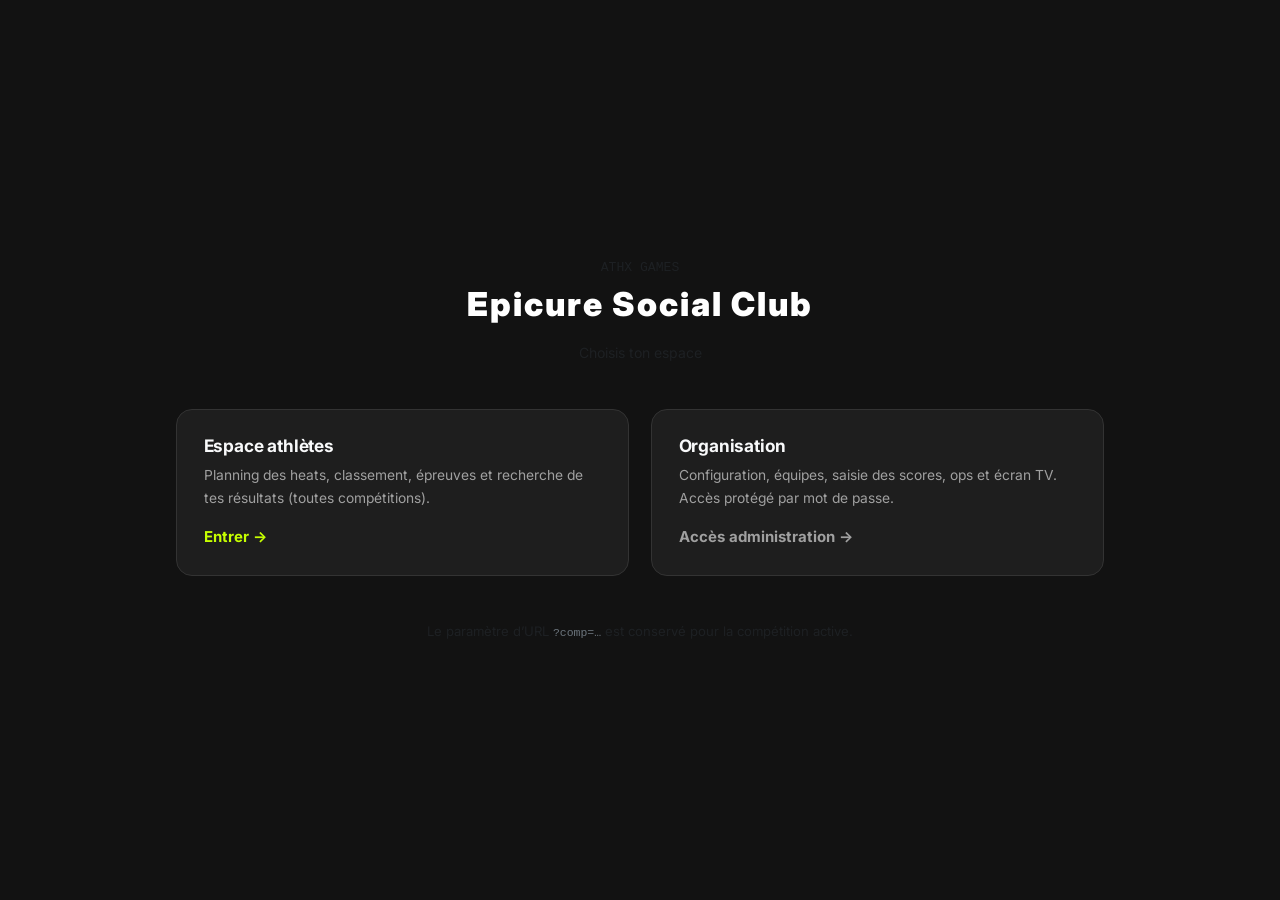
<file: index.html>
﻿<!doctype html>
<html lang="fr">
  <head>
    <meta charset="UTF-8" />
    <meta name="viewport" content="width=device-width, initial-scale=1.0" />
    <title>ATHX · Epicure</title>
    <link href="https://cdn.jsdelivr.net/npm/bootstrap@5.3.3/dist/css/bootstrap.min.css" rel="stylesheet" crossorigin="anonymous" />
    <link rel="stylesheet" href="./assets/css/styles.css" />
    <link rel="stylesheet" href="./assets/css/admin-bootstrap.css" />
    <style>
      .gate-hero { min-height: 100vh; display: flex; flex-direction: column; justify-content: center; }
      .gate-title { font-size: clamp(1.5rem, 4vw, 2.2rem); font-weight: 900; letter-spacing: 0.06em; }
      .gate-card { border-radius: 16px; border: 1px solid var(--border); background: var(--card); padding: 1.75rem; height: 100%; transition: border-color 0.2s, box-shadow 0.2s; }
      .gate-card:hover { border-color: var(--accent-border); box-shadow: 0 8px 32px rgba(0,0,0,.35); }
      .gate-card h2 { font-size: 1.15rem; margin-bottom: 0.5rem; }
      .gate-card p { font-size: 0.92rem; color: var(--muted); margin-bottom: 1rem; }
      .gate-link { display: inline-block; font-weight: 700; text-decoration: none; }
    </style>
  </head>
  <body>
    <div class="container gate-hero py-5">
      <div class="text-center mb-4 mb-md-5">
        <div class="font-monospace text-muted small text-uppercase letter-spacing-2 mb-2">ATHX Games</div>
        <h1 class="gate-title">Epicure Social Club</h1>
        <p class="text-muted mt-2 mb-0">Choisis ton espace</p>
      </div>
      <div class="row g-4 justify-content-center">
        <div class="col-12 col-md-6 col-lg-5">
          <div class="gate-card">
            <h2 class="text-light">Espace athlètes</h2>
            <p>Planning des heats, classement, épreuves et recherche de tes résultats (toutes compétitions).</p>
            <a class="gate-link" style="color: var(--accent)" href="./portail.html">Entrer →</a>
          </div>
        </div>
        <div class="col-12 col-md-6 col-lg-5">
          <div class="gate-card">
            <h2 class="text-light">Organisation</h2>
            <p>Configuration, équipes, saisie des scores, ops et écran TV. Accès protégé par mot de passe.</p>
            <a class="gate-link" style="color: var(--muted)" href="./admin.html">Accès administration →</a>
          </div>
        </div>
      </div>
      <p class="text-center small text-muted mt-5 mb-0">
        Le paramètre d’URL <code class="text-secondary">?comp=…</code> est conservé pour la compétition active.
      </p>
    </div>
    <script src="https://cdn.jsdelivr.net/npm/bootstrap@5.3.3/dist/js/bootstrap.bundle.min.js" crossorigin="anonymous"></script>
    <script src="./assets/js/data.js"></script>
    <script>
      (function preserveComp() {
        const ref = typeof AthxStore.getCompetitionRefFromUrl === "function" ? AthxStore.getCompetitionRefFromUrl() : null;
        if (!ref) return;
        document.querySelectorAll('a[href$="portail.html"], a[href$="admin.html"]').forEach((a) => {
          try {
            const u = new URL(a.getAttribute("href"), window.location.href);
            u.searchParams.set("comp", ref);
            a.setAttribute("href", u.pathname + u.search);
          } catch (_) {}
        });
      })();
    </script>
  </body>
</html>
</file>
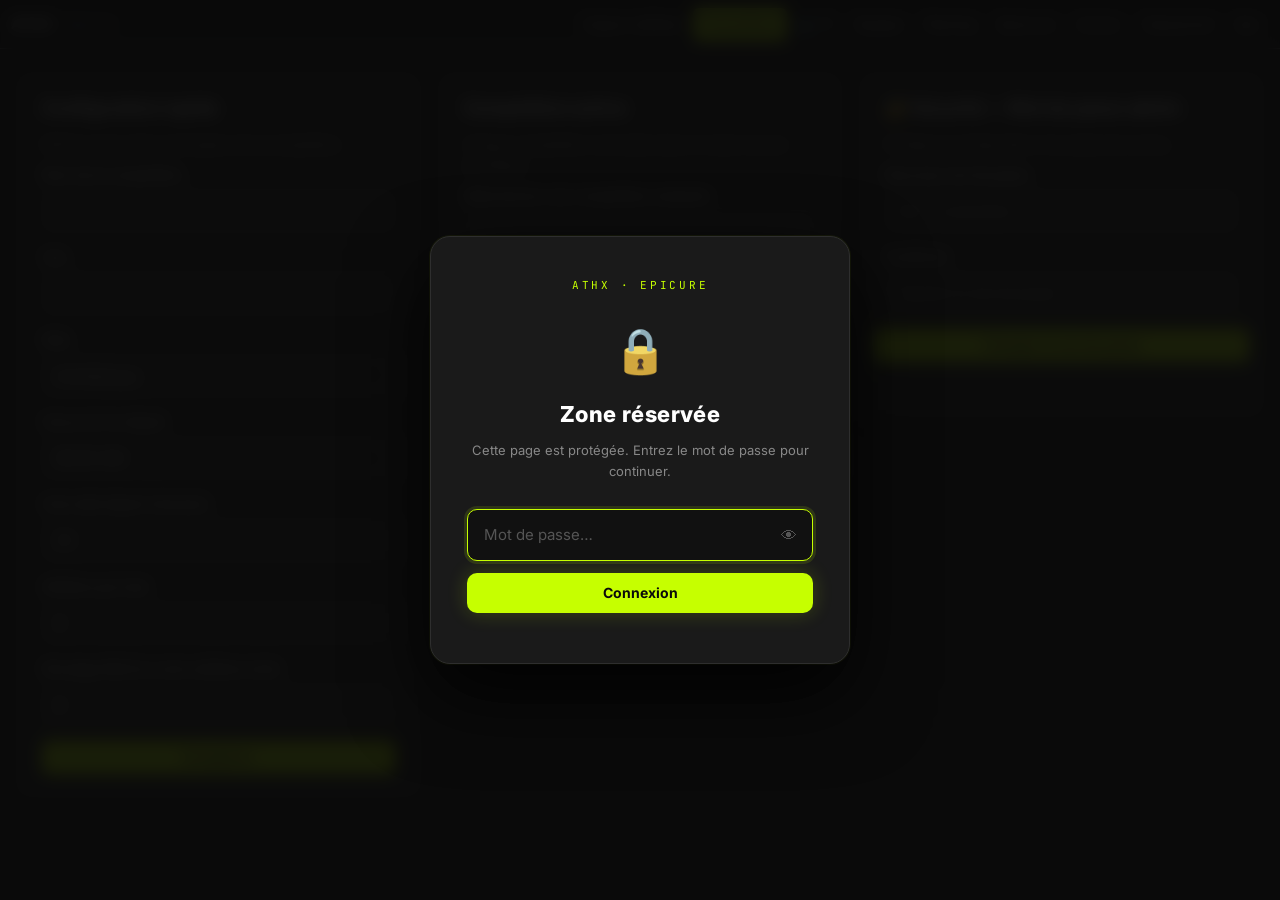
<file: admin.html>
<!doctype html>
<html lang="fr">
  <head>
    <meta charset="UTF-8" />
    <meta name="viewport" content="width=device-width, initial-scale=1.0" />
    <title>ATHX Epicure — Administration</title>
    <link href="https://cdn.jsdelivr.net/npm/bootstrap@5.3.3/dist/css/bootstrap.min.css" rel="stylesheet" crossorigin="anonymous" />
    <link rel="stylesheet" href="./assets/css/styles.css" />
    <link rel="stylesheet" href="./assets/css/admin-bootstrap.css" />
    <link rel="stylesheet" href="./assets/css/auth.css" />
  </head>
  <body>
    <nav class="navbar navbar-expand-md navbar-dark border-bottom border-secondary admin-navbar">
      <div class="container-fluid">
        <a class="navbar-brand" href="./index.html" title="Accueil public"><span class="fw-bold">ATHX</span> <span class="text-secondary" style="font-size:0.88rem">· Epicure</span></a>
        <button class="navbar-toggler" type="button" data-bs-toggle="collapse" data-bs-target="#adminNav" aria-controls="adminNav" aria-expanded="false" aria-label="Menu">
          <span class="navbar-toggler-icon"></span>
        </button>
        <div class="collapse navbar-collapse" id="adminNav">
          <ul class="navbar-nav ms-md-auto flex-wrap py-2 py-md-0">
            <li class="nav-item"><a class="nav-link" href="./portail.html">Espace athlètes</a></li>
            <li class="nav-item"><a class="nav-link active" href="./admin.html">Paramètres</a></li>
            <li class="nav-item"><a class="nav-link" href="./tv.html" target="_blank" rel="noopener noreferrer">📺 TV</a></li>
            <li class="nav-item"><a class="nav-link" href="./equipes.html">Équipes</a></li>
            <li class="nav-item"><a class="nav-link" href="./planning.html">Planning</a></li>
            <li class="nav-item"><a class="nav-link" href="./epreuves.html">Épreuves</a></li>
            <li class="nav-item"><a class="nav-link" href="./scores.html">Scores</a></li>
            <li class="nav-item"><a class="nav-link" href="./classement.html">Classement</a></li>
            <li class="nav-item"><a class="nav-link" href="./ops.html">Ops</a></li>
          </ul>
        </div>
      </div>
    </nav>

    <main class="container-fluid px-2 px-sm-3 py-3 py-md-4">
      <div class="row g-3">
        <div class="col-12 col-lg-4">
      <section class="card">
        <h2>Configuration rapide</h2>
        <p class="muted">
          Définis ici les infos principales de la compétition.
        </p>
        <form id="config-form">
          <label>Nom de la compétition <input id="name" required /></label>
          <label>Lieu <input id="location" /></label>
          <label>Date <input id="date" type="date" /></label>
          <label>Heure du 1er départ <input id="start-time" type="time" value="08:00" /></label>
          <label>Intervalle départ (minutes) <input id="interval" type="number" min="1" value="20" /></label>
          <label>Athlètes par heat <input id="athletes-per-heat" type="number" min="1" value="2" /></label>
          <label>Décalage MetCon entre athlètes (min)
            <input id="metcon-stagger" type="number" min="0" step="1" value="2" title="Délai en minutes entre chaque athlète d'un même heat pour le MetCon X (équipement partagé)" />
          </label>
          <button class="primary" type="submit">Enregistrer</button>
        </form>
      </section>
        </div>

        <div class="col-12 col-lg-4">
      <section class="card">
        <h2>Compétition active</h2>
        <p class="muted">Chaque compétition est isolée dans le cloud via son identifiant.</p>
        <div class="row">
          <label>
            Sélectionner une compétition existante
            <select id="competition-select"></select>
          </label>
          <button id="competition-refresh" type="button">Rafraîchir la liste</button>
          <button id="competition-open-selected" type="button" class="primary">Ouvrir la sélection</button>
        </div>
        <form id="competition-form">
          <label>ID compétition (slug) <input id="competition-ref" placeholder="ex: epicure-2026" /></label>
          <div class="row">
            <button class="primary" type="submit">Créer / ouvrir cette compétition</button>
          </div>
        </form>
        <p id="competition-current" class="muted"></p>
        <p id="competition-list-status" class="muted"></p>
      </section>
        </div>

        <div class="col-12 col-lg-4">
      <section class="card">
        <h2>🔐 Sécurité — Mot de passe admin</h2>
        <p class="muted">Protège la configuration et la saisie de scores.</p>
        <form id="password-form">
          <label>Nouveau mot de passe
            <input type="password" id="new-password" placeholder="Min. 4 caractères" autocomplete="new-password" />
          </label>
          <label>Confirmer
            <input type="password" id="confirm-password" placeholder="Répéter le mot de passe" autocomplete="new-password" />
          </label>
          <div class="row">
            <button class="primary" type="submit">Changer le mot de passe</button>
          </div>
          <p id="password-status" class="muted" style="min-height:18px"></p>
        </form>
      </section>
        </div>
      </div>
    </main>

    <script src="https://cdn.jsdelivr.net/npm/bootstrap@5.3.3/dist/js/bootstrap.bundle.min.js" crossorigin="anonymous"></script>
    <script src="./assets/js/auth.js"></script>
    <script src="./assets/js/data.js"></script>
    <script>
      const form = document.querySelector("#config-form");
      const nameInput = document.querySelector("#name");
      const locationInput = document.querySelector("#location");
      const dateInput = document.querySelector("#date");
      const startTimeInput = document.querySelector("#start-time");
      const intervalInput = document.querySelector("#interval");
      const perHeatInput = document.querySelector("#athletes-per-heat");
      const metconStaggerInput = document.querySelector("#metcon-stagger");
      const competitionForm = document.querySelector("#competition-form");
      const competitionRefInput = document.querySelector("#competition-ref");
      const competitionCurrent = document.querySelector("#competition-current");
      const competitionSelect = document.querySelector("#competition-select");
      const competitionRefreshBtn = document.querySelector("#competition-refresh");
      const competitionOpenSelectedBtn = document.querySelector("#competition-open-selected");
      const competitionListStatus = document.querySelector("#competition-list-status");

      function refresh() {
        const state = AthxStore.loadState();
        nameInput.value = state.config.competitionName || "";
        locationInput.value = state.config.location || "";
        dateInput.value = state.config.date || "";
        startTimeInput.value = state.config.startTime || "08:00";
        intervalInput.value = Number(state.config.heatIntervalMinutes || 20);
        perHeatInput.value = Number(state.config.athletesPerHeat || 2);
        metconStaggerInput.value = Number(state.config.metconStaggerMinutes ?? 2);
        const activeRef = AthxStore.getRemoteConfig().projectRef;
        competitionRefInput.value = activeRef;
        competitionCurrent.textContent = `Compétition active : ${activeRef}`;
      }

      function goToCompetition(ref) {
        const safe = AthxStore.sanitizeCompetitionRef(ref);
        const target = AthxStore.buildCompetitionUrl(safe, false);
        window.location.href = target;
      }

      async function refreshCompetitionList() {
        try {
          competitionListStatus.textContent = "Chargement des compétitions...";
          const items = await AthxStore.listCompetitions();
          const active = AthxStore.getRemoteConfig().projectRef;
          const allIds = Array.from(new Set([active, ...items.map((x) => x.id).filter(Boolean)]));
          competitionSelect.innerHTML = allIds
            .map((id) => {
              const row = items.find((x) => x.id === id);
              const dt = row?.updatedAt ? ` (maj ${new Date(row.updatedAt).toLocaleString()})` : "";
              const selected = id === active ? "selected" : "";
              return `<option value="${id}" ${selected}>${id}${dt}</option>`;
            })
            .join("");
          competitionListStatus.textContent = `${allIds.length} compétition(s) disponible(s).`;
        } catch (err) {
          competitionListStatus.textContent = `Erreur liste compétitions: ${err.message || err}`;
        }
      }

      form.addEventListener("submit", async (e) => {
        e.preventDefault();
        const state = AthxStore.loadState();
        state.config.competitionName = nameInput.value.trim();
        state.config.location = locationInput.value.trim();
        state.config.date = dateInput.value;
        state.config.startTime = startTimeInput.value || "08:00";
        state.config.heatIntervalMinutes = Number(intervalInput.value || 20);
        state.config.athletesPerHeat = Number(perHeatInput.value || 2);
        state.config.metconStaggerMinutes = Number(metconStaggerInput.value ?? 2);
        AthxStore.saveState(state);
        try {
          await AthxStore.pushRemote(state);
        } catch (err) {
          console.error("Erreur de sauvegarde cloud immédiate", err);
          alert(`Configuration enregistrée localement en mémoire, mais échec cloud: ${err.message || err}`);
        }
        refresh();
      });

      competitionForm.addEventListener("submit", (e) => {
        e.preventDefault();
        goToCompetition(competitionRefInput.value);
      });

      competitionRefreshBtn.addEventListener("click", () => {
        refreshCompetitionList();
      });

      competitionOpenSelectedBtn.addEventListener("click", () => {
        if (!competitionSelect.value) return;
        goToCompetition(competitionSelect.value);
      });

      async function bootstrapCloud() {
        try {
          await AthxStore.whenCloudReady();
        } catch (_) {}
        refresh();
        refreshCompetitionList();
      }

      document.querySelector("#password-form")?.addEventListener("submit", async (e) => {
        e.preventDefault();
        const np  = document.querySelector("#new-password").value;
        const cp  = document.querySelector("#confirm-password").value;
        const st  = document.querySelector("#password-status");
        if (np !== cp) { st.style.color = "var(--danger)"; st.textContent = "Les mots de passe ne correspondent pas."; return; }
        try {
          await AthxAuth.changePassword(np);
          st.style.color = "var(--ok)";
          st.textContent = "✓ Mot de passe mis à jour.";
          document.querySelector("#new-password").value = "";
          document.querySelector("#confirm-password").value = "";
          setTimeout(() => { st.textContent = ""; }, 4000);
        } catch (err) {
          st.style.color = "var(--danger)";
          st.textContent = err.message;
        }
      });

      AthxAuth.requireAuth({ onSuccess: () => {
        bootstrapCloud();
        injectLogoutBtn();
      }});
    </script>
  </body>
</html>
</file>
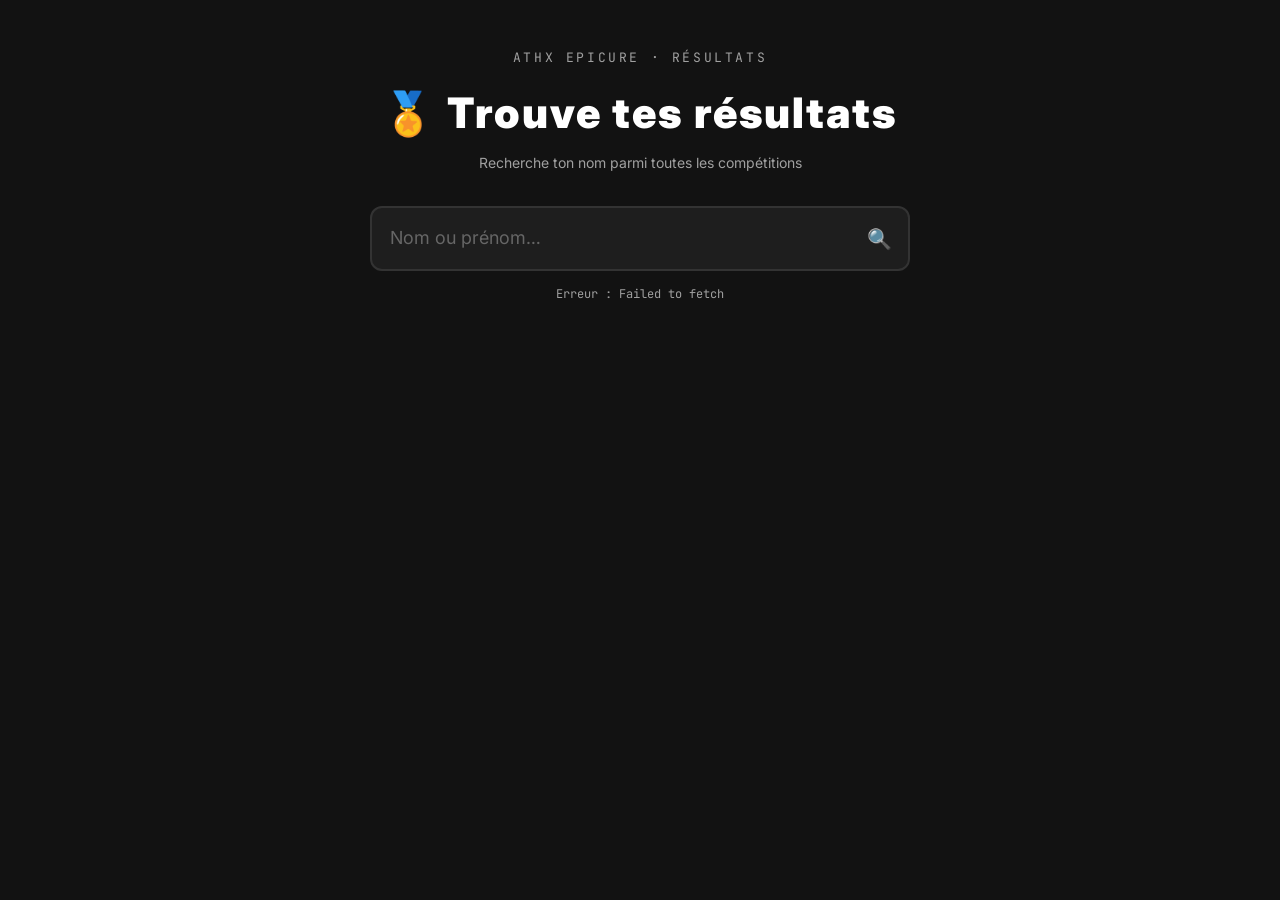
<file: athlete.html>
<!doctype html>
<html lang="fr">
  <head>
    <meta charset="UTF-8" />
    <meta name="viewport" content="width=device-width, initial-scale=1.0" />
    <title>ATHX Epicure — Résultats Athlète</title>
    <link href="https://cdn.jsdelivr.net/npm/bootstrap@5.3.3/dist/css/bootstrap.min.css" rel="stylesheet" crossorigin="anonymous" />
    <link rel="stylesheet" href="./assets/css/styles.css" />
    <link rel="stylesheet" href="./assets/css/admin-bootstrap.css" />
    <style>
      /* ── Page layout ───────────────────────────────────────────── */
      body { min-height: 100vh; }

      #hero {
        text-align: center;
        padding: 48px 24px 32px;
      }
      .hero-logo {
        font-size: 13px; font-family: var(--mono);
        letter-spacing: .2em; color: var(--muted);
        text-transform: uppercase; margin-bottom: 10px;
      }
      .hero-title {
        font-size: clamp(24px, 5vw, 42px);
        font-weight: 900; letter-spacing: .05em;
        color: var(--text); margin-bottom: 6px;
      }
      .hero-sub { font-size: 14px; color: var(--muted); margin-bottom: 32px; }

      /* ── Search box ─────────────────────────────────────────────── */
      #search-wrap {
        position: relative;
        max-width: 540px;
        margin: 0 auto 14px;
      }
      #search-input {
        width: 100%;
        padding: 16px 52px 16px 18px;
        font-size: 18px;
        background: var(--surface);
        border: 2px solid var(--border);
        border-radius: 12px;
        color: var(--text);
        transition: border-color .2s, box-shadow .2s;
      }
      #search-input:focus {
        outline: none;
        border-color: var(--accent);
        box-shadow: 0 0 0 4px rgba(198,255,0,.12);
      }
      #search-icon {
        position: absolute; right: 18px; top: 50%;
        transform: translateY(-50%);
        font-size: 20px; color: var(--muted); pointer-events: none;
      }

      /* Autocomplete dropdown */
      #autocomplete {
        position: absolute; left: 0; right: 0; top: 100%;
        margin-top: 4px;
        background: var(--surface); border: 1px solid var(--border);
        border-radius: 10px; z-index: 100;
        max-height: 280px; overflow-y: auto;
        box-shadow: 0 8px 32px rgba(0,0,0,.4);
        display: none;
      }
      #autocomplete.open { display: block; }
      .ac-item {
        padding: 10px 16px;
        cursor: pointer;
        display: flex; align-items: center; gap: 10px;
        font-size: 14px;
        transition: background .1s;
        border-bottom: 1px solid var(--border);
      }
      .ac-item:last-child { border-bottom: none; }
      .ac-item:hover, .ac-item.focused { background: rgba(255,255,255,.05); }
      .ac-name { font-weight: 700; color: var(--text); flex: 1; }
      .ac-meta { font-size: 11px; font-family: var(--mono); color: var(--muted); }
      .ac-comp { font-size: 11px; color: var(--accent); font-family: var(--mono); }
      .ac-empty { padding: 14px 16px; color: var(--muted); font-size: 13px; text-align: center; }

      #search-status { font-size: 12px; font-family: var(--mono); color: var(--muted); text-align: center; }

      /* ── Results area ───────────────────────────────────────────── */
      #results { max-width: 860px; margin: 0 auto; padding: 0 16px 60px; }

      /* ── Athlete card ───────────────────────────────────────────── */
      .ath-card {
        background: var(--card); border: 1px solid var(--border);
        border-radius: 16px; overflow: hidden;
        margin-bottom: 28px;
        animation: fadeUp .3s ease;
      }
      /* fadeIn → utilise @keyframes fadeUp de styles.css */

      .ath-card-head {
        padding: 20px 24px;
        background: rgba(255,255,255,.03);
        border-bottom: 1px solid var(--border);
        display: flex; align-items: center; gap: 16px; flex-wrap: wrap;
      }
      .ath-avatar {
        width: 52px; height: 52px; border-radius: 50%;
        background: var(--accent); color: #0A0A0A;
        font-weight: 900; font-size: 20px;
        display: flex; align-items: center; justify-content: center;
        flex-shrink: 0; letter-spacing: .04em;
      }
      .ath-name-block { flex: 1; }
      .ath-last  { font-size: 24px; font-weight: 900; color: var(--text); letter-spacing: .05em; line-height: 1; }
      .ath-first { font-size: 15px; color: var(--text); margin-top: 2px; font-weight: 600; }
      .ath-badges { display: flex; gap: 8px; flex-wrap: wrap; align-items: center; }
      /* badges → utilise .cat-badge .cat-* depuis styles.css */
      .badge {
        font-family: var(--mono); font-size: 11px;
        padding: 3px 9px; border-radius: 20px; border: 1px solid transparent;
      }
      .badge-Lite  { background: rgba(96,165,250,.15);  color: #60A5FA;  border-color: rgba(96,165,250,.3); }
      .badge-ATHX  { background: rgba(198,255,0,.12);   color: var(--accent); border-color: rgba(198,255,0,.3); }
      .badge-Pro   { background: rgba(248,113,113,.15); color: #F87171;  border-color: rgba(248,113,113,.3); }
      .badge-Femme { background: rgba(244,114,182,.1);  color: #F472B6;  border-color: rgba(244,114,182,.3); }
      .badge-Homme { background: rgba(96,165,250,.1);   color: #60A5FA;  border-color: rgba(96,165,250,.3); }
      .badge-comp  { background: rgba(198,255,0,.08);   color: var(--accent); border-color: rgba(198,255,0,.25); }

      /* ── Competition block ──────────────────────────────────────── */
      .comp-block { padding: 20px 24px; }
      .comp-head {
        display: flex; align-items: center; gap: 12px;
        margin-bottom: 18px; flex-wrap: wrap;
      }
      .comp-name { font-size: 15px; font-weight: 700; color: var(--text); flex: 1; }
      .comp-date { font-size: 12px; font-family: var(--mono); color: var(--muted); }

      /* ── Rank podium ────────────────────────────────────────────── */
      .rank-podium {
        display: flex; align-items: center; gap: 14px;
        padding: 14px 18px;
        background: rgba(255,255,255,.03);
        border: 1px solid var(--border);
        border-radius: 10px;
        margin-bottom: 18px;
      }
      .rank-medal { font-size: 32px; line-height: 1; }
      .rank-info { flex: 1; }
      .rank-label { font-size: 11px; font-family: var(--mono); color: var(--muted); text-transform: uppercase; letter-spacing: .08em; }
      .rank-num { font-size: 38px; font-weight: 900; line-height: 1; }
      .rank-num.r1 { color: #FFD700; }
      .rank-num.r2 { color: #C0C0C0; }
      .rank-num.r3 { color: #CD7F32; }
      .rank-num.rN { color: var(--accent); }
      .rank-total { font-size: 12px; font-family: var(--mono); color: var(--muted); margin-top: 2px; }
      .rank-heat  { font-family: var(--mono); font-size: 13px; color: var(--accent); font-weight: 700; }

      /* ── Zone scores ────────────────────────────────────────────── */
      .zone-scores { display: flex; flex-direction: column; gap: 10px; }
      .zone-row {
        display: flex; align-items: center; gap: 12px;
        padding: 12px 16px;
        background: rgba(255,255,255,.02);
        border: 1px solid var(--border);
        border-radius: 8px;
        transition: border-color .2s;
      }
      .zone-row:hover { border-color: rgba(255,255,255,.1); }
      .zone-icon { font-size: 20px; width: 28px; text-align: center; flex-shrink: 0; }
      .zone-name { font-size: 13px; font-weight: 600; color: var(--text); flex: 1; min-width: 120px; }
      .zone-score-val {
        font-family: var(--mono); font-size: 15px; font-weight: 700;
        color: var(--text); min-width: 100px; text-align: right;
      }
      .zone-score-val.dnf { color: #F87171; }
      .zone-rank {
        font-family: var(--mono); font-size: 12px; font-weight: 700;
        min-width: 48px; text-align: center;
        padding: 3px 8px; border-radius: 20px;
        border: 1px solid rgba(255,255,255,.08);
        color: var(--muted);
      }
      .zone-rank.best  { background: rgba(198,255,0,.12); border-color: rgba(198,255,0,.3); color: var(--accent); }
      .zone-rank.r1    { background: rgba(255,215,0,.12); border-color: rgba(255,215,0,.4);  color: #FFD700; }
      .zone-rank.r2    { background: rgba(192,192,192,.1); border-color: rgba(192,192,192,.3); color: #C0C0C0; }
      .zone-rank.r3    { background: rgba(205,127,50,.1); border-color: rgba(205,127,50,.3); color: #CD7F32; }
      .zone-no-score   { font-size: 12px; color: var(--muted); font-style: italic; }

      /* Sub-values (Strength) */
      .zone-subvals {
        font-size: 11px; font-family: var(--mono); color: var(--muted);
        display: flex; gap: 8px; flex-wrap: wrap;
      }

      /* ── Progress bar (completions) ─────────────────────────────── */
      .completion-bar {
        display: flex; align-items: center; gap: 8px;
        margin-top: 14px; font-size: 12px;
        font-family: var(--mono); color: var(--muted);
      }
      .completion-dots { display: flex; gap: 5px; }
      .completion-dot  {
        width: 10px; height: 10px; border-radius: 50%;
        background: rgba(255,255,255,.12);
      }
      .completion-dot.done { background: var(--accent); }

      /* ── No result / Loader → utilise .empty-state, .spinner de styles.css ── */
      .empty-state { padding: 60px 24px; font-size: 14px; }
      .empty-icon  { font-size: 48px; margin-bottom: 12px; }

      .loader {
        text-align: center; padding: 40px;
        font-family: var(--mono); font-size: 13px; color: var(--muted);
      }
      .loader .spinner { width: 24px; height: 24px; border-width: 3px; margin-right: 10px; }
    </style>
  </head>
  <body>
    <div id="hero">
      <div class="hero-logo">ATHX Epicure · Résultats</div>
      <div class="hero-title">🏅 Trouve tes résultats</div>
      <div class="hero-sub">Recherche ton nom parmi toutes les compétitions</div>

      <div id="search-wrap">
        <input type="text" id="search-input" placeholder="Nom ou prénom…" autocomplete="off" spellcheck="false" />
        <span id="search-icon">🔍</span>
        <div id="autocomplete"></div>
      </div>
      <div id="search-status">Chargement des données…</div>
    </div>

    <div id="results"></div>

    <script src="./assets/js/data.js"></script>
    <script>
    // ══════════════════════════════════════════════════════════
    //  CONSTANTES
    // ══════════════════════════════════════════════════════════
    const SUPABASE_URL  = "https://exxbcrbafrzkhcvwkffg.supabase.co";
    const SUPABASE_KEY  = "sb_publishable_TiwXEH-JopQejQ0I04r9MQ_ieo5y9Ko";
    const TIMECAP_OFF   = 100000;

    const ZONE_META = {
      ev_warmup:    { icon:"🏃", color:"#9CA3AF" },
      ev_strength:  { icon:"🏋️", color:"#F5C030" },
      ev_refuel:    { icon:"🥤", color:"#34D399" },
      ev_endurance: { icon:"🚴", color:"#4ADE80" },
      ev_recovery:  { icon:"🧊", color:"#818CF8" },
      ev_metcon:    { icon:"⏱️", color:"#00BFFF" },
    };

    const MEDALS = ["🥇","🥇","🥈","🥉"];

    // ══════════════════════════════════════════════════════════
    //  FETCH TOUTES LES COMPÉTITIONS
    // ══════════════════════════════════════════════════════════
    let allCompStates = []; // [{ id, state, updatedAt }]
    let athleteIndex  = []; // [{ key, lastName, firstName, category, gender, compId, compName, compDate, teamId }]

    async function supaFetch(path) {
      const res = await fetch(`${SUPABASE_URL}/rest/v1/${path}`, {
        headers: { apikey: SUPABASE_KEY, Authorization: `Bearer ${SUPABASE_KEY}` }
      });
      if (!res.ok) throw new Error(`Supabase ${res.status}: ${await res.text()}`);
      return res.json();
    }

    async function loadAllCompetitions() {
      // 1. Lister toutes les compétitions
      const comps = await supaFetch("competition_states?select=id,updated_at&order=updated_at.desc&limit=200");
      if (!comps.length) return;

      // 2. Charger tous les états en parallèle
      const results = await Promise.allSettled(
        comps.map(c =>
          supaFetch(`competition_states?id=eq.${encodeURIComponent(c.id)}&select=state,updated_at&limit=1`)
            .then(rows => ({ id: c.id, state: rows[0]?.state||null, updatedAt: rows[0]?.updated_at||null }))
        )
      );

      allCompStates = results
        .filter(r => r.status === "fulfilled" && r.value.state)
        .map(r => r.value);

      // 3. Construire l'index des athlètes
      athleteIndex = [];
      allCompStates.forEach(({ id: compId, state, updatedAt }) => {
        const compName = state.config?.competitionName || compId;
        const compDate = state.config?.date || "";
        (state.teams || []).forEach(team => {
          const last  = (team.lastName  || "").toUpperCase();
          const first = team.firstName  || "";
          const key   = `${last} ${first}`.trim();
          if (!key) return;
          athleteIndex.push({
            key, last, first,
            category: team.category || "—",
            gender:   team.gender   || "",
            compId, compName, compDate, updatedAt,
            teamId: team.id,
          });
        });
      });

      const total = athleteIndex.length;
      const compsCount = allCompStates.length;
      document.getElementById("search-status").textContent =
        `${total} athlète${total>1?"s":""} dans ${compsCount} compétition${compsCount>1?"s":""}`;
    }

    // ══════════════════════════════════════════════════════════
    //  SEARCH & AUTOCOMPLETE
    // ══════════════════════════════════════════════════════════
    const searchInput  = document.getElementById("search-input");
    const acBox        = document.getElementById("autocomplete");
    let acFocusIdx     = -1;

    function normalize(s) { return s.toLowerCase().normalize("NFD").replace(/\p{Diacritic}/gu,""); }

    function searchAthletes(query) {
      if (!query || query.length < 2) return [];
      const q = normalize(query);
      // Dédupe par nom unique (last|first) — un seul résultat par athlète
      const seen = new Set();
      return athleteIndex.filter(a => {
        const nameKey = `${normalize(a.last)}|${normalize(a.first)}`;
        if (seen.has(nameKey)) return false;
        const match = normalize(a.key).includes(q);
        if (match) seen.add(nameKey);
        return match;
      }).slice(0, 20);
    }

    function renderAC(items) {
      acFocusIdx = -1;
      if (!items.length) {
        acBox.innerHTML = `<div class="ac-empty">Aucun athlète trouvé</div>`;
        acBox.classList.add("open");
        return;
      }
      acBox.innerHTML = items.map((a, i) => `
        <div class="ac-item" data-idx="${i}" tabindex="-1">
          <div>
            <div class="ac-name">${a.last} ${a.first}</div>
            <div class="ac-meta">${a.category} · ${a.gender}</div>
          </div>
        </div>`).join("");
      acBox.classList.add("open");

      acBox.querySelectorAll(".ac-item").forEach((el, i) => {
        el.addEventListener("mousedown", (e) => { e.preventDefault(); pickAthlete(items[i]); });
      });
    }

    function pickAthlete(entry) {
      searchInput.value = `${entry.last} ${entry.first}`;
      acBox.classList.remove("open");
      showAthleteResults(entry.last, entry.first);
    }

    searchInput.addEventListener("input", () => {
      const q = searchInput.value.trim();
      if (q.length < 2) { acBox.classList.remove("open"); return; }
      renderAC(searchAthletes(q));
    });

    searchInput.addEventListener("keydown", (e) => {
      const items = acBox.querySelectorAll(".ac-item");
      if (e.key === "ArrowDown") {
        e.preventDefault();
        acFocusIdx = Math.min(acFocusIdx+1, items.length-1);
        items.forEach((el,i)=>el.classList.toggle("focused",i===acFocusIdx));
      } else if (e.key === "ArrowUp") {
        e.preventDefault();
        acFocusIdx = Math.max(acFocusIdx-1, 0);
        items.forEach((el,i)=>el.classList.toggle("focused",i===acFocusIdx));
      } else if (e.key === "Enter") {
        e.preventDefault();
        if (acFocusIdx >= 0 && items[acFocusIdx]) {
          items[acFocusIdx].dispatchEvent(new MouseEvent("mousedown",{bubbles:true}));
        } else {
          const q = searchInput.value.trim();
          if (q.length >= 2) showAthleteResults(q);
        }
      } else if (e.key === "Escape") {
        acBox.classList.remove("open");
      }
    });

    document.addEventListener("click", (e) => {
      if (!e.target.closest("#search-wrap")) acBox.classList.remove("open");
    });

    // ══════════════════════════════════════════════════════════
    //  AFFICHAGE DES RÉSULTATS
    // ══════════════════════════════════════════════════════════
    function fmtDate(d) {
      if (!d) return "";
      try { return new Date(d).toLocaleDateString("fr-FR",{day:"numeric",month:"long",year:"numeric"}); }
      catch { return d; }
    }

    function fmtScore(sc, ev) {
      if (!sc) return null;
      if (sc.dnf) return { text:"DNF", isDNF:true };
      if (ev.id === "ev_strength") {
        const sv = sc.subValues || {};
        const sub = [
          sv.press    != null ? `P:${sv.press}kg`    : null,
          sv.squat    != null ? `S:${sv.squat}kg`    : null,
          sv.deadlift != null ? `D:${sv.deadlift}kg` : null,
        ].filter(Boolean);
        const total = sv.press||0 + sv.squat||0 + sv.deadlift||0;
        return { text: sc.performance || `${total} kg`, sub: sub.join(" / "), isDNF:false };
      }
      if (ev.id === "ev_metcon" && sc.timeCapped) {
        return { text:`TC +${sc.reps||0} reps`, isDNF:false, isTC:true };
      }
      return { text: sc.performance || String(sc.rawValue || "—"), isDNF:false };
    }

    function rankClass(r) {
      if (r===1) return "r1";
      if (r===2) return "r2";
      if (r===3) return "r3";
      return "best";
    }

    function showAthleteResults(lastOrFull, firstArg) {
      const resultsEl = document.getElementById("results");
      resultsEl.innerHTML = "";

      // Trouver toutes les entrées correspondant à cet athlète
      let matches;
      if (firstArg !== undefined) {
        const normLast  = normalize(lastOrFull);
        const normFirst = normalize(firstArg);
        matches = athleteIndex.filter(a =>
          normalize(a.last)===normLast && normalize(a.first)===normFirst
        );
      } else {
        const q = normalize(lastOrFull);
        matches = athleteIndex.filter(a => normalize(a.key).includes(q));
      }

      // Dédupe par compId+teamId
      const seen = new Set();
      matches = matches.filter(a => {
        const k = `${a.compId}:${a.teamId}`;
        if (seen.has(k)) return false;
        seen.add(k); return true;
      });

      // Grouper par (last, first) pour fusionner plusieurs compétitions
      const byAthlete = {};
      matches.forEach(a => {
        const k = `${a.last}|${a.first}`;
        if (!byAthlete[k]) byAthlete[k] = [];
        byAthlete[k].push(a);
      });

      if (!Object.keys(byAthlete).length) {
        resultsEl.innerHTML = `<div class="empty-state">
          <div class="empty-icon">🔍</div>
          <div class="empty-title">Aucun résultat</div>
          <div>Aucun athlète correspondant n'a été trouvé.</div>
        </div>`;
        return;
      }

      Object.values(byAthlete).forEach(entries => {
        const initials = (entries[0].last[0]||"") + (entries[0].first[0]||"");
        const cardEl = document.createElement("div");
        cardEl.className = "ath-card";

        // ── En-tête de la carte ──
        const head = document.createElement("div");
        head.className = "ath-card-head";
        head.innerHTML = `
          <div class="ath-avatar">${initials.toUpperCase()}</div>
          <div class="ath-name-block">
            <div class="ath-last">${entries[0].last}</div>
            <div class="ath-first">${entries[0].first}</div>
          </div>
          <div class="ath-badges">
            <span class="badge badge-${entries[0].category}">${entries[0].category}</span>
            ${entries[0].gender ? `<span class="badge badge-${entries[0].gender}">${entries[0].gender}</span>` : ""}
          </div>`;
        cardEl.appendChild(head);

        // ── Une section par compétition ──
        entries.sort((a,b)=>(b.compDate||"").localeCompare(a.compDate||"")).forEach(entry => {
          const compState = allCompStates.find(c=>c.id===entry.compId);
          if (!compState) return;
          const state = compState.state;
          const team  = (state.teams||[]).find(t=>t.id===entry.teamId);
          if (!team) return;

          const ranking     = AthxStore.getRanking(state);
          const myRanking   = ranking.find(r=>r.teamId===entry.teamId);
          const scoredEvents= (state.events||[]).filter(e=>e.scored).sort((a,b)=>a.order-b.order);

          // Calcul du rang dans le groupe (catégorie + genre)
          const groupRanking = ranking.filter(r=>
            r.team.category===team.category && r.team.gender===team.gender && r.scoredCount>0
          );
          let groupRank = null;
          if (myRanking && myRanking.scoredCount > 0) {
            groupRank = groupRanking.findIndex(r=>r.teamId===entry.teamId) + 1;
          }

          // Trouver le heat de l'athlète
          const schedule  = AthxStore.buildHeatSchedule(state);
          const heatEntry = schedule.find(h=>h.athletes.some(a=>a.id===entry.teamId));
          const heatNum   = heatEntry ? `H${heatEntry.heat}` : "";

          const section = document.createElement("div");
          section.className = "comp-block";

          // Nombre de zones scorées avec un score réel
          const scoredCount = myRanking?.scoredCount || 0;

          // ── Build HTML ──
          let rankHtml = "";
          if (groupRank !== null) {
            const medal = groupRank <= 3 ? MEDALS[groupRank] : "";
            const rcls  = `rank-num ${rankClass(groupRank)}`;
            rankHtml = `
              <div class="rank-podium">
                <div class="rank-medal">${medal||"🏅"}</div>
                <div class="rank-info">
                  <div class="rank-label">${team.category} · ${team.gender}</div>
                  <div class="${rcls}">${groupRank}${ordinal(groupRank)}</div>
                  <div class="rank-total">${scoredCount} zone${scoredCount>1?"s":""} scorée${scoredCount>1?"s":""} · total rangs : ${myRanking.total}</div>
                </div>
                ${heatNum ? `<div class="rank-heat">${heatNum}</div>` : ""}
              </div>`;
          } else {
            rankHtml = `<div class="rank-podium">
              <div class="rank-medal">⏳</div>
              <div class="rank-info">
                <div class="rank-label">${team.category} · ${team.gender}</div>
                <div class="rank-num rN">—</div>
                <div class="rank-total">Pas encore de score</div>
              </div>
              ${heatNum ? `<div class="rank-heat">${heatNum}</div>` : ""}
            </div>`;
          }

          // Zones
          const zonesHtml = scoredEvents.map(ev => {
            const sc   = (state.scores||[]).find(s=>s.teamId===entry.teamId && s.eventId===ev.id);
            const meta = ZONE_META[ev.id] || { icon:"📋", color:"#888" };
            const evRank = myRanking?.eventRanks?.find(r=>r.eventId===ev.id)?.rank ?? null;

            if (!sc) {
              return `<div class="zone-row">
                <span class="zone-icon">${meta.icon}</span>
                <span class="zone-name">${ev.name.replace(" Zone","")}</span>
                <span class="zone-no-score">Pas de score</span>
              </div>`;
            }

            const fmt    = fmtScore(sc, ev);
            const rCls   = evRank ? rankClass(evRank) : "";
            const rankLbl= evRank ? `#${evRank}` : "—";

            let subLine = "";
            if (ev.id==="ev_strength" && fmt?.sub) {
              subLine = `<div class="zone-subvals">${fmt.sub}</div>`;
            }

            return `<div class="zone-row" style="border-left:3px solid ${meta.color}40">
              <span class="zone-icon">${meta.icon}</span>
              <div style="flex:1">
                <div class="zone-name">${ev.name.replace(" Zone","")}</div>
                ${subLine}
              </div>
              <span class="zone-score-val ${fmt?.isDNF?"dnf":""}">${fmt?.text||"—"}</span>
              <span class="zone-rank ${rCls}">${rankLbl}</span>
            </div>`;
          }).join("");

          // Barre de complétion
          const dots = scoredEvents.map(ev => {
            const sc = (state.scores||[]).find(s=>s.teamId===entry.teamId && s.eventId===ev.id);
            return `<span class="completion-dot ${sc&&!sc.dnf?"done":""}" title="${ev.name.replace(' Zone','')}"></span>`;
          }).join("");

          section.innerHTML = `
            <div class="comp-head">
              <span class="badge badge-comp">${entry.compId}</span>
              <span class="comp-name">${entry.compName}</span>
              ${entry.compDate ? `<span class="comp-date">${fmtDate(entry.compDate)}</span>` : ""}
            </div>
            ${rankHtml}
            <div class="zone-scores">${zonesHtml}</div>
            <div class="completion-bar">
              <span>Progression :</span>
              <span class="completion-dots">${dots}</span>
              <span>${scoredCount} / ${scoredEvents.length} zone${scoredEvents.length>1?"s":""}</span>
            </div>`;

          cardEl.appendChild(section);
        });

        resultsEl.appendChild(cardEl);
      });
    }

    function ordinal(n) {
      if (n===1) return "er";
      return "ème";
    }

    // ══════════════════════════════════════════════════════════
    //  URL PARAM : ?q=DUPONT
    // ══════════════════════════════════════════════════════════
    function checkUrlQuery() {
      const params = new URLSearchParams(window.location.search);
      const q = params.get("q");
      if (q) {
        searchInput.value = decodeURIComponent(q);
        showAthleteResults(q);
      }
    }

    // ══════════════════════════════════════════════════════════
    //  INIT
    // ══════════════════════════════════════════════════════════
    (async () => {
      try {
        await loadAllCompetitions();
        checkUrlQuery();
      } catch (err) {
        document.getElementById("search-status").textContent = `Erreur : ${err.message}`;
      }
    })();
    </script>
    <script src="https://cdn.jsdelivr.net/npm/bootstrap@5.3.3/dist/js/bootstrap.bundle.min.js" crossorigin="anonymous"></script>
  </body>
</html>
</file>
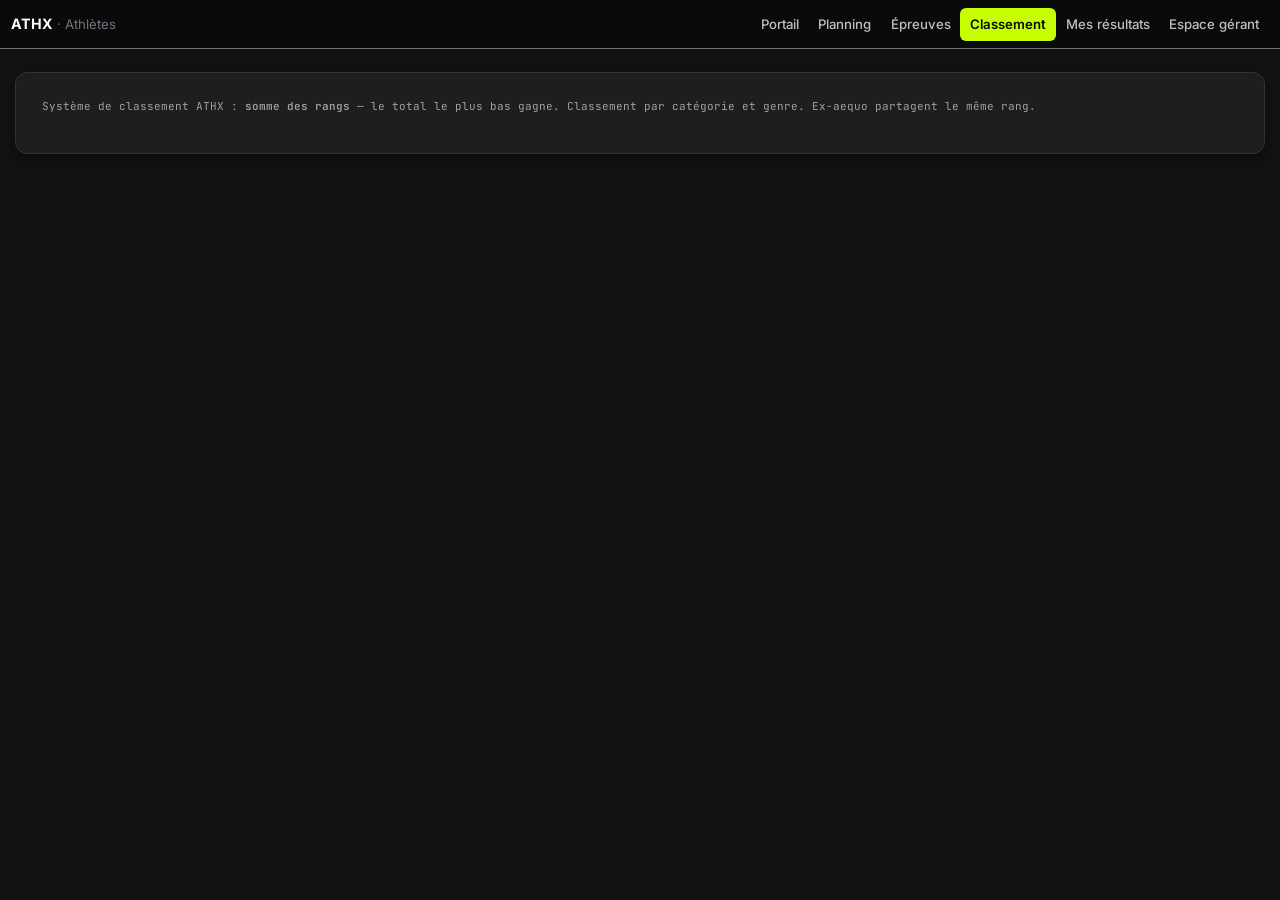
<file: classement.html>
﻿<!doctype html>
<html lang="fr">
  <head>
    <meta charset="UTF-8" />
    <meta name="viewport" content="width=device-width, initial-scale=1.0" />
    <title>ATHX Epicure - Classement</title>
    <link href="https://cdn.jsdelivr.net/npm/bootstrap@5.3.3/dist/css/bootstrap.min.css" rel="stylesheet" crossorigin="anonymous" />
    <link rel="stylesheet" href="./assets/css/styles.css" />
    <link rel="stylesheet" href="./assets/css/admin-bootstrap.css" />
    <style>
      .ranking-table { width: 100%; border-collapse: collapse; }
      .ranking-table th, .ranking-table td { padding: 8px 10px; }
      .ranking-table th { text-align: left; font-size: 12px; font-family: var(--mono); }

      .cat-header td {
        background: rgba(245,192,48,.1);
        color: var(--gold);
        font-family: var(--mono);
        font-size: 11px;
        letter-spacing: .1em;
        text-transform: uppercase;
        padding: 6px 10px;
        border-top: 1px solid rgba(245,192,48,.3);
      }
      .rank-1 td:first-child { color: #f5c030; font-size: 18px; }
      .rank-2 td:first-child { color: #c0c0c0; font-size: 15px; }
      .rank-3 td:first-child { color: #cd7f32; font-size: 14px; }

      .rank-cell {
        font-family: var(--mono);
        font-size: 12px;
        text-align: center;
        color: var(--muted);
      }
      .rank-cell.has-rank { color: var(--foreground); }
      .rank-cell.rank-best { color: var(--gold); font-weight: 700; }

      .total-cell {
        font-family: var(--mono);
        font-weight: 700;
        font-size: 15px;
        color: var(--gold);
      }
      .no-score { color: var(--muted); font-size: 12px; }
      .legend {
        font-size: 11px;
        color: var(--muted);
        font-family: var(--mono);
        margin-bottom: 14px;
        line-height: 1.7;
      }
      .perf-sub {
        font-size: 10px;
        color: var(--muted);
        display: block;
        font-family: var(--mono);
      }
    </style>
  </head>
  <body>
    <nav class="navbar navbar-expand-md navbar-dark border-bottom border-secondary admin-navbar">
      <div class="container-fluid">
        <a class="navbar-brand" href="./index.html"><span class="fw-bold">ATHX</span> <span class="text-secondary" style="font-size:0.88rem">· Athlètes</span></a>
        <button class="navbar-toggler" type="button" data-bs-toggle="collapse" data-bs-target="#athleteNav" aria-controls="athleteNav" aria-expanded="false" aria-label="Menu">
          <span class="navbar-toggler-icon"></span>
        </button>
        <div class="collapse navbar-collapse" id="athleteNav">
          <ul class="navbar-nav ms-md-auto flex-wrap py-2 py-md-0">
            <li class="nav-item"><a class="nav-link" href="./portail.html">Portail</a></li>
            <li class="nav-item"><a class="nav-link" href="./planning.html">Planning</a></li>
            <li class="nav-item"><a class="nav-link" href="./epreuves.html">Épreuves</a></li>
            <li class="nav-item"><a class="nav-link active" href="./classement.html">Classement</a></li>
            <li class="nav-item"><a class="nav-link" href="./athlete.html">Mes résultats</a></li>
            <li class="nav-item"><a class="nav-link text-secondary" href="./admin.html" title="Espace gérant">Espace gérant</a></li>
          </ul>
        </div>
      </div>
    </nav>
    <main class="container-fluid px-2 px-sm-3 py-3 py-md-4">
      <section class="card">
        <div class="legend">
          Système de classement ATHX : <strong style="color:var(--foreground)">somme des rangs</strong> — le total le plus bas gagne.
          Classement par catégorie et genre. Ex-aequo partagent le même rang.
        </div>
        <div id="ranking-root"></div>
      </section>
    </main>
    <script src="./assets/js/data.js"></script>
    <script>
      const root = document.querySelector("#ranking-root");

      function render() {
        const state        = AthxStore.loadState();
        const ranking      = AthxStore.getRanking(state);
        const scoredEvents = state.events.filter((e) => e.scored).sort((a, b) => a.order - b.order);
        root.innerHTML     = "";

        if (!ranking.length) {
          root.innerHTML = `<p class="muted">Aucun athlète enregistré.</p>`;
          return;
        }

        // Regrouper par catégorie/genre
        const groups = {};
        ranking.forEach((r) => {
          const key = `${r.team?.category || "—"}|${r.team?.gender || "—"}`;
          if (!groups[key]) groups[key] = [];
          groups[key].push(r);
        });

        Object.entries(groups).forEach(([key, rows]) => {
          const [cat, genre] = key.split("|");
          const table = document.createElement("table");
          table.className = "ranking-table";

          // En-tête de groupe
          const sepTr = document.createElement("tr");
          sepTr.className = "cat-header";
          sepTr.innerHTML = `<td colspan="${4 + scoredEvents.length}">${cat} — ${genre}</td>`;
          table.appendChild(sepTr);

          // En-tête colonnes
          const thead = document.createElement("thead");
          thead.innerHTML = `<tr>
            <th style="width:36px">#</th>
            <th>Athlète</th>
            <th>Club</th>
            ${scoredEvents.map((e) => `<th style="text-align:center;min-width:80px">${e.name.replace(" Zone","")}</th>`).join("")}
            <th style="text-align:center">Total</th>
          </tr>`;
          table.appendChild(thead);

          const tbody = document.createElement("tbody");

          // Rang relatif au sein du groupe
          let groupRank = 0;
          let prevTotal = null;
          rows.forEach((r, idx) => {
            if (r.scoredCount > 0) {
              if (r.total !== prevTotal) { groupRank = idx + 1; prevTotal = r.total; }
            }

            const tr = document.createElement("tr");
            if (r.scoredCount > 0) {
              if (groupRank === 1) tr.className = "rank-1";
              else if (groupRank === 2) tr.className = "rank-2";
              else if (groupRank === 3) tr.className = "rank-3";
            }

            const rankEmoji = groupRank === 1 ? "🥇" : groupRank === 2 ? "🥈" : groupRank === 3 ? "🥉" : groupRank;
            const name = r.team ? `${r.team.lastName || ""} ${r.team.firstName || ""}`.trim() || r.team.name || "-" : "-";

            const rankCells = scoredEvents.map((ev) => {
              const er = r.eventRanks.find((x) => x.eventId === ev.id);
              // Trouver la performance pour affichage
              const sc = state.scores.find((s) => s.teamId === r.teamId && s.eventId === ev.id);
              const perf = sc?.dnf ? "DNF" : (sc?.performance || "");
              if (!er || er.rank == null) {
                return `<td class="rank-cell">—</td>`;
              }
              // Meilleur rang du groupe pour cet event
              const bestRank = Math.min(...rows.map((rr) => {
                const x = rr.eventRanks.find((e) => e.eventId === ev.id);
                return x?.rank ?? 9999;
              }));
              const isBest = er.rank === bestRank;
              return `<td class="rank-cell ${er.rank ? "has-rank" : ""} ${isBest ? "rank-best" : ""}">
                ${er.rank}${perf ? `<span class="perf-sub">${perf}</span>` : ""}
              </td>`;
            }).join("");

            tr.innerHTML = `
              <td style="font-weight:700">${r.scoredCount > 0 ? rankEmoji : "—"}</td>
              <td>${name}</td>
              <td style="font-size:12px;color:var(--muted)">${r.team?.club || "—"}</td>
              ${rankCells}
              <td class="total-cell" style="text-align:center">${r.scoredCount > 0 ? r.total : '<span class="no-score">–</span>'}</td>
            `;
            tbody.appendChild(tr);
          });

          table.appendChild(tbody);
          const wrap = document.createElement("div");
          wrap.className = "table-responsive";
          wrap.appendChild(table);
          root.appendChild(wrap);
        });
      }

      AthxStore.whenCloudReady()
        .then(() => render())
        .catch((err) => alert(`Cloud indisponible: ${err.message || err}`));
    </script>
    <script src="https://cdn.jsdelivr.net/npm/bootstrap@5.3.3/dist/js/bootstrap.bundle.min.js" crossorigin="anonymous"></script>
  </body>
</html>
</file>
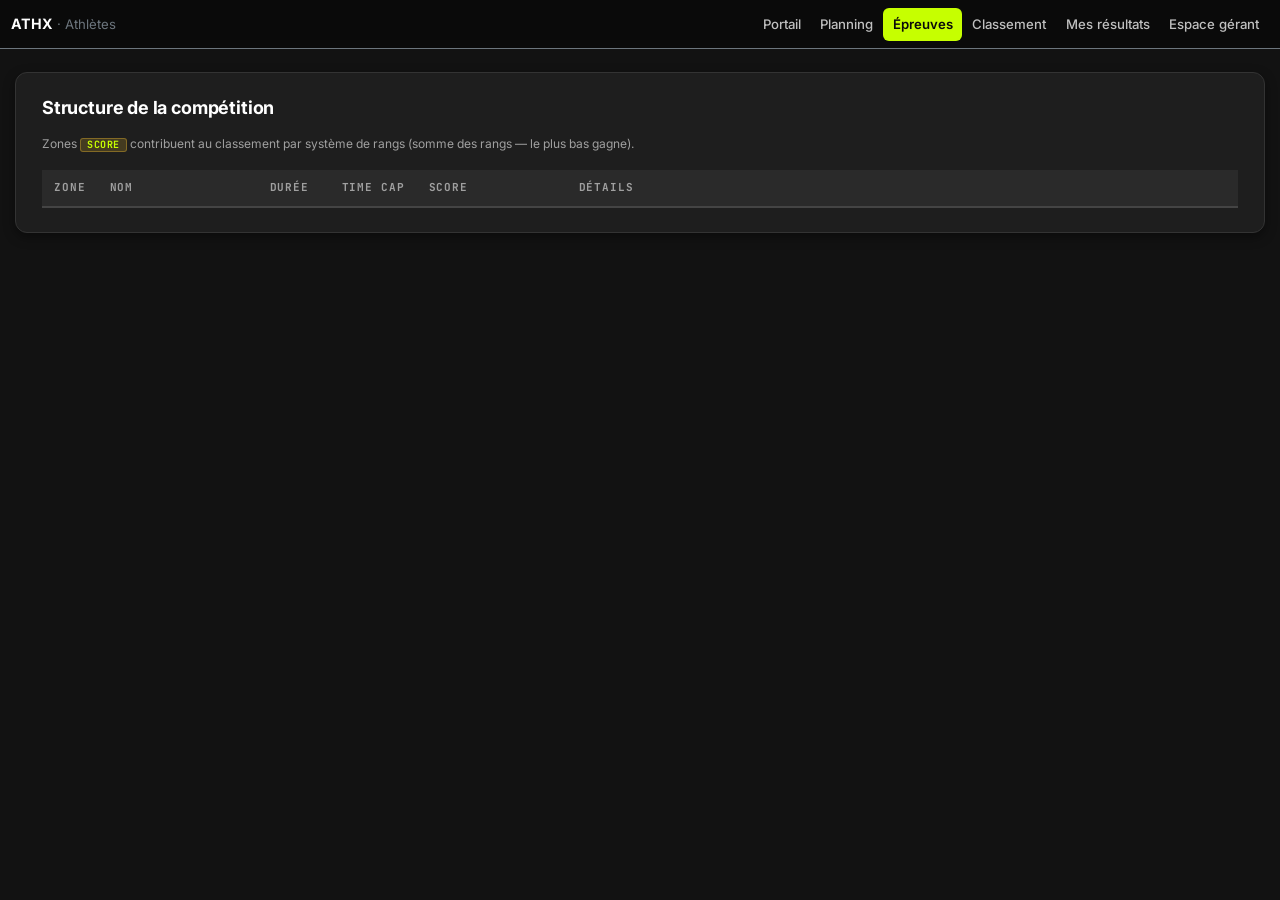
<file: epreuves.html>
﻿<!doctype html>
<html lang="fr">
  <head>
    <meta charset="UTF-8" />
    <meta name="viewport" content="width=device-width, initial-scale=1.0" />
    <title>ATHX Epicure - Épreuves</title>
    <link href="https://cdn.jsdelivr.net/npm/bootstrap@5.3.3/dist/css/bootstrap.min.css" rel="stylesheet" crossorigin="anonymous" />
    <link rel="stylesheet" href="./assets/css/styles.css" />
    <link rel="stylesheet" href="./assets/css/admin-bootstrap.css" />
    <style>
      .zone-scored td:first-child     { border-left: 3px solid var(--gold); }
      .zone-transition td:first-child { border-left: 3px solid rgba(0,0,0,.12); }
      .zone-transition                { opacity: .65; }
      .badge {
        display: inline-block;
        font-size: 10px;
        font-family: var(--mono);
        padding: 1px 6px;
        border-radius: 3px;
        letter-spacing: .05em;
      }
      .badge-scored { background: rgba(245,192,48,.18); color: var(--gold); border: 1px solid rgba(245,192,48,.35); }
      .badge-free   { background: rgba(0,0,0,.06); color: var(--muted); border: 1px solid rgba(0,0,0,.1); }
      .badge-up     { color: #1a7a48; font-size: 11px; }
      .badge-down   { color: #c0392b; font-size: 11px; }
      .notes-cell   { font-size: 11px; color: var(--muted); max-width: 380px; line-height: 1.6; }
      table.zones th,
      table.zones td { padding: 9px 12px; vertical-align: top; }
      .zone-num { font-weight: 700; color: var(--gold); font-size: 17px; }
    </style>
  </head>
  <body>
    <nav class="navbar navbar-expand-md navbar-dark border-bottom border-secondary admin-navbar">
      <div class="container-fluid">
        <a class="navbar-brand" href="./index.html"><span class="fw-bold">ATHX</span> <span class="text-secondary" style="font-size:0.88rem">· Athlètes</span></a>
        <button class="navbar-toggler" type="button" data-bs-toggle="collapse" data-bs-target="#athleteNav" aria-controls="athleteNav" aria-expanded="false" aria-label="Menu">
          <span class="navbar-toggler-icon"></span>
        </button>
        <div class="collapse navbar-collapse" id="athleteNav">
          <ul class="navbar-nav ms-md-auto flex-wrap py-2 py-md-0">
            <li class="nav-item"><a class="nav-link" href="./portail.html">Portail</a></li>
            <li class="nav-item"><a class="nav-link" href="./planning.html">Planning</a></li>
            <li class="nav-item"><a class="nav-link active" href="./epreuves.html">Épreuves</a></li>
            <li class="nav-item"><a class="nav-link" href="./classement.html">Classement</a></li>
            <li class="nav-item"><a class="nav-link" href="./athlete.html">Mes résultats</a></li>
            <li class="nav-item"><a class="nav-link text-secondary" href="./admin.html" title="Espace gérant">Espace gérant</a></li>
          </ul>
        </div>
      </div>
    </nav>
    <main class="container-fluid px-2 px-sm-3 py-3 py-md-4">
      <section class="card">
        <h2>Structure de la compétition</h2>
        <p class="muted" style="font-size:12px;margin-bottom:16px">
          Zones <span class="badge badge-scored">SCORE</span> contribuent au classement par système de rangs (somme des rangs — le plus bas gagne).
        </p>
        <div class="table-responsive">
          <table class="zones w-100">
            <thead>
              <tr>
                <th style="width:50px">Zone</th>
                <th style="width:160px">Nom</th>
                <th style="width:72px">Durée</th>
                <th style="width:72px">Time cap</th>
                <th style="width:150px">Score</th>
                <th>Détails</th>
              </tr>
            </thead>
            <tbody id="event-tbody"></tbody>
          </table>
        </div>
      </section>
    </main>
    <script src="./assets/js/data.js"></script>
    <script>
      const tbody = document.querySelector("#event-tbody");

      function render() {
        const state  = AthxStore.loadState();
        const events = [...state.events].sort((a, b) => a.order - b.order);
        tbody.innerHTML = "";
        events.forEach((ev) => {
          const tr = document.createElement("tr");
          tr.className = `zone-row ${ev.scored ? "zone-scored" : "zone-transition"}`;
          const scoreBadge = ev.scored
            ? `<span class="badge badge-scored">SCORE</span>
               <span style="margin-left:5px">${ev.higherIsBetter
                 ? '<span class="badge-up">▲ max</span>'
                 : '<span class="badge-down">▼ min</span>'}</span>
               <br><span style="font-size:11px;color:var(--muted)">${ev.scoreFormat}</span>`
            : `<span class="badge badge-free">transition</span>`;
          tr.innerHTML = `
            <td class="zone-num">${ev.zone}</td>
            <td style="font-weight:600">${ev.name}</td>
            <td>${ev.durationMinutes ? `${ev.durationMinutes} min` : "—"}</td>
            <td>${ev.timeCapMinutes ? `${ev.timeCapMinutes} min` : "—"}</td>
            <td>${scoreBadge}</td>
            <td class="notes-cell">${ev.notes || "—"}</td>
          `;
          tbody.appendChild(tr);
        });
      }

      AthxStore.whenCloudReady()
        .then(() => render())
        .catch((err) => alert(`Cloud indisponible: ${err.message || err}`));
    </script>
    <script src="https://cdn.jsdelivr.net/npm/bootstrap@5.3.3/dist/js/bootstrap.bundle.min.js" crossorigin="anonymous"></script>
  </body>
</html>
</file>
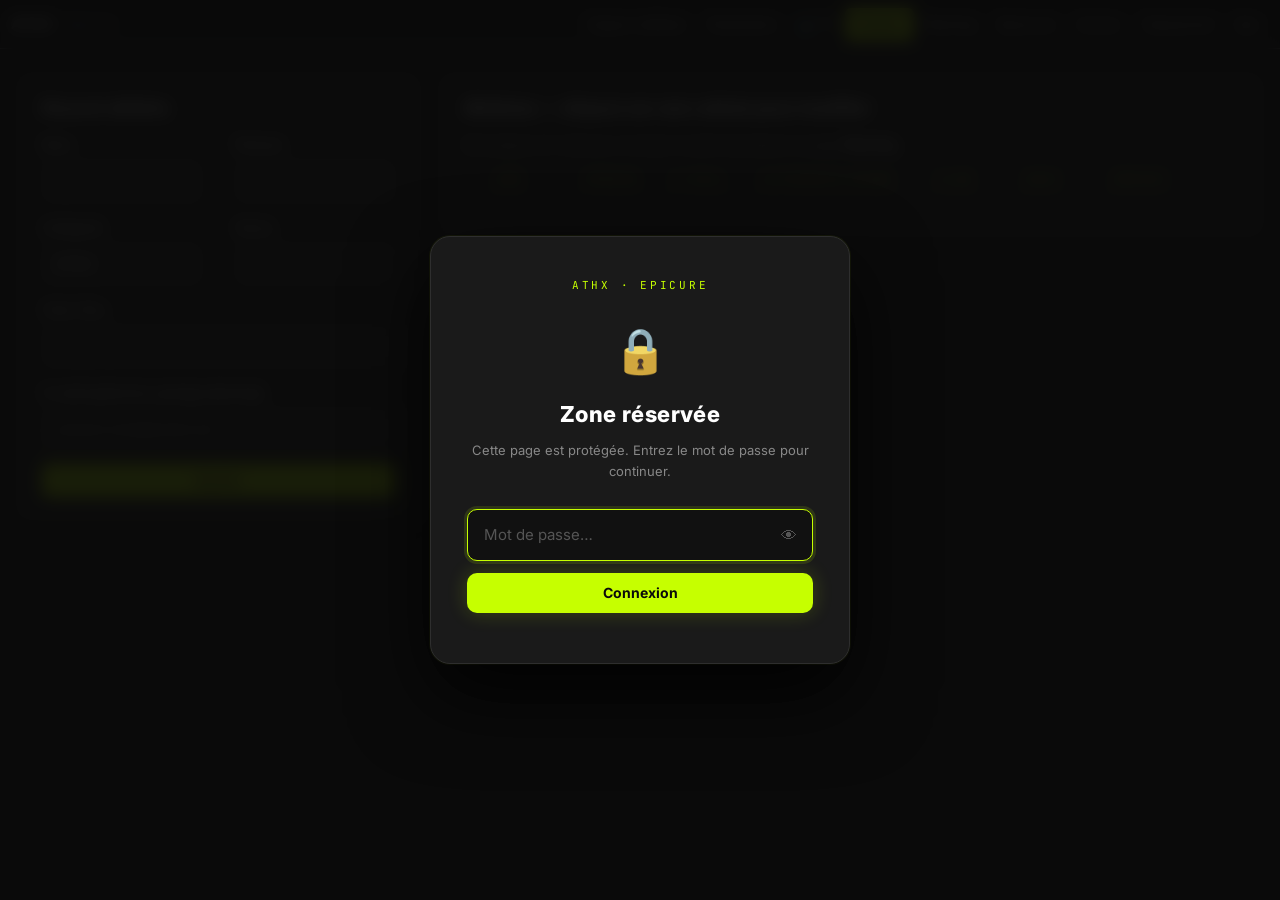
<file: equipes.html>
﻿<!doctype html>
<html lang="fr">
  <head>
    <meta charset="UTF-8" />
    <meta name="viewport" content="width=device-width, initial-scale=1.0" />
    <title>ATHX Epicure - Athlètes</title>
    <link href="https://cdn.jsdelivr.net/npm/bootstrap@5.3.3/dist/css/bootstrap.min.css" rel="stylesheet" crossorigin="anonymous" />
    <link rel="stylesheet" href="./assets/css/styles.css" />
    <link rel="stylesheet" href="./assets/css/admin-bootstrap.css" />
    <link rel="stylesheet" href="./assets/css/auth.css" />
    <style>
      /* Override global label/input styles inside form and sheet */
      form label { display: flex; flex-direction: column; gap: 5px; }
      form input, form select { width: 100%; }
      table.sheet label { display: inline; }
      table.sheet input, table.sheet select { width: auto; }

      .sheet-wrap { overflow-x: auto; }

      table.sheet {
        width: 100%;
        border-collapse: collapse;
        table-layout: fixed;
      }

      table.sheet th {
        background: var(--card);
        border: 1px solid var(--border);
        padding: 6px 8px;
        font-size: 11px;
        text-transform: uppercase;
        letter-spacing: .2em;
        color: var(--accent);
        user-select: none;
        white-space: nowrap;
      }

      table.sheet td {
        border: 1px solid var(--border);
        padding: 0;
        height: 36px;
        cursor: cell;
        position: relative;
        overflow: hidden;
        white-space: nowrap;
      }

      table.sheet td .cell-text {
        display: block;
        padding: 0 8px;
        line-height: 36px;
        overflow: hidden;
        text-overflow: ellipsis;
        white-space: nowrap;
        font-size: 13px;
        color: var(--text);
      }

      table.sheet td.active {
        outline: 2px solid var(--accent);
        outline-offset: -2px;
        background: rgba(184, 137, 30, 0.07);
        z-index: 2;
      }

      table.sheet td.active .cell-text { display: none; }

      td[data-field="lastName"]  .cell-input { text-transform: uppercase; }
      td[data-field="firstName"] .cell-input { text-transform: capitalize; }

      table.sheet td .cell-input {
        display: none;
        position: absolute;
        inset: 0;
        width: 100%;
        height: 100%;
        padding: 0 8px;
        border: none;
        outline: none;
        background: transparent;
        color: var(--text);
        font-family: var(--mono);
        font-size: 13px;
        box-sizing: border-box;
      }

      table.sheet td.active .cell-input { display: block; }

      table.sheet td .cell-select {
        display: none;
        position: absolute;
        inset: 0;
        width: 100%;
        height: 100%;
        padding: 0 6px;
        border: none;
        outline: none;
        background: var(--surface);
        color: var(--text);
        font-family: var(--sans);
        font-size: 13px;
        cursor: pointer;
      }
      table.sheet td .cell-select option {
        background: var(--surface);
        color: var(--text);
      }

      table.sheet td.active .cell-select { display: block; }

      table.sheet td.col-del {
        width: 44px;
        text-align: center;
        cursor: default;
      }

      table.sheet td.col-del button {
        background: none;
        border: none;
        color: var(--danger);
        cursor: pointer;
        font-size: 15px;
        padding: 0 6px;
        line-height: 36px;
        opacity: .5;
        transition: opacity .15s;
        letter-spacing: 0;
        text-transform: none;
      }

      table.sheet td.col-del button:hover { opacity: 1; }

      /* Drag & drop */
      table.sheet td.col-drag {
        width: 24px;
        text-align: center;
        cursor: grab;
        user-select: none;
      }
      table.sheet td.col-drag:active { cursor: grabbing; }
      .drag-handle {
        font-size: 16px;
        color: var(--muted);
        opacity: .4;
        transition: opacity .15s;
        line-height: 36px;
        display: block;
      }
      table.sheet tbody tr:hover .drag-handle { opacity: .9; }

      table.sheet tbody tr.dragging { opacity: .4; }
      table.sheet tbody tr.drag-over td {
        background: rgba(184,137,30,.1);
        border-top: 2px solid var(--accent);
      }

      table.sheet tbody tr:hover td { background: var(--bg); }
      table.sheet tbody tr:hover td.active { background: rgba(184,137,30,.07); }

      .sheet-status {
        font-family: var(--mono);
        font-size: 11px;
        color: var(--muted);
        padding: 6px 2px 0;
        min-height: 18px;
      }
    </style>
  </head>
  <body>
    <nav class="navbar navbar-expand-md navbar-dark border-bottom border-secondary admin-navbar">
      <div class="container-fluid">
        <a class="navbar-brand" href="./index.html" title="Accueil public"><span class="fw-bold">ATHX</span> <span class="text-secondary" style="font-size:0.88rem">· Epicure</span></a>
        <button class="navbar-toggler" type="button" data-bs-toggle="collapse" data-bs-target="#adminNav" aria-controls="adminNav" aria-expanded="false" aria-label="Menu">
          <span class="navbar-toggler-icon"></span>
        </button>
        <div class="collapse navbar-collapse" id="adminNav">
          <ul class="navbar-nav ms-md-auto flex-wrap py-2 py-md-0">
            <li class="nav-item"><a class="nav-link" href="./portail.html">Espace athlètes</a></li>
            <li class="nav-item"><a class="nav-link" href="./admin.html">Paramètres</a></li>
            <li class="nav-item"><a class="nav-link" href="./tv.html" target="_blank" rel="noopener noreferrer">📺 TV</a></li>
            <li class="nav-item"><a class="nav-link active" href="./equipes.html">Équipes</a></li>
            <li class="nav-item"><a class="nav-link" href="./planning.html">Planning</a></li>
            <li class="nav-item"><a class="nav-link" href="./epreuves.html">Épreuves</a></li>
            <li class="nav-item"><a class="nav-link" href="./scores.html">Scores</a></li>
            <li class="nav-item"><a class="nav-link" href="./classement.html">Classement</a></li>
            <li class="nav-item"><a class="nav-link" href="./ops.html">Ops</a></li>
          </ul>
        </div>
      </div>
    </nav>

    <main class="container-fluid px-2 px-sm-3 py-3 py-md-4">
      <div class="row g-3">
        <div class="col-12 col-xl-4">
      <section class="card">
        <h2>Nouvel athlète</h2>
        <form id="team-form">
          <div class="row">
            <label>Nom <input id="last-name" required /></label>
            <label>Prénom <input id="first-name" required /></label>
          </div>
          <div class="row">
            <label>
              Catégorie
              <select id="category">
                <option value="Lite">Lite</option>
                <option value="ATHX" selected>ATHX</option>
                <option value="Pro">Pro</option>
              </select>
            </label>
            <label>
              Genre
              <select id="gender">
                <option value="">--</option>
                <option value="Femme">Femme</option>
                <option value="Homme">Homme</option>
                <option value="Mixte">Mixte</option>
              </select>
            </label>
          </div>
          <div class="row">
            <label>Club / Box <input id="team-club" /></label>
          </div>
          <div class="row">
            <label>E-mail (optionnel, partage planning) <input id="team-email" type="email" inputmode="email" placeholder="prenom.nom@email.com" autocomplete="off" /></label>
          </div>
          <button class="primary" type="submit">Ajouter</button>
        </form>
      </section>
        </div>

        <div class="col-12 col-xl-8">
      <section class="card">
        <h2>Athlètes — cliquez sur une cellule pour modifier</h2>
        <p class="muted small">Renseignez l’e-mail pour envoyer le planning depuis la page <strong>Planning</strong>.</p>
        <div class="sheet-wrap table-responsive">
          <table class="sheet" id="sheet">
            <thead>
              <tr>
                <th style="width:24px"></th>
                <th style="min-width:100px">Nom</th>
                <th style="min-width:90px">Prénom</th>
                <th style="min-width:160px">E-mail</th>
                <th style="min-width:80px">Catégorie</th>
                <th style="min-width:80px">Genre</th>
                <th style="min-width:60px">Club</th>
                <th style="min-width:44px">Heat</th>
                <th style="min-width:64px">Départ</th>
                <th style="width:44px"></th>
              </tr>
            </thead>
            <tbody id="sheet-body"></tbody>
          </table>
        </div>
        <div class="sheet-status" id="sheet-status"></div>
      </section>
        </div>
      </div>
    </main>

    <script src="https://cdn.jsdelivr.net/npm/bootstrap@5.3.3/dist/js/bootstrap.bundle.min.js" crossorigin="anonymous"></script>
        <script src="./assets/js/auth.js"></script>
    <script src="./assets/js/data.js"></script>
    <script>
      const sheetBody  = document.querySelector("#sheet-body");
      const sheetStatus = document.querySelector("#sheet-status");
      const form       = document.querySelector("#team-form");
      const firstName  = document.querySelector("#first-name");
      const lastName   = document.querySelector("#last-name");
      const category   = document.querySelector("#category");
      const gender     = document.querySelector("#gender");
      const teamClub   = document.querySelector("#team-club");
      const teamEmail  = document.querySelector("#team-email");

      const COLS = ["lastName","firstName","email","category","gender","club"];

      function getHeatTimes(state) {
        const schedule = AthxStore.buildHeatSchedule(state);
        const map = {};
        schedule.forEach((h) => h.athletes.forEach((a) => { map[a.id] = h.startTime; }));
        return map;
      }

      function makeCell(team, field) {
        const td = document.createElement("td");
        const text = document.createElement("span");
        text.className = "cell-text";

        if (field === "category") {
          const sel = document.createElement("select");
          sel.className = "cell-select";
          ["Lite","ATHX","Pro"].forEach((v) => {
            const opt = document.createElement("option");
            opt.value = v; opt.textContent = v;
            if (v === (team[field] || "ATHX")) opt.selected = true;
            sel.appendChild(opt);
          });
          text.textContent = team[field] || "ATHX";
          td.appendChild(text);
          td.appendChild(sel);
          td.dataset.field = field;
          td.dataset.id = team.id;
          return td;
        }

        if (field === "gender") {
          const sel = document.createElement("select");
          sel.className = "cell-select";
          ["","Femme","Homme","Mixte"].forEach((v) => {
            const opt = document.createElement("option");
            opt.value = v; opt.textContent = v || "--";
            if (v === (team[field] || "")) opt.selected = true;
            sel.appendChild(opt);
          });
          text.textContent = team[field] || "—";
          td.appendChild(text);
          td.appendChild(sel);
          td.dataset.field = field;
          td.dataset.id = team.id;
          return td;
        }

        const input = document.createElement("input");
        input.className = "cell-input";
        if (field === "email") { input.type = "email"; input.inputMode = "email"; input.autocomplete = "off"; }
        input.value = team[field] != null ? String(team[field]) : "";
        if (field === "sortOrder") {
          input.type = "number"; input.min = "1";
          input.style.width = "38px";
          text.textContent = team[field] != null ? String(team[field]) : "—";
          text.title = "Ordre au sein de la catégorie/genre — modifier pour forcer la position";
        } else {
          text.textContent = team[field] || "—";
        }
        td.appendChild(text);
        td.appendChild(input);
        td.dataset.field = field;
        td.dataset.id = team.id;
        return td;
      }

      let saveTimer = null;

      function commitCell(td) {
        const id    = td.dataset.id;
        const field = td.dataset.field;
        const input = td.querySelector(".cell-input");
        const sel   = td.querySelector(".cell-select");
        const newVal = sel ? sel.value : (input ? input.value.trim() : "");

        const state = AthxStore.loadState();
        const idx   = state.teams.findIndex((t) => t.id === id);
        if (idx < 0) return;

        const prev = String(state.teams[idx][field] ?? "");
        const formatted =
          field === "lastName"   ? newVal.toUpperCase() :
          field === "firstName"  ? newVal.charAt(0).toUpperCase() + newVal.slice(1).toLowerCase() :
          field === "email"      ? newVal.trim().toLowerCase() :
          newVal;
        const next = field === "sortOrder" ? (Number(newVal) || 1) : formatted;
        if (String(prev) === String(next)) return;

        state.teams[idx][field] = next;
        if (field === "lastName" || field === "firstName") {
          state.teams[idx].name = `${state.teams[idx].lastName || ""} ${state.teams[idx].firstName || ""}`.trim();
        }
        AthxStore.saveState(state);
        sheetStatus.textContent = "Sauvegardé.";

        const textEl = td.querySelector(".cell-text");
        if (textEl) textEl.textContent = String(next) || "—";
        if (input) input.value = String(next);

        // Re-rendre si l'ordre change (les lignes se déplacent)
        if (field === "sortOrder" || field === "category" || field === "gender") {
          render();
        }
      }

      function activateCell(td) {
        document.querySelectorAll(".sheet td.active").forEach((el) => {
          if (el !== td) {
            commitCell(el);
            el.classList.remove("active");
          }
        });
        td.classList.add("active");
        const input = td.querySelector(".cell-input");
        const sel   = td.querySelector(".cell-select");
        if (input) { input.focus(); input.select(); }
        else if (sel) sel.focus();
      }

      // ── Drag & drop ─────────────────────────────────────────────────────────
      let dragSrcId  = null;
      let dragGroup  = null; // "category|gender" du draggé

      function groupKey(team) {
        return `${team.category || ""}|${team.gender || ""}`;
      }

      function applyDrop(targetId) {
        if (!dragSrcId || dragSrcId === targetId) return;
        const state = AthxStore.loadState();
        const sorted = [...state.teams].sort(AthxStore.compareAthletes);
        const srcIdx = sorted.findIndex((t) => t.id === dragSrcId);
        const tgtIdx = sorted.findIndex((t) => t.id === targetId);
        if (srcIdx < 0 || tgtIdx < 0) return;
        // Vérifier même groupe
        if (groupKey(sorted[srcIdx]) !== groupKey(sorted[tgtIdx])) return;

        // Déplacer dans le tableau trié
        const [moved] = sorted.splice(srcIdx, 1);
        sorted.splice(tgtIdx, 0, moved);

        // Réattribuer sortOrder pour tous les membres du groupe, dans leur nouvel ordre
        const gk = groupKey(moved);
        let counter = 1;
        sorted.forEach((t) => {
          if (groupKey(t) === gk) {
            const orig = state.teams.find((s) => s.id === t.id);
            if (orig) orig.sortOrder = counter++;
          }
        });

        AthxStore.saveState(state);
        sheetStatus.textContent = "Ordre mis à jour.";
        render();
      }

      function render() {
        const state    = AthxStore.loadState();
        const schedule = AthxStore.buildHeatSchedule(state);
        const heatMap    = {};
        const heatNumMap = {};
        schedule.forEach((h) => h.athletes.forEach((a) => {
          heatMap[a.id]    = h.startTime;
          heatNumMap[a.id] = h.heat;
        }));
        sheetBody.innerHTML = "";

        const sorted = [...state.teams].sort(AthxStore.compareAthletes);

        sorted.forEach((team) => {
          const tr = document.createElement("tr");
          tr.dataset.id    = team.id;
          tr.dataset.group = groupKey(team);
          tr.draggable     = true;

          // ── Poignée drag ────────────────────────────────────────────────────
          const tdHandle = document.createElement("td");
          tdHandle.className   = "col-drag";
          tdHandle.innerHTML   = `<span class="drag-handle" title="Glisser pour réordonner (même catégorie/genre)">⠿</span>`;
          tdHandle.addEventListener("mousedown", () => { tr.draggable = true; });
          tr.appendChild(tdHandle);

          // ── Cellules éditables ───────────────────────────────────────────────
          COLS.forEach((field) => {
            const td = makeCell(team, field);
            td.addEventListener("click", () => activateCell(td));

            const input = td.querySelector(".cell-input");
            const sel   = td.querySelector(".cell-select");

            if (input) {
              input.addEventListener("blur", () => { commitCell(td); td.classList.remove("active"); });
              input.addEventListener("keydown", (e) => {
                if (e.key === "Enter" || e.key === "Tab") {
                  e.preventDefault();
                  commitCell(td);
                  td.classList.remove("active");
                  const allTds = [...tr.querySelectorAll("td[data-field]")];
                  const i = allTds.indexOf(td);
                  if (e.key === "Tab" && allTds[i + 1]) activateCell(allTds[i + 1]);
                }
                if (e.key === "Escape") td.classList.remove("active");
              });
            }
            if (sel) {
              sel.addEventListener("change", () => { commitCell(td); td.classList.remove("active"); render(); });
              sel.addEventListener("blur",   () => { commitCell(td); td.classList.remove("active"); });
            }
            tr.appendChild(td);
          });

          // ── Heat (readonly) ──────────────────────────────────────────────────
          const tdHeat = document.createElement("td");
          tdHeat.innerHTML = `<span class="cell-text" style="color:var(--gold);font-weight:600">H${heatNumMap[team.id] || "?"}</span>`;
          tr.appendChild(tdHeat);

          // ── Heure départ (readonly) ──────────────────────────────────────────
          const tdDep = document.createElement("td");
          tdDep.innerHTML = `<span class="cell-text" style="color:var(--muted)">${heatMap[team.id] || "—"}</span>`;
          tr.appendChild(tdDep);

          // ── Suppression ─────────────────────────────────────────────────────
          const tdDel = document.createElement("td");
          tdDel.className = "col-del";
          const btnDel = document.createElement("button");
          btnDel.textContent = "✕";
          btnDel.title = "Supprimer";
          btnDel.addEventListener("click", (e) => {
            e.stopPropagation();
            if (!confirm(`Supprimer ${team.lastName} ${team.firstName} ?`)) return;
            const st = AthxStore.loadState();
            st.teams  = st.teams.filter((t) => t.id !== team.id);
            st.scores = st.scores.filter((s) => s.teamId !== team.id);
            AthxStore.saveState(st);
            render();
          });
          tdDel.appendChild(btnDel);
          tr.appendChild(tdDel);

          // ── Événements drag ─────────────────────────────────────────────────
          tr.addEventListener("dragstart", (e) => {
            dragSrcId = team.id;
            dragGroup = groupKey(team);
            tr.classList.add("dragging");
            e.dataTransfer.effectAllowed = "move";
          });
          tr.addEventListener("dragend", () => {
            dragSrcId = null;
            dragGroup = null;
            document.querySelectorAll("tr.drag-over").forEach((r) => r.classList.remove("drag-over"));
            tr.classList.remove("dragging");
          });
          tr.addEventListener("dragover", (e) => {
            if (dragGroup && tr.dataset.group === dragGroup) {
              e.preventDefault();
              e.dataTransfer.dropEffect = "move";
              document.querySelectorAll("tr.drag-over").forEach((r) => r.classList.remove("drag-over"));
              tr.classList.add("drag-over");
            }
          });
          tr.addEventListener("dragleave", () => tr.classList.remove("drag-over"));
          tr.addEventListener("drop", (e) => {
            e.preventDefault();
            tr.classList.remove("drag-over");
            applyDrop(team.id);
          });

          sheetBody.appendChild(tr);
        });
      }

      form.addEventListener("submit", (e) => {
        e.preventDefault();
        const state   = AthxStore.loadState();
        const rawLast  = lastName.value.trim();
        const rawFirst = firstName.value.trim();
        const payload = AthxStore.normalizeTeamPayload({
          firstName: rawFirst.charAt(0).toUpperCase() + rawFirst.slice(1).toLowerCase(),
          lastName:  rawLast.toUpperCase(),
          email:     teamEmail.value.trim().toLowerCase(),
          category:  category.value,
          gender:    gender.value,
          club:      teamClub.value.trim(),
        }, state);
        state.teams.push(payload);
        AthxStore.saveState(state);
        form.reset();
        category.value = "ATHX";
        gender.value = "";
        render();
      });

      // Fermer la cellule active si on clique hors du tableau
      document.addEventListener("click", (e) => {
        if (!e.target.closest("table.sheet")) {
          document.querySelectorAll(".sheet td.active").forEach((td) => {
            commitCell(td);
            td.classList.remove("active");
          });
        }
      });

      // ── Auth ──────────────────────────────────────────────────
      AthxAuth.requireAuth({ onSuccess: () => {
        injectLogoutBtn();
        AthxStore.whenCloudReady()
          .then(() => render())
          .catch((err) => alert(`Cloud indisponible: ${err.message || err}`));
      }});
    </script>
  </body>
</html>
</file>
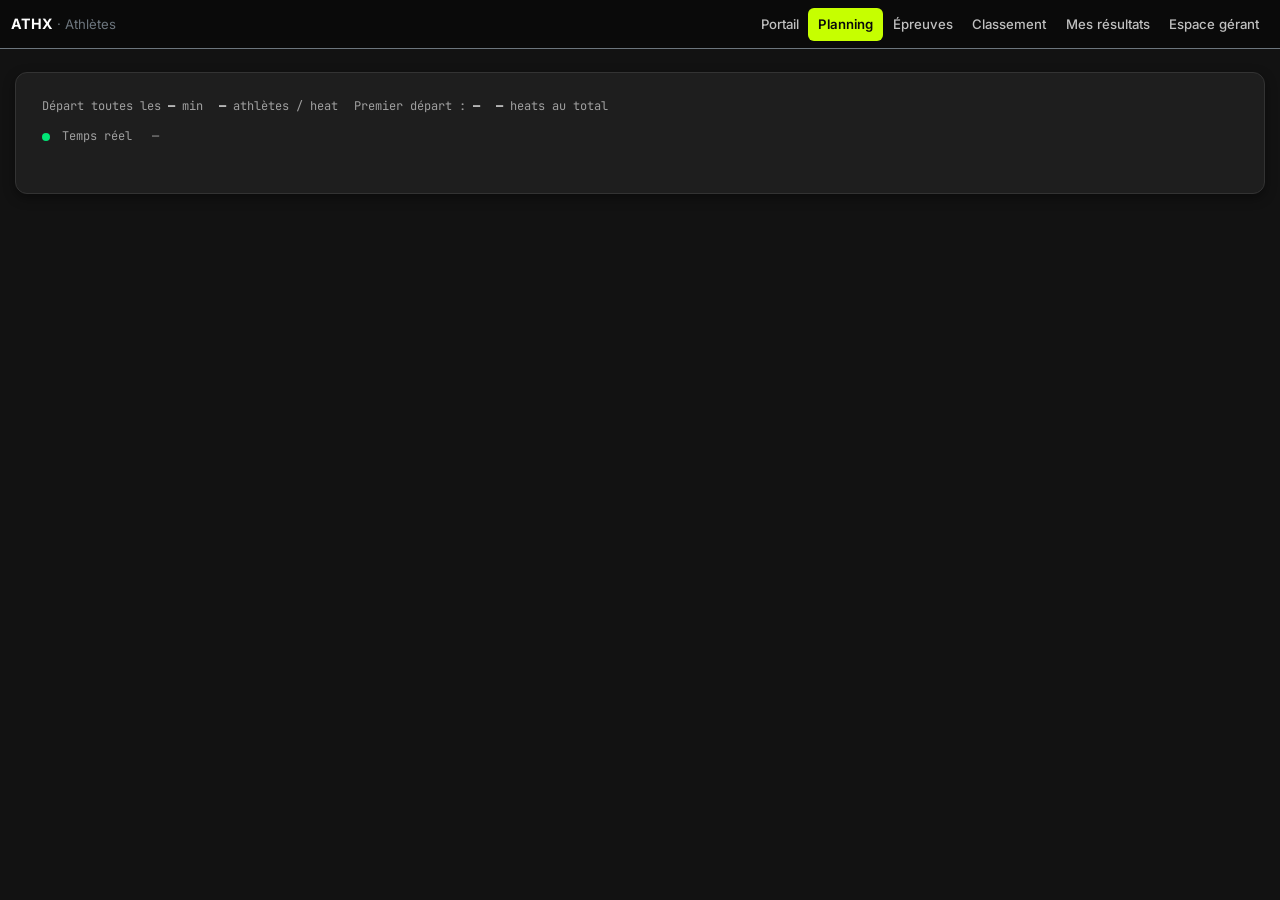
<file: planning.html>
﻿<!doctype html>
<html lang="fr">
  <head>
    <meta charset="UTF-8" />
    <meta name="viewport" content="width=device-width, initial-scale=1.0" />
    <title>ATHX Epicure - Planning Heats</title>
    <link href="https://cdn.jsdelivr.net/npm/bootstrap@5.3.3/dist/css/bootstrap.min.css" rel="stylesheet" crossorigin="anonymous" />
    <link rel="stylesheet" href="./assets/css/styles.css" />
    <link rel="stylesheet" href="./assets/css/admin-bootstrap.css" />
    <style>
      /* ── Résumé (toutes largeurs) ─────────────────────────────── */
      .summary-grid {
        display: flex; flex-direction: column; gap: 8px;
        font-size: 14px; color: var(--muted); font-family: var(--mono);
        margin-bottom: 12px; padding: 12px; border-radius: 10px;
        background: rgba(255,255,255,.03); border: 1px solid var(--border);
      }
      @media (min-width: 576px) {
        .summary-grid { flex-direction: row; flex-wrap: wrap; gap: 16px; font-size: 12px; padding: 0; border: none; background: transparent; }
      }
      .summary-grid span strong { color: var(--text); }

      /* ══ VUE MOBILE — cartes athlètes (lisible doigt / téléphone) ══ */
      #planning-mobile { margin-bottom: 8px; }
      .pm-heat {
        margin-bottom: 20px; border-radius: 14px; overflow: hidden;
        border: 1px solid var(--border); background: var(--card);
        box-shadow: 0 2px 12px rgba(0,0,0,.2);
      }
      .pm-heat .heat-header {
        display: block; width: 100%;
        background: rgba(198,255,0,.1);
        color: var(--gold);
        font-family: var(--mono);
        font-size: 13px; font-weight: 800; letter-spacing: .06em;
        text-transform: uppercase; padding: 12px 14px;
        border: none; border-bottom: 1px solid rgba(198,255,0,.2);
        text-align: left; margin: 0;
      }
      .pm-heat.heat-past   .heat-header { opacity: .5; }
      .pm-heat.heat-active .heat-header { background: rgba(198,255,0,.2); }
      .pm-heat.heat-next   .heat-header { background: rgba(198,255,0,.07); }
      .pm-heat .heat-endnote { display: block; font-size: 11px; font-weight: 600; text-transform: none; color: var(--muted); margin-top: 4px; letter-spacing: 0; }
      .pm-ath {
        padding: 0 0 4px; border-bottom: 1px solid var(--border);
        background: rgba(0,0,0,.15);
      }
      .pm-ath:last-of-type { border-bottom: none; }
      tr.athlete-past, .pm-ath.athlete-past { opacity: .45; }
      tr.athlete-active, .pm-ath.athlete-active { background: rgba(198,255,0,.06); }
      .pm-ath-head { padding: 12px 14px 4px; }
      .pm-ath-name {
        font-size: 18px; font-weight: 800; line-height: 1.2;
        text-transform: uppercase; letter-spacing: .02em; word-wrap: break-word;
        color: #fff;
      }
      .pm-ath-meta { font-size: 13px; color: var(--muted); margin-top: 4px; }
      .pm-ath-meta .cat-badge { font-size: 10px; vertical-align: middle; }
      .pm-zones { padding: 0 8px 12px; }
      .pm-zone {
        display: flex; align-items: center; justify-content: space-between; gap: 10px;
        min-height: 48px; padding: 10px 10px; margin-bottom: 6px; border-radius: 10px;
        background: rgba(255,255,255,.04); border: 1px solid rgba(255,255,255,.08);
        font-size: 15px; flex-wrap: wrap;
      }
      .pm-zone:last-child { margin-bottom: 0; }
      .pm-z-left { display: flex; flex-direction: column; gap: 2px; min-width: 0; flex: 1; }
      .pm-z-num { font-family: var(--mono); font-size: 11px; font-weight: 800; color: var(--gold); }
      .pm-z-tit { font-size: 14px; font-weight: 700; line-height: 1.2; }
      .pm-z-scored .pm-z-tit { color: var(--text); }
      .pm-z-free  .pm-z-num { color: var(--muted); }
      .pm-z-time {
        font-family: var(--mono);
        font-size: 20px;
        font-weight: 800;
        flex-shrink: 0;
        color: var(--text);
      }
      .pm-z-stag { font-size: 10px; font-family: var(--mono); color: var(--faint); width: 100%; text-align: right; margin-top: -4px; }
      .pm-hint-legend {
        font-size: 12px; color: var(--muted); margin: 0 0 12px; padding: 10px; border-radius: 8px;
        background: rgba(255,255,255,.03); line-height: 1.4;
      }
      #live-status {
        font-family: var(--mono); color: var(--muted);
        display: flex; flex-wrap: wrap; align-items: center;
        font-size: 14px; gap: 10px; line-height: 1.4; margin-bottom: 10px;
      }
      @media (min-width: 768px) { #live-status { font-size: 12px; gap: 20px; } }

      .zone-legend { display: flex; flex-wrap: wrap; gap: 8px 10px; font-size: 12px; }
      .zone-legend-item { display: inline-flex; align-items: center; gap: 4px; padding: 4px 8px; border-radius: 8px; background: rgba(0,0,0,.2); }
      @media (max-width: 767px) { .zone-legend { font-size: 13px; } }

      /* Zone cells — mêmes états .z-* sur table td et .pm-zone */
      .pm-zone.pulse-glow { animation: pulse-glow 1.6s ease-in-out infinite; }

      /* ── Table (md+) ───────────────────────────────────────────── */
      .planning-table { width: 100%; border-collapse: collapse; font-size: 13px; }
      .planning-table th, .planning-table td { padding: 7px 10px; white-space: nowrap; }
      .planning-table th { font-size: 11px; font-family: var(--mono); text-align: center; }
      .planning-table td { text-align: center; }
      .planning-table td.athlete-name { text-align: left; font-weight: 600; }
      .planning-table td.athlete-cat  { text-align: left; }

      /* Heat header (table) ─────────────────────────────────────── */
      tr.heat-header td {
        background: rgba(245,192,48,.08);
        color: var(--gold);
        font-family: var(--mono);
        font-size: 12px;
        letter-spacing: .07em;
        padding: 5px 10px;
        border-top: 1px solid rgba(245,192,48,.2);
        text-align: left;
      }
      tr.heat-header.heat-past   td { opacity: .4; }
      tr.heat-header.heat-active td { background: rgba(245,192,48,.18); border-top-color: var(--gold); }
      tr.heat-header.heat-next   td { background: rgba(245,192,48,.05); }

      /* ── Athlete rows (table) ─────────────────────────────────── */
      tr.athlete-past   { opacity: .35; }
      tr.athlete-active { background: rgba(245,192,48,.04); }

      /* ── Zone cells (horaires) — var(--text) : --foreground n’existe pas dans le thème */
      .zone-time {
        font-family: var(--mono);
        font-size: 12px;
        color: var(--text);
        font-weight: 600;
      }

      td.z-past    { color: var(--muted) !important; opacity: .45; }
      td.z-active  {
        color: var(--gold) !important;
        font-weight: 700;
        background: rgba(245,192,48,.12);
        border-radius: 4px;
      }
      td.z-soon    {
        color: #f5a623 !important;
        font-weight: 700;
        background: rgba(245,166,35,.08);
      }
      td.z-future  { color: var(--text) !important; }

      .pm-zone.z-past   { color: var(--muted) !important; opacity: .5; }
      .pm-zone.z-active {
        color: var(--gold) !important; font-weight: 700;
        background: rgba(245,192,48,.12);
        border-color: rgba(245,192,48,.4);
      }
      .pm-zone.z-soon   { color: #f5a623 !important; font-weight: 700; background: rgba(245,166,35,.1); }
      .pm-zone.z-future { color: var(--text) !important; }

      /* Clignotement pour la zone active */
      @keyframes pulse-glow {
        0%, 100% { box-shadow: inset 0 0 0 1px rgba(245,192,48,.5); }
        50%       { box-shadow: inset 0 0 0 2px rgba(245,192,48,.9), 0 0 8px rgba(245,192,48,.3); }
      }
      td.z-active, .pm-zone.z-active { animation: pulse-glow 1.6s ease-in-out infinite; }

      /* ── Zone header cols ──────────────────────────────────────── */
      .zone-scored-col   { color: var(--gold); }
      .zone-free-col     { color: var(--muted); }
      th.zh-active       { color: var(--gold) !important; font-weight: 700; border-bottom: 2px solid var(--gold); }

      .zone-dot-transition { background: var(--border-md); }
    </style>
  </head>
  <body>
    <nav class="navbar navbar-expand-md navbar-dark border-bottom border-secondary admin-navbar">
      <div class="container-fluid">
        <a class="navbar-brand" href="./index.html"><span class="fw-bold">ATHX</span> <span class="text-secondary" style="font-size:0.88rem">· Athlètes</span></a>
        <button class="navbar-toggler" type="button" data-bs-toggle="collapse" data-bs-target="#athleteNav" aria-controls="athleteNav" aria-expanded="false" aria-label="Menu">
          <span class="navbar-toggler-icon"></span>
        </button>
        <div class="collapse navbar-collapse" id="athleteNav">
          <ul class="navbar-nav ms-md-auto flex-wrap py-2 py-md-0">
            <li class="nav-item"><a class="nav-link" href="./portail.html">Portail</a></li>
            <li class="nav-item"><a class="nav-link active" href="./planning.html">Planning</a></li>
            <li class="nav-item"><a class="nav-link" href="./epreuves.html">Épreuves</a></li>
            <li class="nav-item"><a class="nav-link" href="./classement.html">Classement</a></li>
            <li class="nav-item"><a class="nav-link" href="./athlete.html">Mes résultats</a></li>
            <li class="nav-item"><a class="nav-link text-secondary" href="./admin.html" title="Espace gérant">Espace gérant</a></li>
          </ul>
        </div>
      </div>
    </nav>
    <main class="container-fluid px-2 px-sm-3 py-3 py-md-4">
      <section class="card">
        <div class="summary-grid">
          <span>Départ toutes les <strong id="interval">—</strong> min</span>
          <span><strong id="per-heat">—</strong> athlètes / heat</span>
          <span>Premier départ : <strong id="start-time">—</strong></span>
          <span><strong id="heat-count">—</strong> heats au total</span>
        </div>
        <div id="live-status">
          <span><span class="dot-live"></span> Temps réel</span>
          <span id="clock">—</span>
          <span id="next-up-label"></span>
        </div>
        <div class="zone-legend" id="zone-legend"></div>
        <p class="pm-hint-legend d-md-none mb-0">
          Un <strong>bloc par athlète</strong> : horaire de chaque <strong>zone</strong> (défilement vertical). En surbrillance / pulsation = zone en cours.
        </p>
        <div id="planning-mobile" class="d-md-none">
          <div id="planning-mobile-body" class="pt-2"></div>
        </div>
        <div id="planning-desktop" class="d-none d-md-block table-responsive" style="overflow-x:auto">
          <table class="planning-table w-100">
            <thead id="planning-head"></thead>
            <tbody id="planning-tbody"></tbody>
          </table>
        </div>
      </section>
    </main>
    <script src="./assets/js/data.js"></script>
    <script>
      const thead       = document.querySelector("#planning-head");
      const tbody       = document.querySelector("#planning-tbody");
      const legend      = document.querySelector("#zone-legend");
      const clockEl     = document.querySelector("#clock");
      const nextUpLabel = document.querySelector("#next-up-label");

      const SOON_MINUTES = 5; // seuil "prochain départ imminent"

      function parseHm(hm) {
        const [h, m] = String(hm || "08:00").split(":").map(Number);
        return (h || 0) * 60 + (m || 0);
      }
      function toHm(min) {
        const h = Math.floor(min / 60) % 24;
        const m = Math.floor(min) % 60;
        return `${String(h).padStart(2,"0")}:${String(m).padStart(2,"0")}`;
      }
      function clockStr() {
        const d = new Date();
        return `${String(d.getHours()).padStart(2,"0")}:${String(d.getMinutes()).padStart(2,"0")}:${String(d.getSeconds()).padStart(2,"0")}`;
      }
      let _planningState = null;
      function nowMinutes() {
        return AthxStore.effectiveNowMin(_planningState);
      }
      function fmtCountdown(diffMin) {
        const absMin = Math.abs(diffMin);
        const m = Math.floor(absMin);
        const s = Math.round((absMin - m) * 60);
        return `${String(m).padStart(2,"0")}:${String(s).padStart(2,"0")}`;
      }

      // ── Données globales recalculées à chaque render ─────────────
      let scheduleCache  = [];
      let zonesCache     = [];
      let offsetsCache   = [];

      function buildData() {
        const state    = AthxStore.loadState();
        _planningState = state;
        scheduleCache  = AthxStore.buildHeatSchedule(state);
        zonesCache     = [...state.events].sort((a, b) => a.order - b.order);
        offsetsCache   = [];
        let cum = 0;
        zonesCache.forEach((z) => { offsetsCache.push(cum); cum += (z.durationMinutes || 0); });

        document.querySelector("#interval").textContent   = state.config.heatIntervalMinutes || 20;
        document.querySelector("#per-heat").textContent   = state.config.athletesPerHeat || 2;
        document.querySelector("#start-time").textContent = state.config.startTime || "08:00";
        document.querySelector("#heat-count").textContent = scheduleCache.length;

        legend.innerHTML = zonesCache.map((z) =>
          `<span class="zone-legend-item">
            <span class="zone-dot ${z.scored ? "zone-dot-scored" : "zone-dot-transition"}"></span>
            <span style="color:${z.scored ? "var(--gold)" : "var(--muted)"}">Z${z.zone} ${z.name}</span>
          </span>`
        ).join("");
      }

      function buildTable() {
        const zoneHeaders = zonesCache.map((z) =>
          `<th id="zh-${z.id}" class="${z.scored ? "zone-scored-col" : "zone-free-col"}">
            Z${z.zone}<br>${z.name.replace(" Zone","")}<br>
            <span style="font-weight:400;opacity:.6">${z.durationMinutes}min</span>
          </th>`
        ).join("");
        thead.innerHTML = `<tr>
          <th style="text-align:left">Athlète</th>
          <th style="text-align:left">Cat.</th>
          <th>Heat</th>
          ${zoneHeaders}
        </tr>`;

        tbody.innerHTML = "";
        scheduleCache.forEach((heat) => {
          const heatStart = parseHm(heat.startTime);
          const heatEnd   = heatStart + offsetsCache[offsetsCache.length - 1] + (zonesCache[zonesCache.length - 1]?.durationMinutes || 0);

          const heatTr = document.createElement("tr");
          heatTr.className = "heat-header heat-header-row";
          heatTr.dataset.heatStart = heatStart;
          heatTr.dataset.heatEnd   = heatEnd;
          heatTr.dataset.heatId    = heat.heat;
          heatTr.innerHTML = `<td colspan="${3 + zonesCache.length}">
            Heat ${heat.heat} — départ <strong>${heat.startTime}</strong>
            &nbsp;·&nbsp; fin estimée ${toHm(heatEnd)}
          </td>`;
          tbody.appendChild(heatTr);

          const stagger = Number(_planningState?.config?.metconStaggerMinutes ?? 2);

          heat.athletes.forEach((athlete, athIdx) => {
            const name = `${athlete.lastName || ""} ${athlete.firstName || ""}`.trim() || athlete.name || "—";
            const cat  = athlete.category || "—";
            const gen  = athlete.gender   || "";

            const zoneCells = zonesCache.map((z, i) => {
              let zStart = heatStart + offsetsCache[i];
              // Décalage MetCon : chaque athlète du heat part plus tard
              if (z.id === "ev_metcon" && stagger > 0) zStart += athIdx * stagger;
              const zEnd = zStart + (z.durationMinutes || 0);
              const isStaggered = z.id === "ev_metcon" && stagger > 0 && athIdx > 0;
              return `<td class="zone-time ${z.scored ? "zone-scored-col-base" : ""}"
                          data-zstart="${zStart}" data-zend="${zEnd}" data-zid="${z.id}"
                          ${isStaggered ? 'title="Départ décalé MetCon"' : ""}>
                        ${toHm(zStart)}${isStaggered ? ' <span style="font-size:9px;opacity:.55;font-family:var(--mono)">+' + (athIdx * stagger) + 'min</span>' : ""}
                      </td>`;
            }).join("");

            const tr = document.createElement("tr");
            tr.className = "athlete-row";
            tr.dataset.heatStart = heatStart;
            tr.dataset.heatEnd   = heatEnd;
            tr.innerHTML = `
              <td class="athlete-name">${name}</td>
              <td class="athlete-cat">
                <span class="cat-badge cat-${cat}">${cat}</span>
                <span style="font-size:11px;color:var(--muted);margin-left:3px">${gen}</span>
              </td>
              <td style="font-family:var(--mono);font-weight:700;color:var(--gold)">H${heat.heat}</td>
              ${zoneCells}
            `;
            tbody.appendChild(tr);
          });
        });

        buildMobileView();
      }

      function buildMobileView() {
        const root = document.getElementById("planning-mobile-body");
        if (!root) return;
        root.innerHTML = "";
        const stagger = Number(_planningState?.config?.metconStaggerMinutes ?? 2);

        scheduleCache.forEach((heat) => {
          const heatStart = parseHm(heat.startTime);
          const heatEnd   = heatStart + offsetsCache[offsetsCache.length - 1] + (zonesCache[zonesCache.length - 1]?.durationMinutes || 0);

          const section = document.createElement("section");
          section.className = "pm-heat heat-header-row";
          section.dataset.heatStart = String(heatStart);
          section.dataset.heatEnd = String(heatEnd);
          section.dataset.heatId = String(heat.heat);
          const head = document.createElement("div");
          head.className = "heat-header";
          head.innerHTML = `Heat ${heat.heat} — départ <strong>${heat.startTime}</strong>
            <span class="heat-endnote">· fin ~ ${toHm(heatEnd)}</span>`;
          section.appendChild(head);

          heat.athletes.forEach((athlete, athIdx) => {
            const name = `${athlete.lastName || ""} ${athlete.firstName || ""}`.trim() || athlete.name || "—";
            const cat  = athlete.category || "—";
            const gen  = athlete.gender   || "";
            const zonesHtml = zonesCache.map((z, i) => {
              let zStart = heatStart + offsetsCache[i];
              if (z.id === "ev_metcon" && stagger > 0) zStart += athIdx * stagger;
              const zEnd = zStart + (z.durationMinutes || 0);
              const isStaggered = z.id === "ev_metcon" && stagger > 0 && athIdx > 0;
              const zLabel = String(z.name || "").replace(" Zone", "");
              const titClass = z.scored ? "pm-z-scored" : "pm-z-free";
              const stag = isStaggered
                ? `<div class="pm-z-stag" title="Départ décalé MetCon">+${athIdx * stagger} min (MetCon)</div>`
                : "";
              return `<div class="pm-zone"
                data-zstart="${zStart}" data-zend="${zEnd}" data-zid="${z.id}"
                ${isStaggered ? 'title="Départ décalé MetCon"' : ""}>
                <div class="pm-z-left">
                  <span class="pm-z-num">Z${z.zone}</span>
                  <span class="pm-z-tit ${titClass}">${zLabel}</span>
                </div>
                <div class="pm-z-time zone-time">${toHm(zStart)}</div>
                ${stag}
              </div>`;
            }).join("");

            const ath = document.createElement("div");
            ath.className = "pm-ath athlete-row";
            ath.dataset.heatStart = String(heatStart);
            ath.dataset.heatEnd = String(heatEnd);
            ath.innerHTML = `
              <div class="pm-ath-head">
                <div class="pm-ath-name athlete-name">${name}</div>
                <div class="pm-ath-meta">
                  <span class="cat-badge cat-${cat}">${cat}</span>
                  <span style="font-size:12px;color:var(--muted);margin-left:4px">${gen}</span>
                </div>
              </div>
              <div class="pm-zones">${zonesHtml}</div>`;
            section.appendChild(ath);
          });

          root.appendChild(section);
        });
      }

      // ── Mise à jour temps réel (chaque seconde) ──────────────────
      function tick() {
        const now = nowMinutes();
        clockEl.textContent = clockStr();

        // ── Trouver le prochain événement (zone start) ────────────
        let nextEventMin = Infinity;
        let nextEventLabel = "";

        // ── Mettre à jour les classes ─────────────────────────────

        // Heats (table tr + blocs .pm-heat)
        document.querySelectorAll(".heat-header-row").forEach((el) => {
          const hs = Number(el.dataset.heatStart);
          const he = Number(el.dataset.heatEnd);
          el.classList.remove("heat-past","heat-active","heat-next");
          if (now >= he)      el.classList.add("heat-past");
          else if (now >= hs) el.classList.add("heat-active");
          else                el.classList.add("heat-next");
        });

        // Lignes athlètes (table + cartes)
        document.querySelectorAll("tr.athlete-row, .pm-ath.athlete-row").forEach((el) => {
          const hs = Number(el.dataset.heatStart);
          const he = Number(el.dataset.heatEnd);
          el.classList.remove("athlete-past","athlete-active");
          if (now >= he)      el.classList.add("athlete-past");
          else if (now >= hs) el.classList.add("athlete-active");
        });

        // Cellules de zone (table + cartes)
        document.querySelectorAll("td[data-zstart], .pm-zone[data-zstart]").forEach((cell) => {
          const zs = Number(cell.dataset.zstart);
          const ze = Number(cell.dataset.zend);
          cell.classList.remove("z-past","z-active","z-soon","z-future");
          if (now >= ze) {
            cell.classList.add("z-past");
          } else if (now >= zs) {
            cell.classList.add("z-active");
          } else if (zs - now <= SOON_MINUTES) {
            cell.classList.add("z-soon");
            if (zs < nextEventMin) {
              const row = cell.closest("tr, .pm-ath");
              nextEventMin = zs;
              nextEventLabel = row?.querySelector(".athlete-name")?.textContent?.trim() || "";
            }
          } else {
            cell.classList.add("z-future");
          }
        });

        // Zone header columns — highlight si une cellule de cette col est active
        zonesCache.forEach((z) => {
          const th = document.querySelector(`#zh-${z.id}`);
          if (!th) return;
          const hasActive = document.querySelector(
            `td[data-zid="${z.id}"].z-active, .pm-zone[data-zid="${z.id}"].z-active`
          );
          th.classList.toggle("zh-active", !!hasActive);
        });

        // ── Label "prochain départ" ───────────────────────────────
        if (nextEventMin < Infinity) {
          const diff = nextEventMin - now;
          const who = nextEventLabel ? ` — ${nextEventLabel}` : "";
          nextUpLabel.innerHTML = `<span class="next-up">⚡ Prochain départ${who} dans ${fmtCountdown(diff)}</span>`;
        } else {
          // Trouver la prochaine zone future la plus proche
          let soonMin = Infinity;
          document.querySelectorAll("td[data-zstart], .pm-zone[data-zstart]").forEach((cell) => {
            const zs = Number(cell.dataset.zstart);
            if (zs > now && zs < soonMin) soonMin = zs;
          });
          if (soonMin < Infinity && soonMin - now <= 30) {
            const diff = soonMin - now;
            nextUpLabel.innerHTML = `<span class="next-up">⚡ Prochaine zone dans ${fmtCountdown(diff)}</span>`;
          } else {
            nextUpLabel.innerHTML = "";
          }
        }
      }

      let tickTimer = null;

      function render() {
        buildData();
        buildTable();
        tick();
        if (tickTimer) clearInterval(tickTimer);
        tickTimer = setInterval(tick, 1000);
      }

      AthxStore.whenCloudReady()
        .then(() => render())
        .catch((err) => alert(`Cloud indisponible: ${err.message || err}`));
    </script>
    <script src="https://cdn.jsdelivr.net/npm/bootstrap@5.3.3/dist/js/bootstrap.bundle.min.js" crossorigin="anonymous"></script>
  </body>
</html>
</file>
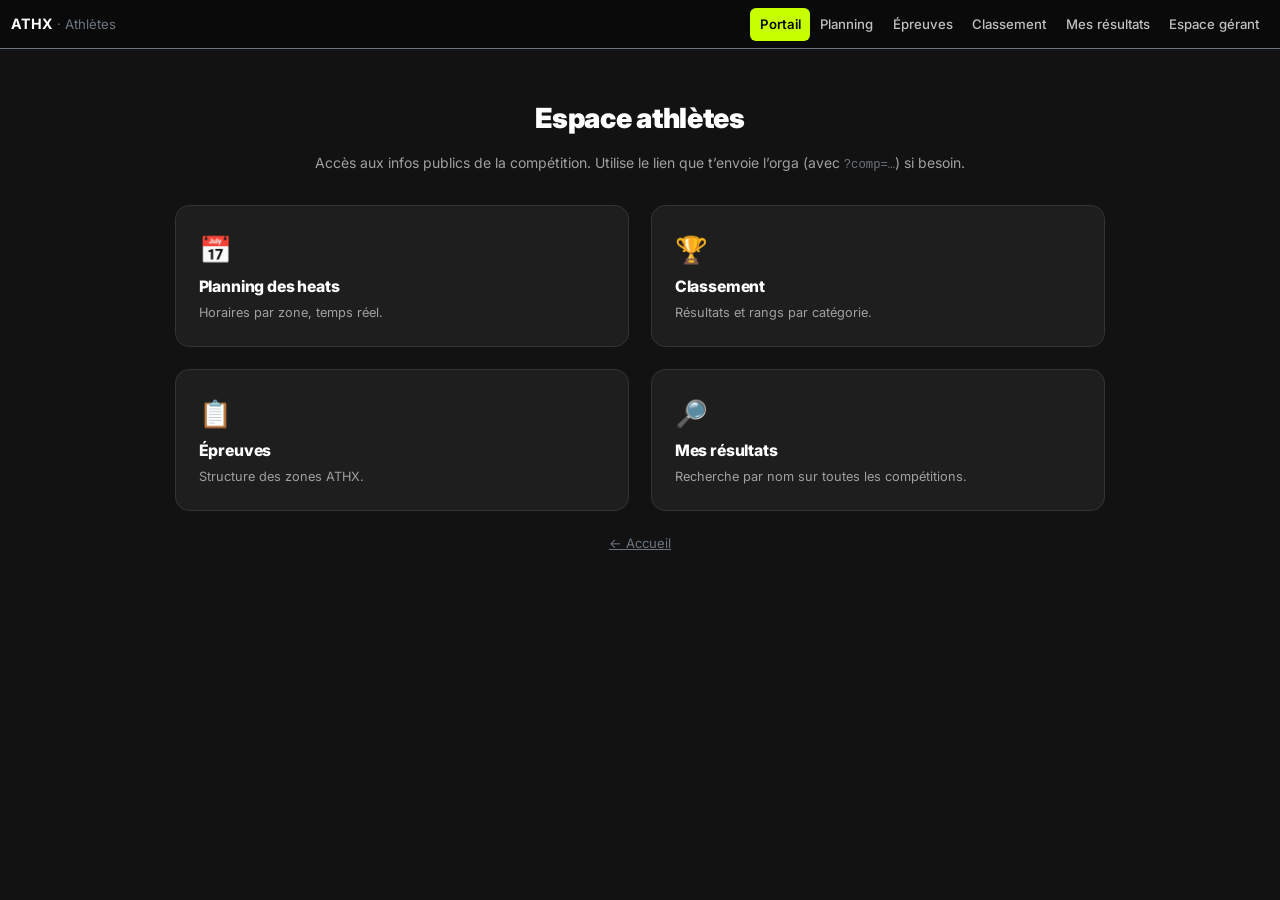
<file: portail.html>
<!doctype html>
<html lang="fr">
  <head>
    <meta charset="UTF-8" />
    <meta name="viewport" content="width=device-width, initial-scale=1.0" />
    <title>ATHX · Epicure — Espace athlètes</title>
    <link href="https://cdn.jsdelivr.net/npm/bootstrap@5.3.3/dist/css/bootstrap.min.css" rel="stylesheet" crossorigin="anonymous" />
    <link rel="stylesheet" href="./assets/css/styles.css" />
    <link rel="stylesheet" href="./assets/css/admin-bootstrap.css" />
    <style>
      .portal-hero { padding: 2rem 0 1rem; text-align: center; }
      .portal-hero h1 { font-size: clamp(1.35rem, 3.5vw, 1.85rem); font-weight: 900; }
      .portal-tile {
        display: block; height: 100%; padding: 1.5rem; border-radius: 14px;
        border: 1px solid var(--border); background: var(--card);
        text-decoration: none; color: var(--text); transition: border-color 0.2s, transform 0.15s;
      }
      .portal-tile:hover { border-color: var(--accent-border); color: var(--text); transform: translateY(-2px); }
      .portal-tile .ico { font-size: 1.75rem; margin-bottom: 0.5rem; }
      .portal-tile h2 { font-size: 1.05rem; font-weight: 800; margin-bottom: 0.35rem; }
      .portal-tile p { font-size: 0.85rem; color: var(--muted); margin: 0; }
    </style>
  </head>
  <body>
    <nav class="navbar navbar-expand-md navbar-dark border-bottom border-secondary admin-navbar">
      <div class="container-fluid">
        <a class="navbar-brand" href="./index.html"><span class="fw-bold">ATHX</span> <span class="text-secondary" style="font-size:0.88rem">· Athlètes</span></a>
        <button class="navbar-toggler" type="button" data-bs-toggle="collapse" data-bs-target="#athleteNav" aria-controls="athleteNav" aria-expanded="false" aria-label="Menu">
          <span class="navbar-toggler-icon"></span>
        </button>
        <div class="collapse navbar-collapse" id="athleteNav">
          <ul class="navbar-nav ms-md-auto flex-wrap py-2 py-md-0">
            <li class="nav-item"><a class="nav-link active" href="./portail.html">Portail</a></li>
            <li class="nav-item"><a class="nav-link" href="./planning.html">Planning</a></li>
            <li class="nav-item"><a class="nav-link" href="./epreuves.html">Épreuves</a></li>
            <li class="nav-item"><a class="nav-link" href="./classement.html">Classement</a></li>
            <li class="nav-item"><a class="nav-link" href="./athlete.html">Mes résultats</a></li>
            <li class="nav-item"><a class="nav-link text-secondary" href="./admin.html" title="Espace gérant">Espace gérant</a></li>
          </ul>
        </div>
      </div>
    </nav>

    <main class="container-fluid px-2 px-sm-3 py-3 py-md-4" style="max-width: 960px;">
      <div class="portal-hero">
        <h1>Espace athlètes</h1>
        <p class="text-muted mb-0">Accès aux infos publics de la compétition. Utilise le lien que t’envoie l’orga (avec <code class="text-secondary">?comp=…</code>) si besoin.</p>
      </div>
      <div class="row g-3 g-md-4 py-3">
        <div class="col-12 col-sm-6">
          <a class="portal-tile" href="./planning.html">
            <div class="ico">📅</div>
            <h2>Planning des heats</h2>
            <p>Horaires par zone, temps réel.</p>
          </a>
        </div>
        <div class="col-12 col-sm-6">
          <a class="portal-tile" href="./classement.html">
            <div class="ico">🏆</div>
            <h2>Classement</h2>
            <p>Résultats et rangs par catégorie.</p>
          </a>
        </div>
        <div class="col-12 col-sm-6">
          <a class="portal-tile" href="./epreuves.html">
            <div class="ico">📋</div>
            <h2>Épreuves</h2>
            <p>Structure des zones ATHX.</p>
          </a>
        </div>
        <div class="col-12 col-sm-6">
          <a class="portal-tile" href="./athlete.html">
            <div class="ico">🔎</div>
            <h2>Mes résultats</h2>
            <p>Recherche par nom sur toutes les compétitions.</p>
          </a>
        </div>
      </div>
      <p class="text-center small text-muted pt-2"><a href="./index.html" class="text-secondary">← Accueil</a></p>
    </main>
    <script src="https://cdn.jsdelivr.net/npm/bootstrap@5.3.3/dist/js/bootstrap.bundle.min.js" crossorigin="anonymous"></script>
    <script src="./assets/js/data.js"></script>
  </body>
</html>
</file>
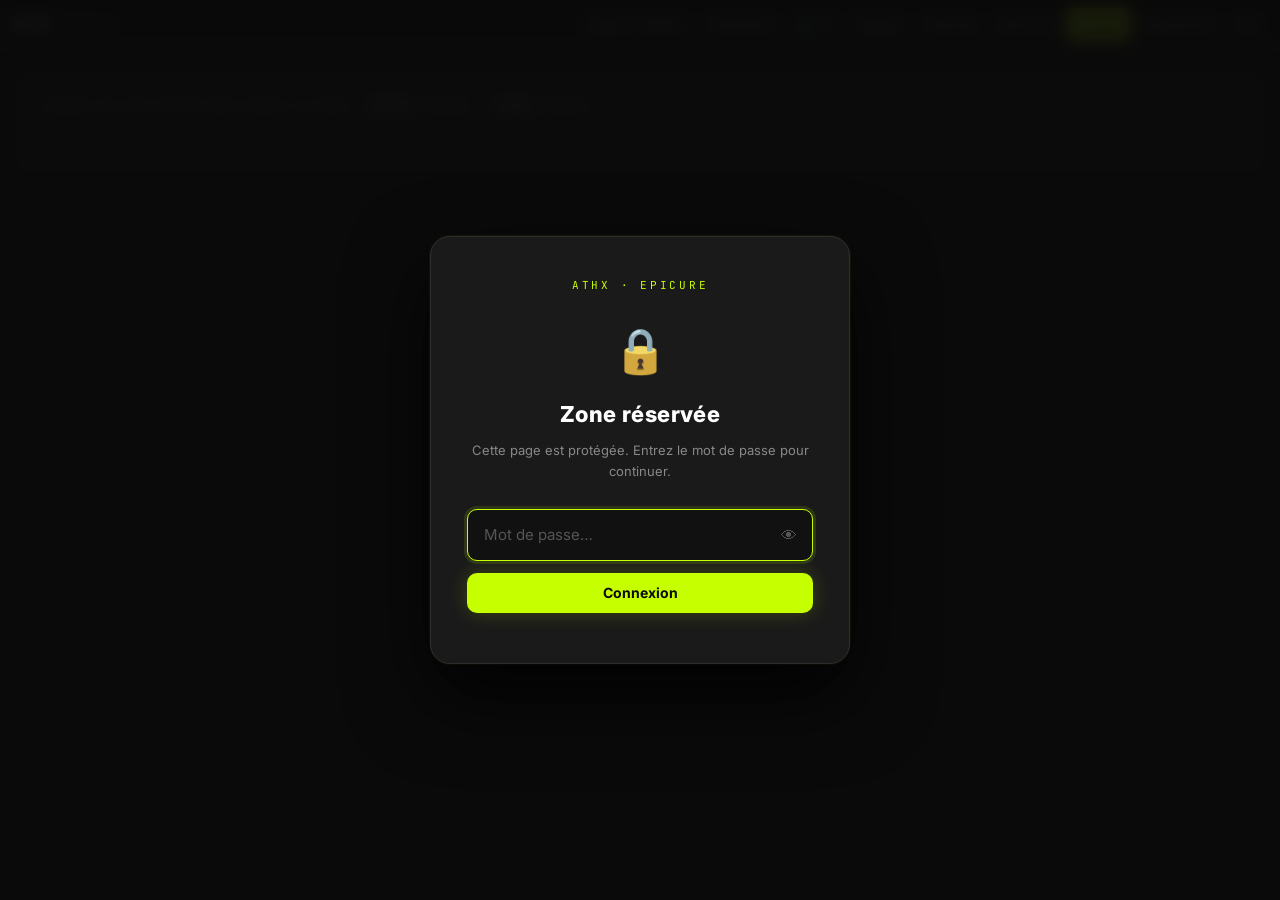
<file: scores.html>
﻿<!doctype html>
<html lang="fr">
<head>
  <meta charset="UTF-8"/>
  <meta name="viewport" content="width=device-width, initial-scale=1.0"/>
  <title>ATHX Epicure – Saisie des scores</title>
  <link href="https://cdn.jsdelivr.net/npm/bootstrap@5.3.3/dist/css/bootstrap.min.css" rel="stylesheet" crossorigin="anonymous" />
  <link rel="stylesheet" href="./assets/css/styles.css"/>
  <link rel="stylesheet" href="./assets/css/admin-bootstrap.css" />
    <link rel="stylesheet" href="./assets/css/auth.css" />
  <style>
    /* ── Table ─────────────────────────────────────────────────────── */
    .score-sheet-wrap { overflow-x:auto; }
    table.score-sheet { border-collapse:collapse; width:100%; font-size:13px; }

    table.score-sheet thead th {
      padding:10px 14px; font-family:var(--mono); font-size:10px;
      text-align:center; background:var(--raised); white-space:nowrap;
      border-bottom:2px solid var(--border-md);
    }
    table.score-sheet thead th.col-athlete { text-align:left; min-width:160px; }
    table.score-sheet thead th.col-cat     { min-width:90px; }
    table.score-sheet thead th.col-heat    { min-width:52px; }
    table.score-sheet thead th.col-event   { min-width:120px; }
    .th-zone-icon { font-size:15px; display:block; margin-bottom:2px; }
    .th-event-dir { font-size:9px; opacity:.6; display:block; margin-top:2px; font-weight:400; }

    tr.cat-sep td {
      background:var(--volt-dim,rgba(198,255,0,.06));
      color:var(--accent); font-family:var(--mono);
      font-size:10px; letter-spacing:.1em; padding:5px 14px;
      border-top:1px solid var(--accent-border,rgba(198,255,0,.2));
      text-transform:uppercase; font-weight:700;
    }

    td.col-athlete { padding:0 14px; font-weight:700; white-space:nowrap; height:44px; line-height:44px; font-size:14px; }
    td.col-cat     { text-align:center; padding:0 8px; height:44px; }
    td.col-heat    { text-align:center; font-family:var(--mono); font-size:13px; font-weight:700; height:44px; line-height:44px; padding:0 8px; color:var(--accent); }

    td.score-cell {
      cursor:pointer; text-align:center; height:44px;
      border:1px solid var(--border); transition:background .12s;
      min-width:110px;
    }
    td.score-cell:hover { background:var(--card-2,#1a1a1a); }
    td.score-cell.has-score { background:rgba(198,255,0,.04); }

    .cell-inner { display:flex; align-items:center; justify-content:center; height:100%; gap:6px; padding:0 10px; }
    .cell-val  { font-family:var(--mono); font-size:13px; font-weight:700; color:var(--accent); }
    .cell-sub  { font-size:10px; color:var(--muted); display:block; }
    .cell-empty{ color:var(--faint,#444); font-size:20px; line-height:1; }
    .cell-dnf  { font-family:var(--mono); font-size:11px; color:#FF4444; font-weight:800; }

    #sheet-status { font-family:var(--mono); font-size:11px; color:var(--muted); padding:8px 2px; min-height:20px; }

    .legend-row {
      display:flex; gap:16px; font-size:11px; font-family:var(--mono);
      color:var(--muted); margin-bottom:14px; flex-wrap:wrap; align-items:center;
    }
    .legend-row kbd {
      background:var(--raised); border:1px solid var(--border-md);
      border-radius:3px; padding:1px 6px; font-size:10px; color:var(--text);
    }

    /* ── MetCon toggle (Terminé / Time Cap) ───────────────────── */
    .metcon-toggle {
      display:grid; grid-template-columns:1fr 1fr; gap:0;
      background:#111; border:1px solid #2A2A2A; border-radius:10px; overflow:hidden;
    }
    .metcon-btn {
      padding:12px 8px; text-align:center; cursor:pointer;
      font-size:13px; font-weight:700; font-family:var(--mono);
      color:#555; border:none; background:transparent; transition:all .15s;
    }
    .metcon-btn.active {
      background:var(--zc,#C6FF00); color:#0A0A0A;
    }
    .metcon-btn:not(.active):hover { background:#1C1C1C; color:#888; }
    .metcon-section { display:flex; flex-direction:column; gap:10px; }
    .metcon-section.hidden { display:none; }

    /* ══════════════════════════════════════════════════
       SCORE MODAL
    ══════════════════════════════════════════════════ */
    #score-modal-bg {
      position:fixed; inset:0; z-index:500;
      background:rgba(0,0,0,.75); backdrop-filter:blur(4px);
      display:flex; align-items:center; justify-content:center;
      opacity:0; pointer-events:none; transition:opacity .2s;
    }
    #score-modal-bg.open { opacity:1; pointer-events:auto; }

    #score-modal {
      background:#1A1A1A; border:1px solid #333;
      border-radius:16px; width:min(500px,94vw);
      box-shadow:0 24px 60px rgba(0,0,0,.7);
      overflow:hidden;
      transform:translateY(16px) scale(.97);
      transition:transform .25s cubic-bezier(.17,.67,.3,1.1);
    }
    #score-modal-bg.open #score-modal { transform:translateY(0) scale(1); }

    /* Modal top bar */
    .modal-top {
      display:flex; align-items:center; gap:14px;
      padding:18px 22px 14px;
      border-bottom:1px solid #2A2A2A;
    }
    .modal-zone-icon {
      width:46px; height:46px; border-radius:12px; flex-shrink:0;
      display:flex; align-items:center; justify-content:center; font-size:22px;
    }
    .modal-zone-name {
      font-size:11px; font-weight:700; text-transform:uppercase;
      letter-spacing:.08em; font-family:var(--mono);
    }
    .modal-ev-name { font-size:18px; font-weight:800; margin-top:2px; }
    .modal-close {
      margin-left:auto; width:30px; height:30px; border-radius:50%;
      border:1px solid #333; background:transparent;
      color:#888; font-size:16px; cursor:pointer; display:flex;
      align-items:center; justify-content:center; flex-shrink:0;
      box-shadow:none;
    }
    .modal-close:hover { color:#fff; border-color:#555; background:#222; }

    /* Athlete info */
    .modal-athlete {
      display:flex; align-items:center; gap:12px;
      padding:14px 22px; border-bottom:1px solid #222;
      background:#141414;
    }
    .modal-ath-name { font-size:17px; font-weight:800; flex:1; }
    .modal-ath-meta { font-size:12px; color:#888; margin-top:2px; }

    /* Previous score */
    .modal-prev {
      margin:0 22px; padding:8px 12px;
      background:#111; border-radius:8px; border:1px solid #2A2A2A;
      font-family:var(--mono); font-size:12px; color:#666;
      display:flex; align-items:center; gap:8px;
      margin-top:14px;
    }
    .modal-prev.has-prev { border-color:#333; color:#aaa; }
    .modal-prev-val { color:var(--zc,#C6FF00); font-weight:700; margin-left:auto; }

    /* Inputs */
    .modal-body { padding:16px 22px 20px; display:flex; flex-direction:column; gap:14px; }

    /* Single input */
    .modal-input-wrap { position:relative; }
    .modal-input-wrap .modal-unit {
      position:absolute; right:14px; top:50%; transform:translateY(-50%);
      font-family:var(--mono); font-size:12px; color:#555; pointer-events:none;
    }
    .modal-field {
      width:100%; padding:14px 16px; font-size:20px; font-weight:700;
      font-family:var(--mono); background:#111; border:2px solid #333;
      border-radius:10px; color:#fff; text-align:center;
      transition:border-color .15s;
    }
    .modal-field:focus { outline:none; border-color:var(--zc,#C6FF00); box-shadow:0 0 0 3px rgba(198,255,0,.1); }
    .modal-field::placeholder { color:#444; font-size:14px; font-weight:400; }

    /* Subfields (Strength) */
    .subfields-row { display:grid; grid-template-columns:1fr 1fr 1fr; gap:10px; }
    .subfield-block { display:flex; flex-direction:column; gap:6px; }
    .subfield-lbl {
      font-size:10px; font-weight:700; text-transform:uppercase;
      letter-spacing:.08em; font-family:var(--mono); text-align:center;
    }
    .subfield-inp {
      width:100%; padding:12px 8px; font-size:18px; font-weight:700;
      font-family:var(--mono); background:#111; border:2px solid #333;
      border-radius:10px; color:#fff; text-align:center;
      transition:border-color .15s;
    }
    .subfield-inp:focus { outline:none; border-color:var(--zc,#C6FF00); box-shadow:0 0 0 3px rgba(198,255,0,.08); }
    .subfield-unit { font-size:10px; color:#555; text-align:center; font-family:var(--mono); }

    /* Total */
    .modal-total {
      background:#111; border:1px solid #2A2A2A; border-radius:10px;
      padding:12px 16px; text-align:center;
    }
    .modal-total-lbl { font-size:10px; color:#555; font-family:var(--mono); text-transform:uppercase; letter-spacing:.08em; }
    .modal-total-val { font-size:28px; font-weight:900; font-family:var(--mono); color:var(--zc,#C6FF00); margin-top:2px; }

    /* DNF toggle */
    .modal-dnf {
      display:flex; align-items:center; gap:10px;
      padding:10px 14px; background:#111; border-radius:10px;
      border:1px solid #2A2A2A; cursor:pointer;
    }
    .modal-dnf input[type="checkbox"] { display:none; }
    .dnf-track {
      width:38px; height:22px; border-radius:11px;
      background:#2A2A2A; border:1px solid #3A3A3A;
      position:relative; flex-shrink:0; transition:background .2s;
    }
    .dnf-track::after {
      content:''; position:absolute; top:3px; left:3px;
      width:14px; height:14px; border-radius:50%;
      background:#666; transition:all .2s;
    }
    .modal-dnf.dnf-on .dnf-track { background:#FF444420; border-color:#FF4444; }
    .modal-dnf.dnf-on .dnf-track::after { background:#FF4444; transform:translateX(16px); }
    .dnf-label { font-size:13px; font-weight:700; font-family:var(--mono); color:#666; flex:1; }
    .modal-dnf.dnf-on .dnf-label { color:#FF4444; }
    .dnf-desc { font-size:11px; color:#444; }

    /* Hint */
    .modal-hint { font-size:11px; color:#444; font-family:var(--mono); text-align:center; }

    /* Buttons */
    .modal-footer {
      display:flex; gap:10px; padding:14px 22px;
      border-top:1px solid #222; background:#141414;
    }
    .modal-footer button { flex:1; padding:13px; font-size:14px; font-weight:700; border-radius:10px; }
    .btn-cancel { background:#1C1C1C; border-color:#333; color:#888; }
    .btn-cancel:hover { background:#222; color:#ccc; }
    .btn-save {
      background:var(--zc,#C6FF00); border-color:var(--zc,#C6FF00);
      color:#0A0A0A; font-weight:800;
      box-shadow:0 0 16px rgba(198,255,0,.25);
    }
    .btn-save:hover { filter:brightness(1.1); }
    .btn-clear { background:#1C1C1C; border-color:#FF444440; color:#FF4444; flex:0 0 auto; padding:13px 16px; }
    .btn-clear:hover { background:#FF444415; border-color:#FF4444; }

    /* ══ SCORE TOAST ══════════════════════════════════════════════ */
    #score-toast {
      position:fixed; bottom:28px; right:28px; z-index:9999;
      width:min(360px,90vw);
      transform:translateX(calc(100% + 40px));
      opacity:0;
      transition:transform .4s cubic-bezier(.17,.67,.35,1.15), opacity .3s ease;
      pointer-events:none;
      filter:drop-shadow(0 8px 28px rgba(0,0,0,.7));
    }
    #score-toast.show {
      transform:translateX(0);
      opacity:1;
      pointer-events:auto;
    }
    .st-card {
      background:#1A1A1A; border:1px solid #2E2E2E;
      border-radius:14px; overflow:hidden; position:relative;
    }
    .st-stripe {
      position:absolute; left:0; top:0; bottom:0; width:4px;
      border-radius:14px 0 0 14px;
    }
    .st-body {
      display:flex; align-items:center; gap:14px;
      padding:14px 16px 14px 20px;
    }
    .st-zone-icon {
      flex-shrink:0; width:44px; height:44px; border-radius:10px;
      display:flex; align-items:center; justify-content:center;
      font-size:20px; background:rgba(255,255,255,.06);
    }
    .st-info { flex:1; min-width:0; }
    .st-row1 { display:flex; align-items:center; gap:8px; margin-bottom:3px; }
    .st-zone-name {
      font-family:var(--mono); font-size:10px; font-weight:800;
      letter-spacing:.15em; text-transform:uppercase;
    }
    .st-badge {
      font-family:var(--mono); font-size:9px; font-weight:900;
      letter-spacing:.1em; text-transform:uppercase;
      padding:2px 7px; border-radius:20px;
    }
    .st-badge.new     { background:rgba(198,255,0,.15); color:#C6FF00; border:1px solid rgba(198,255,0,.3); }
    .st-badge.updated { background:rgba(255,149,0,.15); color:#FF9500; border:1px solid rgba(255,149,0,.3); }
    .st-ath-name { font-size:16px; font-weight:900; color:#FFF; white-space:nowrap; overflow:hidden; text-overflow:ellipsis; }
    .st-score-row { display:flex; align-items:baseline; gap:6px; margin-top:6px; }
    .st-score-val {
      font-family:var(--mono); font-size:22px; font-weight:900; line-height:1;
    }
    .st-score-lbl { font-size:11px; color:var(--muted); font-family:var(--mono); }
    .st-progress {
      height:3px; background:rgba(255,255,255,.07);
    }
    .st-progress-bar {
      height:100%; width:100%;
      transition:width linear;
    }
  </style>
</head>
<body>
  <nav class="navbar navbar-expand-md navbar-dark border-bottom border-secondary admin-navbar">
    <div class="container-fluid">
      <a class="navbar-brand" href="./index.html" title="Accueil public"><span class="fw-bold">ATHX</span> <span class="text-secondary" style="font-size:0.88rem">· Epicure</span></a>
      <button class="navbar-toggler" type="button" data-bs-toggle="collapse" data-bs-target="#adminNav" aria-controls="adminNav" aria-expanded="false" aria-label="Menu">
        <span class="navbar-toggler-icon"></span>
      </button>
      <div class="collapse navbar-collapse" id="adminNav">
        <ul class="navbar-nav ms-md-auto flex-wrap py-2 py-md-0">
          <li class="nav-item"><a class="nav-link" href="./portail.html">Espace athlètes</a></li>
          <li class="nav-item"><a class="nav-link" href="./admin.html">Paramètres</a></li>
          <li class="nav-item"><a class="nav-link" href="./tv.html" target="_blank" rel="noopener noreferrer">📺 TV</a></li>
          <li class="nav-item"><a class="nav-link" href="./equipes.html">Équipes</a></li>
          <li class="nav-item"><a class="nav-link" href="./planning.html">Planning</a></li>
          <li class="nav-item"><a class="nav-link" href="./epreuves.html">Épreuves</a></li>
          <li class="nav-item"><a class="nav-link active" href="./scores.html">Scores</a></li>
          <li class="nav-item"><a class="nav-link" href="./classement.html">Classement</a></li>
          <li class="nav-item"><a class="nav-link" href="./ops.html">Ops</a></li>
        </ul>
      </div>
    </div>
  </nav>

  <main class="container-fluid px-2 px-sm-3 py-3 py-md-4">
    <section class="card">
      <div class="legend-row">
        <span>Cliquer sur une cellule pour saisir un score</span>
        <span><kbd>Entrée</kbd> valider · <kbd>Échap</kbd> annuler</span>
      </div>
      <div class="score-sheet-wrap table-responsive">
        <table class="score-sheet w-100">
          <thead id="score-head"></thead>
          <tbody id="score-body"></tbody>
        </table>
      </div>
      <div id="sheet-status"></div>
    </section>
  </main>

  <!-- ── SCORE MODAL ────────────────────────────────────────────── -->
  <div id="score-modal-bg">
    <div id="score-modal">
      <!-- Top bar -->
      <div class="modal-top" id="modal-top">
        <div class="modal-zone-icon" id="modal-zone-icon">📊</div>
        <div>
          <div class="modal-zone-name" id="modal-zone-name">Zone</div>
          <div class="modal-ev-name"   id="modal-ev-name">Épreuve</div>
        </div>
        <button class="modal-close" id="modal-close-btn">✕</button>
      </div>
      <!-- Athlete -->
      <div class="modal-athlete">
        <div>
          <div class="modal-ath-name" id="modal-ath-name">—</div>
          <div class="modal-ath-meta" id="modal-ath-meta"></div>
        </div>
        <span class="cat-badge" id="modal-ath-cat"></span>
      </div>
      <!-- Body -->
      <div class="modal-body" id="modal-body"></div>
      <!-- Footer -->
      <div class="modal-footer">
        <button class="btn-clear" id="modal-btn-clear" title="Effacer le score">🗑</button>
        <button class="btn-cancel" id="modal-btn-cancel">Annuler</button>
        <button class="btn-save"   id="modal-btn-save">Enregistrer</button>
      </div>
    </div>
  </div>

      <script src="./assets/js/auth.js"></script>
    <script src="./assets/js/data.js"></script>
  <script>
    const ZONE_META = {
      ev_warmup:    { color:'#FF6B35', icon:'🔥' },
      ev_strength:  { color:'#FF4444', icon:'🏋️' },
      ev_refuel:    { color:'#00D4AA', icon:'💧' },
      ev_endurance: { color:'#C6FF00', icon:'🏃' },
      ev_recovery:  { color:'#9B5DE5', icon:'⚡' },
      ev_metcon:    { color:'#00BFFF', icon:'⏱️' },
    };
    const UNIT_HINTS = { kg:'ex: 245', m:'ex: 3750', s:'mm:ss  ex: 18:42', reps:'ex: 84' };

    const scoreHead   = document.getElementById('score-head');
    const scoreBody   = document.getElementById('score-body');
    const sheetStatus = document.getElementById('sheet-status');

    let scoredEvents = [];
    let allCells     = [];
    let modalData    = null; // { teamId, eventId, ev, team }

    /* ── Modal helpers ─────────────────────────────────────────── */
    function openModal(teamId, eventId) {
      const state = AthxStore.loadState();
      const team  = state.teams.find(t => t.id === teamId);
      const ev    = state.events.find(e => e.id === eventId);
      const score = state.scores.find(s => s.teamId === teamId && s.eventId === eventId);
      if (!team || !ev) return;

      modalData = { teamId, eventId, ev, team };
      const meta = ZONE_META[eventId] || { color:'#C6FF00', icon:'📊' };

      // Top bar
      document.getElementById('modal-zone-icon').textContent = meta.icon;
      document.getElementById('modal-zone-icon').style.background  = meta.color+'22';
      document.getElementById('modal-zone-icon').style.border = `1px solid ${meta.color}44`;
      document.getElementById('modal-zone-name').textContent = `Zone ${ev.zone}`;
      document.getElementById('modal-zone-name').style.color = meta.color;
      document.getElementById('modal-ev-name').textContent   = ev.name.replace(' Zone','');
      document.getElementById('score-modal').style.setProperty('--zc', meta.color);

      // Athlete
      const ln = (team.lastName||'').toUpperCase();
      const fn = team.firstName||'';
      document.getElementById('modal-ath-name').textContent = `${ln} ${fn}`.trim();
      document.getElementById('modal-ath-meta').textContent =
        `${team.category} · ${team.gender} · ${ev.scoreFormat||''}`;
      const catEl = document.getElementById('modal-ath-cat');
      catEl.textContent  = `${team.category} ${team.gender}`;
      catEl.className    = `cat-badge cat-${team.category}`;

      // Body
      const body = document.getElementById('modal-body');
      body.innerHTML = '';

      // Previous score banner
      const prevDiv = document.createElement('div');
      prevDiv.className = score ? 'modal-prev has-prev' : 'modal-prev';
      if (score && !score.dnf) {
        prevDiv.innerHTML = `<span>Score actuel</span><span class="modal-prev-val">${fmtScoreDisplay(score, ev)}</span>`;
      } else if (score?.dnf) {
        prevDiv.innerHTML = `<span>Score actuel</span><span class="modal-prev-val" style="color:#FF4444">DNF</span>`;
      } else {
        prevDiv.innerHTML = `<span style="font-style:italic">Aucun score enregistré</span>`;
      }
      body.appendChild(prevDiv);

      if (ev.subFields?.length) {
        // ── Strength : 3 champs ──
        const grid = document.createElement('div');
        grid.className = 'subfields-row';
        ev.subFields.forEach(sf => {
          const cur = score?.subValues?.[sf.key];
          grid.innerHTML += `
            <div class="subfield-block">
              <div class="subfield-lbl" style="color:${meta.color}">${sf.label}</div>
              <input type="number" class="subfield-inp sf-input" data-key="${sf.key}"
                min="0" step="2.5" placeholder="0"
                value="${cur != null ? cur : ''}"/>
              <div class="subfield-unit">${sf.unit}</div>
            </div>`;
        });
        body.appendChild(grid);

        const totalDiv = document.createElement('div');
        totalDiv.className = 'modal-total';
        totalDiv.innerHTML = `<div class="modal-total-lbl">Total</div><div class="modal-total-val" id="modal-total">— kg</div>`;
        body.appendChild(totalDiv);

        body.querySelectorAll('.sf-input').forEach(inp => {
          inp.addEventListener('input', updateModalTotal);
        });
        updateModalTotal();
        setTimeout(() => body.querySelector('.sf-input')?.focus(), 80);

      } else if (ev.timeCap) {
        // ── MetCon Time Cap : toggle Terminé / Time Cap ──
        const isTc  = isTimecapScore(score);
        const tcSec = ev.timeCapSeconds || 1500;
        const mm    = Math.floor(tcSec/60), ss = String(tcSec%60).padStart(2,'0');

        const wrap = document.createElement('div');
        wrap.innerHTML = `
          <div class="metcon-toggle">
            <button class="metcon-btn ${!isTc?'active':''}" id="mc-btn-finish">⏱ Terminé</button>
            <button class="metcon-btn ${isTc?'active':''}"  id="mc-btn-tc">🚫 Time Cap (${mm}:${ss})</button>
          </div>
          <!-- Section : terminé -->
          <div class="metcon-section ${isTc?'hidden':''}" id="mc-section-finish">
            <div class="modal-input-wrap">
              <input type="text" class="modal-field" id="modal-main-input"
                placeholder="mm:ss  ex: 18:42"
                value="${score && !score.dnf && !isTc ? (score.performance||'') : ''}"/>
              <span class="modal-unit">mm:ss</span>
            </div>
            <div class="modal-hint">Temps de l'athlète — inférieur au time cap (${mm}:${ss})</div>
          </div>
          <!-- Section : time cap + reps -->
          <div class="metcon-section ${!isTc?'hidden':''}" id="mc-section-tc">
            <div class="modal-total" style="border-color:#FF444444">
              <div class="modal-total-lbl" style="color:#FF4444">Time Cap atteint — ${mm}:${ss}</div>
              <div style="font-size:12px;color:#666;margin-top:4px;font-family:var(--mono)">
                Entrer le nombre de répétitions complétées<br>
                <span style="color:#888">Plus de reps = meilleur classement parmi les time caps</span>
              </div>
            </div>
            <div class="modal-input-wrap">
              <input type="number" class="modal-field" id="modal-reps-input" min="0" step="1"
                placeholder="ex: 284"
                value="${isTc && score?.reps != null ? score.reps : ''}"/>
              <span class="modal-unit">reps</span>
            </div>
          </div>`;
        body.appendChild(wrap);

        // Toggle logic
        document.getElementById('mc-btn-finish').addEventListener('click', () => {
          document.getElementById('mc-btn-finish').classList.add('active');
          document.getElementById('mc-btn-tc').classList.remove('active');
          document.getElementById('mc-section-finish').classList.remove('hidden');
          document.getElementById('mc-section-tc').classList.add('hidden');
          setTimeout(() => { const i = document.getElementById('modal-main-input'); i?.focus(); i?.select(); }, 50);
        });
        document.getElementById('mc-btn-tc').addEventListener('click', () => {
          document.getElementById('mc-btn-tc').classList.add('active');
          document.getElementById('mc-btn-finish').classList.remove('active');
          document.getElementById('mc-section-tc').classList.remove('hidden');
          document.getElementById('mc-section-finish').classList.add('hidden');
          setTimeout(() => { const i = document.getElementById('modal-reps-input'); i?.focus(); i?.select(); }, 50);
        });

        setTimeout(() => {
          const inp = isTc ? document.getElementById('modal-reps-input') : document.getElementById('modal-main-input');
          inp?.focus(); inp?.select();
        }, 80);

      } else {
        // ── Single field ──
        const wrap = document.createElement('div');
        wrap.className = 'modal-input-wrap';
        wrap.innerHTML = `
          <input type="${ev.scoreUnit==='s'?'text':'number'}" class="modal-field" id="modal-main-input"
            placeholder="${UNIT_HINTS[ev.scoreUnit]||ev.scoreFormat||'Score'}"
            value="${score && !score.dnf ? (score.performance||score.rawValue||'') : ''}"
            ${ev.scoreUnit!=='s'?'min="0" step="0.5"':''}/>
          <span class="modal-unit">${ev.scoreUnit==='s'?'mm:ss':ev.scoreUnit}</span>`;
        body.appendChild(wrap);
        setTimeout(() => {
          const inp = document.getElementById('modal-main-input');
          inp?.focus(); inp?.select();
        }, 80);
      }

      // DNF toggle
      const dnfDiv = document.createElement('label');
      dnfDiv.className = 'modal-dnf' + (score?.dnf ? ' dnf-on' : '');
      dnfDiv.innerHTML = `
        <input type="checkbox" id="modal-dnf-chk" ${score?.dnf?'checked':''}/>
        <div class="dnf-track"></div>
        <div class="dnf-label">DNF</div>
        <div class="dnf-desc">Did Not Finish — score annulé</div>`;
      dnfDiv.querySelector('input').addEventListener('change', e => {
        dnfDiv.classList.toggle('dnf-on', e.target.checked);
        const inp = document.getElementById('modal-main-input');
        if (inp) { inp.disabled = e.target.checked; if(e.target.checked) inp.value=''; }
        body.querySelectorAll('.sf-input').forEach(i => { i.disabled = e.target.checked; if(e.target.checked) i.value=''; });
        if(e.target.checked){ const t=document.getElementById('modal-total'); if(t) t.textContent='DNF'; }
        else updateModalTotal();
      });
      body.appendChild(dnfDiv);

      // Hint
      if (!ev.subFields?.length) {
        const hint = document.createElement('div');
        hint.className = 'modal-hint';
        hint.textContent = `${ev.higherIsBetter ? '▲ Plus haut = meilleur' : '▼ Plus bas = meilleur'} · ${ev.notes||''}`;
        hint.style.cssText = 'max-height:40px;overflow:hidden;text-overflow:ellipsis;';
        body.appendChild(hint);
      }

      document.getElementById('score-modal-bg').classList.add('open');
    }

    function closeModal() {
      document.getElementById('score-modal-bg').classList.remove('open');
      modalData = null;
    }

    function updateModalTotal() {
      const totalEl = document.getElementById('modal-total');
      if (!totalEl || !modalData?.ev?.subFields) return;
      const body = document.getElementById('modal-body');
      const sum = modalData.ev.subFields.reduce((s, sf) => {
        const v = parseFloat(body.querySelector(`[data-key="${sf.key}"]`)?.value || 0);
        return s + (isNaN(v) ? 0 : v);
      }, 0);
      totalEl.textContent = sum > 0 ? `${sum} kg` : '— kg';
    }

    function saveModal() {
      if (!modalData) return;
      const { teamId, eventId, ev } = modalData;
      const state  = AthxStore.loadState();
      const isDnf  = document.getElementById('modal-dnf-chk')?.checked;
      const body   = document.getElementById('modal-body');

      if (isDnf) {
        AthxStore.upsertScore(state, { teamId, eventId, performance:'DNF', rawValue:null, dnf:true, subValues:{} });
      } else if (ev.subFields?.length) {
        const subValues = {};
        let allEmpty = true;
        ev.subFields.forEach(sf => {
          const v = parseFloat(body.querySelector(`[data-key="${sf.key}"]`)?.value);
          subValues[sf.key] = isNaN(v) ? null : v;
          if (!isNaN(v) && v > 0) allEmpty = false;
        });
        if (allEmpty) { state.scores = state.scores.filter(s => !(s.teamId===teamId && s.eventId===eventId)); }
        else {
          const total = ev.subFields.reduce((s,sf) => s + (subValues[sf.key]||0), 0);
          AthxStore.upsertScore(state, { teamId, eventId, performance:`${total} kg`, rawValue:total, dnf:false, subValues });
        }
      } else if (ev.timeCap) {
        // ── MetCon : Terminé ou Time Cap ──
        const tcActive = document.getElementById('mc-btn-tc')?.classList.contains('active');
        if (tcActive) {
          const reps = parseInt(document.getElementById('modal-reps-input')?.value||'0', 10);
          if (!reps || reps <= 0) {
            state.scores = state.scores.filter(s => !(s.teamId===teamId && s.eventId===eventId));
          } else {
            AthxStore.upsertScore(state, {
              teamId, eventId,
              performance: `TC +${reps} reps`,
              rawValue: encodeTimecapReps(reps),
              dnf: false,
              timeCapped: true,
              reps,
            });
          }
        } else {
          const rawStr = (document.getElementById('modal-main-input')?.value||'').trim();
          if (!rawStr) {
            state.scores = state.scores.filter(s => !(s.teamId===teamId && s.eventId===eventId));
          } else {
            const rawVal = AthxStore.parseScoreValue(rawStr);
            AthxStore.upsertScore(state, { teamId, eventId, performance:rawStr, rawValue:rawVal, dnf:false, timeCapped:false });
          }
        }
      } else {
        const rawStr = (document.getElementById('modal-main-input')?.value||'').trim();
        if (!rawStr) { state.scores = state.scores.filter(s => !(s.teamId===teamId && s.eventId===eventId)); }
        else {
          const rawVal = AthxStore.parseScoreValue(rawStr);
          AthxStore.upsertScore(state, { teamId, eventId, performance:rawStr, rawValue:rawVal, dnf:false });
        }
      }

      // Détecter si c'est une mise à jour ou un nouveau score
      const wasUpdate = state.scores.some(s => s.teamId === teamId && s.eventId === eventId);
      AthxStore.saveState(state);

      // Score toast
      const savedScore = state.scores.find(s => s.teamId === teamId && s.eventId === eventId);
      showScoreToast({
        team: modalData.team,
        ev,
        performance: savedScore?.performance || '',
        isUpdate: wasUpdate,
      });

      sheetStatus.textContent = '';

      // Refresh table cell
      const td = document.querySelector(`td.score-cell[data-team-id="${teamId}"][data-event-id="${eventId}"]`);
      if (td) refreshCell(td);
      closeModal();
    }

    function clearModal() {
      if (!modalData) return;
      const { teamId, eventId, ev } = modalData;
      const state = AthxStore.loadState();
      state.scores = state.scores.filter(s => !(s.teamId===teamId && s.eventId===eventId));
      AthxStore.saveState(state);
      sheetStatus.textContent = `Effacé — ${modalData.team.lastName||''} ${modalData.team.firstName||''} · ${ev.name.replace(' Zone','')}`;
      setTimeout(() => { sheetStatus.textContent = ''; }, 3000);
      const td = document.querySelector(`td.score-cell[data-team-id="${teamId}"][data-event-id="${eventId}"]`);
      if (td) refreshCell(td);
      closeModal();
    }

    /* ── MetCon encoding / decoding ────────────────────────────── */
    // Convention rawValue pour MetCon timeCap :
    //   Terminé        → rawValue = secondes (ex: 1122 = 18:42), timeCapped: false
    //   Time cap + rep → rawValue = 100000 - reps (ex: 284 reps → 99716), timeCapped: true
    // Ainsi higherIsBetter:false trie correctement : temps (petits) avant reps (grands)
    const TIMECAP_OFFSET = 100000;

    function encodeTimecapReps(reps) { return TIMECAP_OFFSET - reps; }
    function decodeTimecapReps(raw)  { return TIMECAP_OFFSET - raw; }
    function isTimecapScore(score)   { return score?.timeCapped === true; }

    /* ── Cell display ──────────────────────────────────────────── */
    function fmtScoreDisplay(score, ev) {
      if (!score || score.dnf) return null;
      const raw = score.rawValue ?? score.performance;
      if (raw == null || raw === '') return null;
      // MetCon time cap → afficher les reps
      if (ev.timeCap && isTimecapScore(score)) {
        const reps = score.reps ?? decodeTimecapReps(Number(raw));
        return `TC +${reps} reps`;
      }
      if (ev.scoreUnit === 's') {
        const v = AthxStore.parseScoreValue(String(raw));
        if (v == null) return String(raw);
        const mm = Math.floor(v/60), ss = Math.floor(v%60);
        return `${String(mm).padStart(2,'0')}:${String(ss).padStart(2,'0')}`;
      }
      return String(raw) + (ev.scoreUnit ? ' ' + ev.scoreUnit : '');
    }

    function refreshCell(td) {
      const { teamId, eventId } = td.dataset;
      const state = AthxStore.loadState();
      const score = state.scores.find(s => s.teamId === teamId && s.eventId === eventId);
      const ev    = state.events.find(e => e.id === eventId);
      const inner = td.querySelector('.cell-inner');
      if (!inner) return;

      td.classList.toggle('has-score', !!score);

      if (!score) {
        inner.innerHTML = `<span class="cell-empty">·</span>`;
      } else if (score.dnf) {
        inner.innerHTML = `<span class="cell-dnf">DNF</span>`;
      } else if (ev?.subFields?.length && score.subValues) {
        const total = score.rawValue ?? 0;
        const subs  = ev.subFields.map(sf => {
          const v = score.subValues[sf.key];
          return v != null ? `${sf.label.split(' ')[0]}: ${v}` : '';
        }).filter(Boolean).join(' · ');
        inner.innerHTML = `<div style="display:flex;flex-direction:column;align-items:center;gap:2px">
          <span class="cell-val">${total} kg</span>
          <span class="cell-sub">${subs}</span>
        </div>`;
      } else if (ev?.timeCap && isTimecapScore(score)) {
        const reps = score.reps ?? decodeTimecapReps(Number(score.rawValue));
        inner.innerHTML = `<div style="display:flex;flex-direction:column;align-items:center;gap:2px">
          <span style="font-family:var(--mono);font-size:10px;font-weight:700;color:#FF6B6B">TIME CAP</span>
          <span class="cell-val" style="color:#FF6B6B">+${reps} <span style="font-size:10px;font-weight:400;color:#888">reps</span></span>
        </div>`;
      } else {
        const val = fmtScoreDisplay(score, ev);
        inner.innerHTML = val
          ? `<span class="cell-val">${val}</span>`
          : `<span class="cell-val">${score.performance||'—'}</span>`;
      }
    }

    /* ── Build table ───────────────────────────────────────────── */
    function render() {
      const state = AthxStore.loadState();
      scoredEvents = [...state.events].filter(e => e.scored).sort((a,b) => a.order - b.order);
      allCells = [];

      // Header
      scoreHead.innerHTML = `<tr>
        <th class="col-athlete">Athlète</th>
        <th class="col-cat">Catégorie</th>
        <th class="col-heat">Heat</th>
        ${scoredEvents.map(ev => {
          const meta = ZONE_META[ev.id] || { icon:'•', color:'#888' };
          return `<th class="col-event" style="border-bottom:2px solid ${meta.color}55">
            <span class="th-zone-icon">${meta.icon}</span>
            Z${ev.zone} ${ev.name.replace(' Zone','')}
            <span class="th-event-dir">${ev.higherIsBetter?'▲ max':'▼ min'} · ${ev.scoreFormat}</span>
          </th>`;
        }).join('')}
      </tr>`;

      // Body
      scoreBody.innerHTML = '';
      const sorted   = [...state.teams].sort(AthxStore.compareAthletes);
      const schedule = AthxStore.buildHeatSchedule(state);
      const heatMap  = {};
      schedule.forEach(h => h.athletes.forEach(a => { heatMap[a.id] = h.heat; }));
      let lastGroup = null;

      sorted.forEach(team => {
        const grp = `${team.category||'—'} ${team.gender||''}`.trim();
        if (grp !== lastGroup) {
          lastGroup = grp;
          const sep = document.createElement('tr');
          sep.className = 'cat-sep';
          sep.innerHTML = `<td colspan="${3+scoredEvents.length}">${grp}</td>`;
          scoreBody.appendChild(sep);
        }

        const tr   = document.createElement('tr');
        const ln   = (team.lastName||'').toUpperCase();
        const fn   = team.firstName||'';
        const heat = heatMap[team.id]||'?';
        const meta = team.category;

        tr.innerHTML = `
          <td class="col-athlete">${ln} <span style="font-weight:400;opacity:.75">${fn}</span></td>
          <td class="col-cat"><span class="cat-badge cat-${meta}">${meta} ${team.gender||''}</span></td>
          <td class="col-heat">H${heat}</td>
          ${scoredEvents.map(ev => `
            <td class="score-cell" data-team-id="${team.id}" data-event-id="${ev.id}">
              <div class="cell-inner"><span class="cell-empty">·</span></div>
            </td>`).join('')}`;

        scoredEvents.forEach((ev, ei) => {
          const td = tr.querySelectorAll('td.score-cell')[ei];
          td.dataset.teamId  = team.id;
          td.dataset.eventId = ev.id;
          allCells.push({ td, teamId: team.id, eventId: ev.id });
          td.addEventListener('click', () => openModal(team.id, ev.id));
        });

        scoreBody.appendChild(tr);
      });

      if (!sorted.length) {
        scoreBody.innerHTML = `<tr><td colspan="${3+scoredEvents.length}"
          style="text-align:center;color:var(--muted);padding:32px">
          Aucun athlète enregistré.
        </td></tr>`;
      }

      allCells.forEach(({ td }) => refreshCell(td));
    }

    /* ── Modal event listeners ─────────────────────────────────── */
    document.getElementById('modal-close-btn').addEventListener('click', closeModal);
    document.getElementById('modal-btn-cancel').addEventListener('click', closeModal);
    document.getElementById('modal-btn-save').addEventListener('click', saveModal);
    document.getElementById('modal-btn-clear').addEventListener('click', clearModal);

    document.getElementById('score-modal-bg').addEventListener('click', e => {
      if (e.target === document.getElementById('score-modal-bg')) closeModal();
    });

    document.addEventListener('keydown', e => {
      if (!modalData) return;
      if (e.key === 'Escape') { e.preventDefault(); closeModal(); }
      if (e.key === 'Enter' && !e.shiftKey && e.target.tagName !== 'BUTTON') {
        e.preventDefault(); saveModal();
      }
    });

    /* ── SCORE TOAST ────────────────────────────────────────────── */
    const ZONE_META_SCORES = {
      ev_warmup:    { color:'#FF6B35', icon:'🔥', label:'Warm-Up'  },
      ev_strength:  { color:'#FF4444', icon:'🏋️', label:'Strength' },
      ev_refuel:    { color:'#00D4AA', icon:'💧', label:'Refuel'   },
      ev_endurance: { color:'#C6FF00', icon:'🏃', label:'Endurance'},
      ev_recovery:  { color:'#9B5DE5', icon:'⚡', label:'Recovery' },
      ev_metcon:    { color:'#00BFFF', icon:'⏱️', label:'MetCon X' },
    };
    let _toastTimer = null;

    function showScoreToast({ team, ev, performance, isUpdate }) {
      const meta = ZONE_META_SCORES[ev.id] || { color:'#C6FF00', icon:'🏅', label: ev.name };
      const toast = document.getElementById('score-toast');

      document.getElementById('st-stripe').style.background   = meta.color;
      document.getElementById('st-icon').textContent          = meta.icon;
      document.getElementById('st-icon').style.border         = `1px solid ${meta.color}40`;
      document.getElementById('st-zone-name').textContent     = meta.label;
      document.getElementById('st-zone-name').style.color     = meta.color;
      document.getElementById('st-ath-name').textContent      = `${(team.lastName||'').toUpperCase()}${team.firstName ? ' ' + team.firstName : ''}`;
      document.getElementById('st-score-val').textContent     = performance || '—';
      document.getElementById('st-score-val').style.color     = meta.color;
      document.getElementById('st-score-lbl').textContent     = isUpdate ? 'score mis à jour' : 'score enregistré';

      const badge = document.getElementById('st-badge');
      badge.textContent  = isUpdate ? 'Modifié' : 'Nouveau';
      badge.className    = 'st-badge ' + (isUpdate ? 'updated' : 'new');

      // Progress bar
      const bar = document.getElementById('st-bar');
      bar.style.background      = meta.color;
      bar.style.transition      = 'none';
      bar.style.width           = '100%';

      // Show
      toast.classList.add('show');
      clearTimeout(_toastTimer);

      // Animate bar
      requestAnimationFrame(() => {
        bar.style.transition = 'width 3s linear';
        bar.style.width = '0%';
      });

      _toastTimer = setTimeout(() => toast.classList.remove('show'), 3200);
    }

    /* ── Init ──────────────────────────────────────────────────── */
    AthxAuth.requireAuth({ onSuccess: () => {
      injectLogoutBtn();
      AthxStore.whenCloudReady()
        .then(() => render())
        .catch(err => alert(`Cloud indisponible: ${err.message||err}`));
    }});
  </script>

  <!-- SCORE TOAST -->
  <div id="score-toast">
    <div class="st-card">
      <div class="st-stripe" id="st-stripe"></div>
      <div class="st-body">
        <div class="st-zone-icon" id="st-icon"></div>
        <div class="st-info">
          <div class="st-row1">
            <div class="st-zone-name" id="st-zone-name"></div>
            <div class="st-badge" id="st-badge"></div>
          </div>
          <div class="st-ath-name" id="st-ath-name"></div>
          <div class="st-score-row">
            <div class="st-score-val" id="st-score-val"></div>
            <div class="st-score-lbl" id="st-score-lbl"></div>
          </div>
        </div>
      </div>
      <div class="st-progress"><div class="st-progress-bar" id="st-bar"></div></div>
    </div>
  </div>
  <script src="https://cdn.jsdelivr.net/npm/bootstrap@5.3.3/dist/js/bootstrap.bundle.min.js" crossorigin="anonymous"></script>
</body>
</html>
</file>
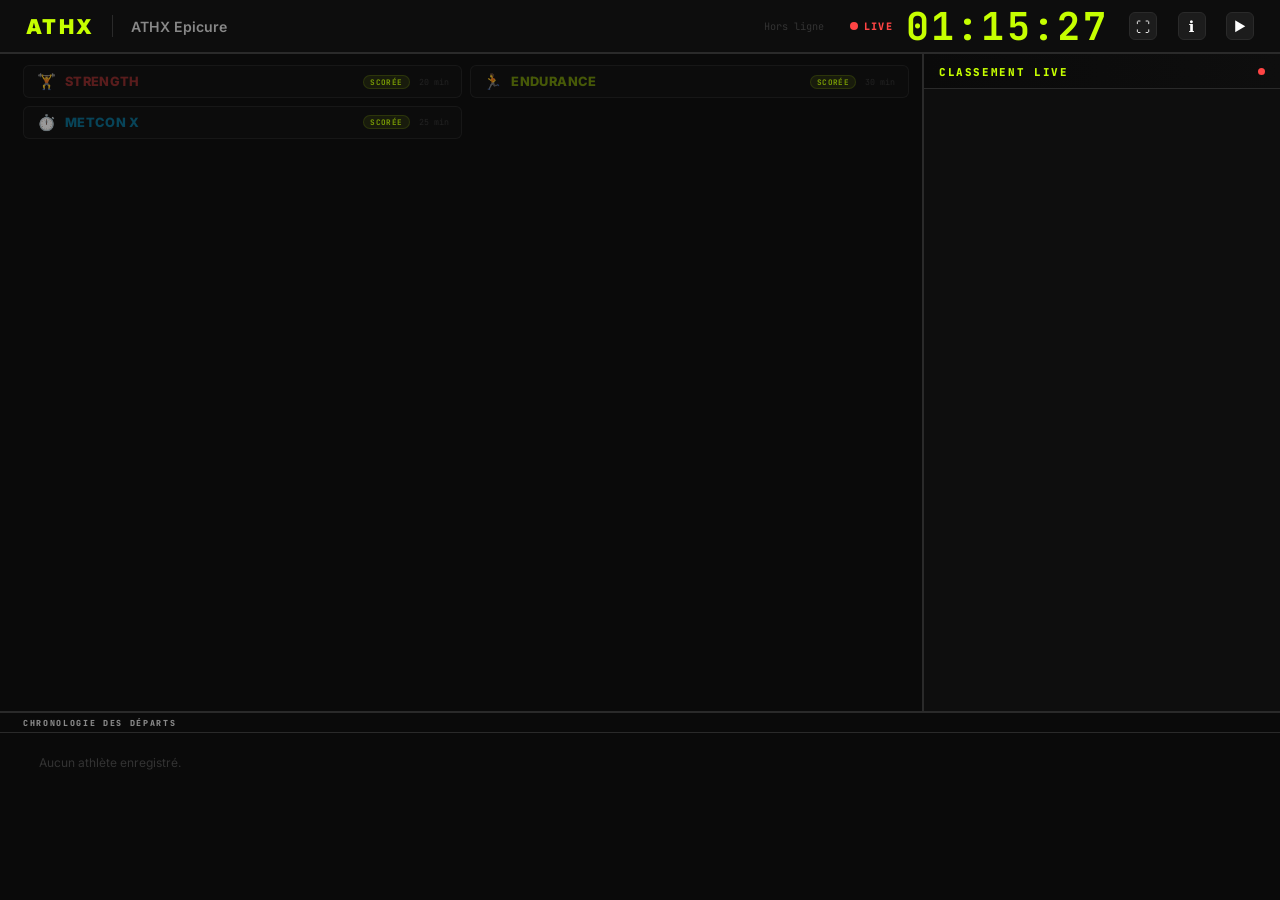
<file: tv.html>
﻿<!DOCTYPE html>
<html lang="fr">
<head>
<meta charset="UTF-8"/>
<meta name="viewport" content="width=device-width, initial-scale=1"/>
<title>ATHX Epicure · Live TV</title>
<link rel="preconnect" href="https://fonts.googleapis.com"/>
<link rel="preconnect" href="https://fonts.gstatic.com" crossorigin/>
<link href="https://fonts.googleapis.com/css2?family=Inter:opsz,wght@14..32,300;14..32,400;14..32,600;14..32,700;14..32,800;14..32,900&family=JetBrains+Mono:wght@400;600;700&display=swap" rel="stylesheet"/>
<style>
:root {
  --bg:      #0A0A0A;
  --surface: #141414;
  --card:    #1C1C1C;
  --border:  #2A2A2A;
  --text:    #FFFFFF;
  --muted:   #888888;
  --faint:   #333333;
  --volt:    #C6FF00;
  --volt-dim:rgba(198,255,0,.10);
  --sans: "Inter", system-ui, sans-serif;
  --mono: "JetBrains Mono", monospace;
}
*, *::before, *::after { box-sizing:border-box; margin:0; padding:0; }
html, body { width:100%; height:100%; overflow:hidden; background:var(--bg); }
body { font-family:var(--sans); color:var(--text); -webkit-font-smoothing:antialiased; }

/* ── LOADER ───────────────────────────────────────────────────────── */
#loader {
  position:fixed; inset:0; background:var(--bg);
  display:flex; flex-direction:column; align-items:center; justify-content:center;
  z-index:999; gap:20px; transition:opacity .6s;
}
#loader.hidden { opacity:0; pointer-events:none; }
.ld-title { font-size:56px; font-weight:900; color:var(--volt); letter-spacing:-.02em; text-transform:uppercase; }
.ld-sub   { font-size:14px; color:var(--muted); letter-spacing:.2em; text-transform:uppercase; }
.ld-bar   { width:180px; height:2px; background:var(--border); border-radius:2px; overflow:hidden; }
.ld-fill  { height:100%; background:var(--volt); border-radius:2px; animation:ldFill 1.4s ease forwards; }
@keyframes ldFill { to { width:100%; } }

/* ── ROOT LAYOUT ──────────────────────────────────────────────────── */
#app {
  width:100vw; height:100vh;
  display:grid;
  grid-template-rows: clamp(48px,6vh,72px) 1fr auto;
}

/* Vue unique — plus de slides */
#live-view {
  display:grid;
  grid-template-rows: 1fr clamp(140px,21vh,195px);
  overflow:hidden; min-height:0;
}

/* ── HEADER ───────────────────────────────────────────────────────── */
#hdr {
  background:#0D0D0D; border-bottom:2px solid var(--border);
  display:flex; align-items:center; padding:0 clamp(14px,2vw,32px); gap:0;
}
.hdr-logo {
  font-size:clamp(16px,1.6vw,24px); font-weight:900; letter-spacing:.12em;
  text-transform:uppercase; color:var(--volt); flex-shrink:0;
}
.hdr-sep  { width:1px; height:22px; background:var(--border); margin:0 clamp(12px,1.4vw,22px); flex-shrink:0; }
.hdr-comp {
  font-size:clamp(11px,1.1vw,16px); font-weight:600; color:var(--muted); flex:1;
  white-space:nowrap; overflow:hidden; text-overflow:ellipsis;
  min-width:0;
}
.hdr-sync { font-size:clamp(9px,.8vw,11px); font-family:var(--mono); color:var(--faint); margin-right:clamp(10px,1vw,16px); }
.hdr-clock{ font-family:var(--mono); font-size:clamp(24px,3vw,42px); font-weight:700; color:var(--volt); letter-spacing:.06em; }
.hdr-fs {
  width:clamp(28px,3vh,38px); height:clamp(28px,3vh,38px); border-radius:6px; margin-left:8px;
  border:1px solid var(--border); background:var(--card);
  display:flex; align-items:center; justify-content:center;
  font-size:clamp(11px,1.1vw,15px); cursor:pointer; transition:all .15s; flex-shrink:0;
}
.hdr-fs:hover { border-color:var(--volt); color:var(--volt); }


/* ── NEXT DEPARTURE BANNER ── */


/* ── TOAST (mise à jour score live) ── */
#toast {
  position:fixed; bottom:clamp(100px,14vh,180px); right:clamp(12px,2vw,28px); z-index:500;
  display:flex; flex-direction:column; gap:10px; pointer-events:none;
  max-width:min(420px,90vw);
}
.toast-item {
  position:relative;
  background:linear-gradient(145deg,#1A1A1A 0%,#141414 100%);
  border:1px solid rgba(255,255,255,.1);
  border-radius:14px; padding:0; overflow:hidden;
  box-shadow:0 8px 32px rgba(0,0,0,.55),0 0 0 1px rgba(255,255,255,.04) inset;
  animation:toastIn .45s cubic-bezier(.17,.67,.3,1.1) forwards;
  min-width:min(300px,88vw);
}
.toast-item::before {
  content:''; position:absolute; left:0; top:0; bottom:0; width:4px; background:var(--zcolor,#C6FF00);
  border-radius:14px 0 0 14px;
}
@keyframes toastIn { from{opacity:0; transform:translateX(28px) scale(.96)} to{opacity:1; transform:translateX(0) scale(1)} }
@keyframes toastOut{ to{ opacity:0; transform:translateX(24px); } }
.toast-item.out { animation:toastOut .32s ease forwards; }

.toast-inner { display:flex; align-items:stretch; gap:12px; padding:14px 16px 14px 20px; }
.toast-zone-ico {
  width:48px; min-width:48px; border-radius:10px; display:flex; align-items:center; justify-content:center;
  font-size:clamp(20px,2.2vw,26px);
  background:rgba(255,255,255,.06); border:1px solid rgba(255,255,255,.1);
}
.toast-txt { flex:1; min-width:0; }
.toast-row1 { display:flex; align-items:center; gap:8px; flex-wrap:wrap; margin-bottom:4px; }
.toast-zone {
  font-family:var(--mono); font-size:clamp(8px,.7vw,10px); font-weight:900; letter-spacing:.16em; text-transform:uppercase; color:var(--zcolor,#C6FF00);
}
.toast-badge { font-family:var(--mono); font-size:8px; font-weight:900; letter-spacing:.1em; text-transform:uppercase; padding:2px 8px; border-radius:20px; }
.toast-badge.nouv { color:#0A0A0A; background:var(--volt); }
.toast-badge.maj  { color:#0A0A0A; background:#FF9500; }
.toast-ath  { font-size:clamp(14px,1.3vw,18px); font-weight:900; color:#fff; line-height:1.2; }
.toast-ev   { font-size:clamp(10px,.85vw,12px); color:var(--muted); font-weight:600; margin-top:2px; }
.toast-score{ font-family:var(--mono); font-size:clamp(18px,1.6vw,24px); font-weight:900; color:var(--zcolor,#C6FF00); margin-top:6px; line-height:1.1; }
.toast-hint { font-size:10px; font-weight:600; color:var(--faint); margin-left:6px; font-family:var(--mono); }
.toast-pbar{ height:3px; background:rgba(255,255,255,.08); }
.toast-pbar>div{ height:100%; width:100%; background:var(--zcolor,#C6FF00); transform-origin:left; animation:toastBar 3.5s linear forwards; }
@keyframes toastBar{ from{ transform:scaleX(1) } to{ transform:scaleX(0) } }

/* ══════════════════════════════════════════════════════════════
   SCORE PILLS dans les chips athlètes (vue live)
══════════════════════════════════════════════════════════════ */
.ath-scores-row {
  display:flex; gap:clamp(3px,.4vw,6px); flex-wrap:nowrap;
  margin-top:clamp(5px,.7vh,8px); overflow:hidden;
}
.ath-score-pill {
  display:flex; align-items:center; gap:4px;
  padding:clamp(3px,.4vh,5px) clamp(5px,.6vw,9px);
  background:rgba(255,255,255,.04); border:1px solid rgba(255,255,255,.07);
  border-radius:6px; flex:1; min-width:0; overflow:hidden;
}
.ath-score-pill.current-zone {
  border-color:rgba(255,255,255,.28);
  background:rgba(255,255,255,.07);
}
.ath-score-pill.scored {
  border-color:rgba(255,255,255,.18); background:rgba(255,255,255,.06);
}
.asp-icon { font-size:clamp(9px,.9vw,12px); flex-shrink:0; line-height:1; }
.asp-body { display:flex; flex-direction:column; gap:0; min-width:0; flex:1; }
.asp-val  {
  font-family:var(--mono); font-size:clamp(10px,1vw,13px); font-weight:800;
  line-height:1; white-space:nowrap; overflow:hidden; text-overflow:ellipsis;
  color:var(--text);
}
.asp-val.empty { color:var(--faint); }
.asp-lbl { font-size:clamp(6px,.55vw,8px); color:rgba(255,255,255,.3); text-transform:uppercase; letter-spacing:.05em; font-family:var(--mono); white-space:nowrap; }

/* ── MIDDLE ──────────────────────────────────────────────────────── */
#middle {
  display:grid;
  grid-template-columns: 1fr clamp(240px,28vw,420px);
  overflow:hidden; min-height:0;
}

/* ── ZONES PANEL ─────────────────────────────────────────────────── */
#zones-panel {
  padding:clamp(10px,1.2vh,18px) clamp(10px,1vw,16px) clamp(10px,1.2vh,18px) clamp(16px,1.8vw,28px);
  display:grid;
  grid-template-columns: 1fr 1fr;
  grid-auto-rows: min-content;
  gap:clamp(6px,.8vh,12px);
  overflow-y:auto; min-height:0; align-content:start;
  will-change:transform;
}

/* Zone inactive : ligne ultra compacte (transition vide = cachée via JS) */
.zone-row {
  background:rgba(255,255,255,.025); border:1px solid rgba(255,255,255,.07); border-radius:6px;
  display:flex; align-items:center; gap:clamp(7px,.7vw,12px);
  padding:clamp(6px,.7vh,10px) clamp(10px,1vw,16px); overflow:hidden;
  opacity:.6;
}
.zone-row-icon { font-size:clamp(12px,1.2vw,17px); flex-shrink:0; }
.zone-row-num  { font-size:clamp(7px,.6vw,9px); font-family:var(--mono); font-weight:700; letter-spacing:.08em; color:var(--faint); flex-shrink:0; }
.zone-row-name { font-size:clamp(10px,1vw,14px); font-weight:800; text-transform:uppercase; letter-spacing:.03em; color:var(--muted); flex:1; white-space:nowrap; overflow:hidden; text-overflow:ellipsis; }
.zbadge { font-size:clamp(7px,.6vw,9px); font-family:var(--mono); font-weight:700; letter-spacing:.05em; padding:1px 6px; border-radius:20px; text-transform:uppercase; flex-shrink:0; }
.zbadge-scored   { background:var(--volt-dim); color:var(--volt); border:1px solid rgba(198,255,0,.2); }
.zbadge-unscored { background:rgba(255,255,255,.03); color:var(--faint); border:1px solid rgba(255,255,255,.06); }
.zone-row-dur { font-size:clamp(7px,.65vw,10px); color:var(--faint); font-family:var(--mono); flex-shrink:0; }

/* Zone active : carte expandée — span 2 colonnes */
.zone-card {
  grid-column: 1 / -1;
  background:var(--card); border:1px solid var(--zc, #555);
  border-left:4px solid var(--zc, #555);
  border-radius:10px; flex-shrink:0;
  box-shadow:0 2px 16px rgba(0,0,0,.5);
  overflow:hidden;
}

/* Header zone : icône | nom | badge · timer à droite */
.zone-card-header {
  display:flex; align-items:center; gap:clamp(10px,1.2vw,16px);
  padding:clamp(8px,1vh,13px) clamp(12px,1.2vw,18px);
  background:#111;
  position:relative;
}
.zone-card-icon {
  width:clamp(32px,3.5vh,46px); height:clamp(32px,3.5vh,46px); border-radius:8px; flex-shrink:0;
  display:flex; align-items:center; justify-content:center; font-size:clamp(16px,1.8vh,24px);
  background:rgba(255,255,255,.07); border:1px solid rgba(255,255,255,.12);
}
.zone-card-info { flex:1; min-width:0; }
.zone-card-num  { font-size:clamp(8px,.7vw,10px); font-family:var(--mono); font-weight:700; letter-spacing:.1em; color:var(--muted); text-transform:uppercase; }
.zone-card-name { font-size:clamp(14px,1.6vw,21px); font-weight:900; text-transform:uppercase; letter-spacing:.04em; line-height:1.1; }
.zone-card-meta { display:flex; align-items:center; gap:clamp(6px,.8vw,10px); margin-left:auto; }
.zone-card-dur  { font-size:clamp(9px,.8vw,11px); color:var(--muted); font-family:var(--mono); }


/* Barre de progression — fine, sous le header */
.zone-prog      { height:2px; background:rgba(255,255,255,.06); }
.zone-prog-fill { height:100%; background:var(--zc); transition:width 1s linear; }

/* Athletes grid */
.zone-athletes { display:grid; grid-template-columns:repeat(auto-fill,minmax(clamp(200px,20vw,320px),1fr)); gap:clamp(5px,.6vh,9px); padding:clamp(8px,1vh,12px) clamp(10px,1.1vw,16px) clamp(10px,1.2vh,14px); }
.ath-chip {
  display:flex; flex-direction:column; gap:0;
  background:rgba(255,255,255,.04); border:1px solid rgba(255,255,255,.1);
  border-radius:8px; padding:clamp(8px,.9vh,12px) clamp(10px,1vw,14px);
}
.ath-chip-top { display:flex; align-items:center; gap:clamp(8px,.9vw,12px); }
.ath-chip-info { flex:1; min-width:0; }
.ath-chip-name {
  font-size:clamp(13px,1.5vw,20px); font-weight:800; line-height:1.15;
  white-space:nowrap; overflow:hidden; text-overflow:ellipsis;
}
.ath-chip-name em { font-style:normal; font-weight:500; opacity:.75; font-size:.85em; }
.ath-chip-sub { display:flex; align-items:center; gap:6px; margin-top:3px; }
.ath-chip-cat {
  font-size:clamp(7px,.62vw,9px); font-weight:700; font-family:var(--mono);
  padding:2px 6px; border-radius:8px; text-transform:uppercase;
}
.cc-lite { background:rgba(96,165,250,.15); color:#60A5FA; }
.cc-athx { background:var(--volt-dim); color:var(--volt); }
.cc-pro  { background:rgba(255,107,107,.15); color:#FF6B6B; }
.ath-chip-heat { font-size:clamp(9px,.8vw,11px); color:var(--muted); font-family:var(--mono); }
.ath-chip-score { font-family:var(--mono); font-size:clamp(15px,1.7vw,22px); font-weight:800; text-align:right; }
/* Détail Strength : 3 charges */
.ath-strength-subs { text-align:right; max-width:clamp(200px,22vw,280px); }
.ath-strength-subs.dnf {
  font-family:var(--mono); font-size:clamp(13px,1.3vw,18px); font-weight:900; color:#FF4444;
}
.ass-total {
  font-family:var(--mono); font-size:clamp(9px,.8vw,11px); font-weight:800;
  margin-bottom:4px; letter-spacing:.04em; opacity:.95;
}
.ass-grid {
  display:flex; flex-wrap:nowrap; gap:clamp(5px,.7vw,10px); justify-content:flex-end;
}
.ass-col {
  display:flex; flex-direction:column; align-items:center; gap:1px;
  min-width:clamp(32px,3.5vw,48px);
  padding:4px 6px; border-radius:8px;
  background:rgba(255,68,68,.08); border:1px solid rgba(255,68,68,.15);
}
.ass-rep {
  font-family:var(--mono); font-size:clamp(6px,.55vw,8px); font-weight:900;
  color:#FF8888; letter-spacing:.08em; text-transform:uppercase;
}
.ass-val {
  font-family:var(--mono); font-size:clamp(11px,1.1vw,15px); font-weight:900; line-height:1.1;
}
.ass-u { font-size:clamp(6px,.5vw,7px); color:var(--faint); font-family:var(--mono); }
/* Conteneur droit : score + timer empilés */
.ath-chip-right { display:flex; flex-direction:column; align-items:flex-end; gap:4px; flex-shrink:0; }
/* Timer restant sur chip (pas encore de score) */
.ath-chip-timer { display:flex; flex-direction:column; align-items:flex-end; flex-shrink:0; }
.act-val { font-family:var(--mono); font-size:clamp(15px,1.7vw,22px); font-weight:800; line-height:1; }
.act-lbl { font-size:clamp(7px,.6vw,9px); font-family:var(--mono); color:var(--muted); letter-spacing:.1em; text-transform:uppercase; margin-top:1px; }
/* Phase Strength sur chip */
.strength-phase {
  display:flex; flex-direction:column; align-items:flex-end; gap:2px; flex-shrink:0;
}
.sph-rep  {
  font-family:var(--mono); font-size:clamp(9px,.85vw,12px); font-weight:900;
  color:#FF4444; letter-spacing:.1em; text-transform:uppercase;
  background:rgba(255,68,68,.12); border:1px solid rgba(255,68,68,.25);
  padding:1px 6px; border-radius:4px; white-space:nowrap;
}
.sph-name {
  font-size:clamp(9px,.85vw,12px); font-weight:800; color:#fff;
  text-align:right; white-space:nowrap; text-transform:uppercase; letter-spacing:.04em;
}
.sph-timer { font-family:var(--mono); font-size:clamp(13px,1.4vw,18px); font-weight:900; line-height:1; }
.sph-dots { display:flex; gap:4px; justify-content:flex-end; margin-top:2px; }
.sph-dot  { width:5px; height:5px; border-radius:50%; background:rgba(255,255,255,.2); }
.sph-dot.active { background:#FF4444; }
/* Time Cap badge */
.timecap-badge {
  display:flex; flex-direction:column; align-items:flex-end; flex-shrink:0; gap:2px;
}
.timecap-label {
  font-family:var(--mono); font-size:clamp(9px,.85vw,12px); font-weight:900;
  color:#FF9500; background:rgba(255,149,0,.15); border:1px solid rgba(255,149,0,.3);
  padding:2px 8px; border-radius:4px; letter-spacing:.12em; text-transform:uppercase;
}
.timecap-sub {
  font-size:clamp(7px,.6vw,9px); font-family:var(--mono); color:var(--muted);
  letter-spacing:.08em; text-transform:uppercase; text-align:right;
}
.timecap-timer {
  font-family:var(--mono); font-size:clamp(13px,1.4vw,18px); font-weight:900;
  color:#FF9500; line-height:1;
}

/* ── LEADERBOARD ─────────────────────────────────────────────────── */
#lb-panel {
  border-left:2px solid var(--border); background:#0E0E0E;
  display:flex; flex-direction:column; overflow:hidden; min-height:0;
}
.lb-head {
  flex-shrink:0; padding:clamp(10px,1.2vh,16px) clamp(12px,1.2vw,22px) clamp(8px,1vh,12px); border-bottom:1px solid var(--border);
  display:flex; align-items:center; gap:10px;
  background:linear-gradient(90deg, #0A0A0A, #0E0E0E);
}
.lb-title { font-size:clamp(9px,.85vw,13px); font-weight:900; text-transform:uppercase; letter-spacing:.15em; color:var(--volt); flex:1; font-family:var(--mono); }
.live-dot { width:7px; height:7px; border-radius:50%; background:#FF4444; animation:pDot 1.8s steps(1) infinite; flex-shrink:0; }
@keyframes pDot { 0%,49%{opacity:1} 50%,100%{opacity:.2} }

.lb-scroll { flex:1; overflow-y:auto; min-height:0; will-change:transform; }

.lb-group { border-bottom:1px solid var(--border); }
.lb-group-hdr {
  padding:clamp(7px,.8vh,11px) clamp(10px,1vw,18px) clamp(4px,.4vh,6px);
  display:flex; align-items:center; gap:8px;
  background:rgba(0,0,0,.3);
}
.lb-group-pill {
  font-size:clamp(7px,.65vw,10px); font-weight:900; letter-spacing:.1em; text-transform:uppercase;
  font-family:var(--mono); padding:2px 8px; border-radius:20px;
  border:1px solid currentColor;
}
.lb-group-count { font-size:clamp(8px,.7vw,11px); color:var(--faint); font-family:var(--mono); margin-left:auto; }

.lb-row {
  display:flex; align-items:center; gap:clamp(6px,.7vw,12px); padding:clamp(7px,.9vh,11px) clamp(10px,1vw,18px);
  border-bottom:1px solid rgba(255,255,255,.03);
  transition:background .15s;
}
.lb-row:hover { background:rgba(255,255,255,.03); }
.lb-pos { width:clamp(20px,2vw,28px); font-size:clamp(12px,1.3vw,17px); font-weight:800; font-family:var(--mono); flex-shrink:0; text-align:center; }
.p1 { color:#FFD700; } .p2 { color:#B0B0B0; } .p3 { color:#CD7F32; } .pn { color:var(--faint); }
.lb-row-name { flex:1; min-width:0; }
.lb-row-last  { font-size:clamp(12px,1.3vw,18px); font-weight:800; white-space:nowrap; overflow:hidden; text-overflow:ellipsis; }
.lb-row-first { font-size:clamp(9px,.8vw,12px); color:var(--muted); font-weight:400; margin-top:1px; }
.lb-row-evs   { font-size:clamp(7px,.65vw,10px); font-family:var(--mono); color:var(--faint); margin-top:2px; display:flex; gap:5px; flex-wrap:wrap; }
.lb-row-evs span { color:var(--muted); }
.lb-score { font-family:var(--mono); font-size:clamp(13px,1.4vw,20px); font-weight:800; color:var(--volt); flex-shrink:0; }
.lb-score.none { color:var(--faint); font-size:clamp(9px,.8vw,12px); }

/* ── TIMELINE ────────────────────────────────────────────────────── */
#timeline {
  border-top:2px solid var(--border); background:#0A0A0A;
  display:flex; flex-direction:column; overflow:hidden;
}
.tl-head {
  flex-shrink:0; display:flex; align-items:center;
  padding:clamp(4px,.5vh,8px) clamp(16px,1.8vw,26px); gap:14px; border-bottom:1px solid var(--border);
}
.tl-label { font-size:clamp(7px,.65vw,10px); font-weight:800; letter-spacing:.2em; text-transform:uppercase; font-family:var(--mono); color:var(--muted); }
.tl-now-txt { font-family:var(--mono); font-size:clamp(10px,.9vw,13px); color:var(--volt); font-weight:700; }
.tl-scroll {
  flex:1; display:flex; gap:clamp(5px,.5vw,8px); padding:clamp(5px,.7vh,8px) clamp(16px,1.8vw,24px);
  overflow-x:auto; overflow-y:hidden; align-items:stretch; min-height:0;
}
.tl-scroll::-webkit-scrollbar { height:2px; }

/* NOW separator */
.tl-sep {
  flex-shrink:0; width:2px; background:var(--volt); border-radius:1px;
  position:relative; margin:0 4px;
}
.tl-sep::before {
  content:'NOW'; position:absolute; top:50%; left:50%;
  transform:translate(-50%,-50%) rotate(-90deg);
  font-size:8px; font-weight:800; font-family:var(--mono); color:var(--volt);
  letter-spacing:.1em; white-space:nowrap;
  background:#0A0A0A; padding:2px 4px;
}

/* Departure cards */
.dep-card {
  flex-shrink:0; width:clamp(155px,16vw,220px);
  background:var(--card); border:1px solid rgba(255,255,255,.06);
  border-top:2px solid var(--dc,#444);
  border-radius:8px; padding:clamp(6px,.8vh,10px) clamp(8px,.8vw,12px);
  display:flex; flex-direction:column; gap:2px;
  position:relative; transition:border-color .3s;
}
.dep-card.soon { border-top-color:var(--dc); border-color:color-mix(in srgb,var(--dc) 35%,transparent); }
.dep-card.soon .dep-time { animation:pDot .8s ease-in-out infinite; }

@keyframes glowBar { 0%,100%{opacity:1} 50%{opacity:.3} }

.dep-zone-name { font-size:clamp(7px,.65vw,9px); font-weight:700; text-transform:uppercase; letter-spacing:.07em; display:flex; align-items:center; gap:3px; color:var(--muted); }
.dep-time      { font-family:var(--mono); font-size:clamp(16px,1.8vw,24px); font-weight:900; line-height:1.1; color:var(--dc,var(--muted)); }
.dep-heat      { font-family:var(--mono); font-size:clamp(8px,.7vw,10px); color:var(--faint); font-weight:600; }
.dep-aths      { display:flex; flex-direction:column; gap:2px; margin-top:3px; }
.dep-ath       { display:flex; align-items:center; gap:4px; }
.dep-ath-name  { font-size:clamp(9px,.9vw,13px); font-weight:800; flex:1; line-height:1.2; word-break:break-word; }
.dep-cat       { font-size:clamp(6px,.55vw,8px); font-weight:700; font-family:var(--mono); padding:1px 4px; border-radius:5px; text-transform:uppercase; flex-shrink:0; }
.dep-elapsed   { font-family:var(--mono); font-size:clamp(8px,.7vw,10px); font-weight:700; color:var(--dc); padding-top:2px; border-top:1px solid var(--border); margin-top:2px; }
.dep-soon-lbl  { font-family:var(--mono); font-size:clamp(8px,.7vw,10px); font-weight:700; color:var(--dc); padding-top:2px; border-top:1px solid var(--border); margin-top:2px; }

/* scrollbar */
::-webkit-scrollbar { width:4px; height:4px; }
::-webkit-scrollbar-track { background:transparent; }
::-webkit-scrollbar-thumb { background:var(--border); border-radius:2px; }

/* ── TIMECAP ALERT POPUP ──────────────────────────────────────────── */
#tc-overlay {
  position:fixed;
  top: clamp(48px,6vh,72px);
  left:50%;
  transform:translateX(-50%) translateY(-130%);
  z-index:9992;
  opacity:0;
  pointer-events:none;
  transition:transform .5s cubic-bezier(.17,.67,.35,1.2), opacity .4s ease;
  filter:drop-shadow(0 12px 32px rgba(0,0,0,.9));
}
#tc-overlay.show {
  transform:translateX(-50%) translateY(clamp(10px,1.5vh,18px));
  opacity:1;
}
#tc-content {
  display:flex; align-items:center; gap:clamp(12px,1.4vw,20px);
  background:linear-gradient(135deg,#141414 60%,#1C1C1C);
  border:1px solid rgba(255,255,255,.1);
  border-radius:18px;
  padding:clamp(12px,1.4vh,18px) clamp(16px,2vw,26px);
  min-width:clamp(300px,38vw,520px);
  position:relative; overflow:hidden;
}
#tc-content::before {
  content:''; position:absolute; inset:0;
  background:radial-gradient(ellipse 80% 60% at 50% -10%, rgba(var(--tc-rgb,198,255,0),.08), transparent 70%);
  pointer-events:none;
}
#tc-stripe {
  position:absolute; left:0; top:0; bottom:0; width:4px;
  background:var(--tc-color,#C6FF00); border-radius:18px 0 0 18px;
}
#tc-icon-wrap {
  flex-shrink:0;
  width:clamp(36px,4vw,52px); height:clamp(36px,4vw,52px);
  background:rgba(var(--tc-rgb,198,255,0),.12);
  border:1px solid rgba(var(--tc-rgb,198,255,0),.25);
  border-radius:50%; display:flex; align-items:center; justify-content:center;
}
#tc-icon { font-size:clamp(16px,1.8vw,24px); }
#tc-info { flex:1; min-width:0; }
#tc-zone-lbl {
  font-family:var(--mono); font-size:clamp(7px,.65vw,10px); font-weight:900;
  letter-spacing:.2em; text-transform:uppercase;
  color:var(--tc-color,#C6FF00); margin-bottom:3px;
}
#tc-label {
  font-size:clamp(15px,1.8vw,24px); font-weight:900; color:#FFF; line-height:1.1;
}
#tc-sub {
  font-size:clamp(10px,.9vw,13px); color:var(--muted);
  font-family:var(--mono); margin-top:4px; line-height:1.3;
}
#tc-athletes {
  display:flex; flex-wrap:wrap; gap:4px; margin-top:6px;
}
.tc-ath-tag {
  font-size:clamp(9px,.85vw,12px); font-weight:800;
  background:rgba(255,255,255,.08); border:1px solid rgba(255,255,255,.12);
  border-radius:6px; padding:2px 8px; color:#FFF;
  white-space:nowrap;
}
#tc-ring-wrap {
  position:relative; flex-shrink:0;
  width:clamp(52px,5.5vw,74px); height:clamp(52px,5.5vw,74px);
}
#tc-svg { width:100%; height:100%; }
#tc-num {
  position:absolute; inset:0; display:flex; align-items:center; justify-content:center;
  font-family:var(--mono); font-size:clamp(10px,1.2vw,17px); font-weight:900; color:#FFF;
  text-align:center; line-height:1;
}

/* ── AIDE ZONES / WODs (popup) — lecture TV, couleurs par zone ════ */
#zones-help-overlay {
  position:fixed; inset:0; z-index:9995;
  display:flex; align-items:center; justify-content:center;
  padding:clamp(4px,0.5vh,12px) clamp(4px,0.5vw,12px);
  overflow:hidden;
  background:rgba(0,0,0,.82);
  backdrop-filter:blur(8px);
  -webkit-backdrop-filter:blur(8px);
  opacity:0; pointer-events:none;
  transition:opacity .25s ease;
}
#zones-help-overlay.show { opacity:1; pointer-events:auto; }
#zones-help-box {
  display:flex; flex-direction:column;
  width:min(98vw, 1680px);
  max-width:100%;
  height:min(94dvh, 94vh);
  max-height:min(94dvh, 94vh);
  background:radial-gradient(120% 80% at 50% 0%, rgba(198,255,0,.08) 0%, #0d0d0d 45%);
  border:1px solid rgba(198,255,0,.25);
  border-radius:16px;
  box-shadow:0 24px 80px rgba(0,0,0,.75), inset 0 1px 0 rgba(255,255,255,.05);
  overflow:hidden;
}
#zones-help-top {
  flex-shrink:0;
  display:flex; align-items:center; justify-content:space-between; gap:12px;
  padding:clamp(8px,1vh,14px) clamp(12px,1.4vw,20px);
  border-bottom:1px solid var(--border);
  background:linear-gradient(90deg, rgba(198,255,0,.1) 0%, transparent 55%);
}
#zones-help-title {
  font-family:var(--mono);
  font-size:clamp(15px, 1.5vw, 24px);
  font-weight:900;
  letter-spacing:.08em;
  text-transform:uppercase;
  color:var(--volt);
  text-shadow:0 0 24px rgba(198,255,0,.2);
}
#zones-help-close {
  width:clamp(36px, 2.8vw, 48px);
  height:clamp(36px, 2.8vw, 48px);
  border-radius:10px; flex-shrink:0;
  border:1px solid var(--border);
  background:var(--card);
  color:var(--muted);
  font-size:clamp(18px, 1.6vw, 24px);
  line-height:1; cursor:pointer;
  display:flex; align-items:center; justify-content:center;
  transition:color .15s, border-color .15s, background .15s;
}
#zones-help-close:hover { color:#fff; border-color:var(--volt); background:rgba(198,255,0,.1); }
#zones-help-body {
  flex:1;
  min-height:0;
  overflow:hidden;
  padding:clamp(6px,0.7vh,12px) clamp(10px,1.2vw,18px) clamp(6px,0.7vh,10px);
  color:#e6e6e6;
  display:flex;
  flex-direction:column;
  gap:clamp(4px,0.5vh,10px);
}
#zones-help-body p { margin:0; }
#zones-help-body .zh-top {
  color:#b8b8b8;
  font-size:clamp(12px, 0.9vw, 16px);
  line-height:1.32;
  flex-shrink:0;
}
#zones-help-body .zh-legend {
  display:flex; flex-wrap:wrap; align-items:center; gap:6px 10px;
  font-size:clamp(12px, 0.95vw, 16px);
  color:var(--muted);
  flex-shrink:0;
}
#zones-help-body .zh-legend strong { color:#ccc; font-weight:700; }
#zones-help-body .zh-legend .zh-pill {
  display:inline-flex; align-items:center; gap:5px; padding:3px 8px;
  border-radius:999px; background:rgba(255,255,255,.08); border:1px solid rgba(255,255,255,.1);
  font-size:clamp(10px, 0.75vw, 13px);
}
#zones-help-body .zh-legend .zh-dot { width:8px; height:8px; border-radius:50%; flex-shrink:0; }
#zones-help-body .zh-h {
  font-size:clamp(11px, 0.85vw, 15px);
  font-weight:900;
  font-family:var(--mono);
  letter-spacing:.1em;
  text-transform:uppercase;
  color:var(--volt);
  margin:0;
  flex-shrink:0;
}
#zones-help-body .zh-zones-grid {
  flex:1;
  min-height:0;
  display:grid;
  grid-template-columns:repeat(3, minmax(0, 1fr));
  grid-template-rows:repeat(2, minmax(0, 1fr)) auto;
  gap:clamp(6px, 0.7vh, 12px) clamp(6px, 0.6vw, 12px);
  align-content:stretch;
  align-items:stretch;
}
#zones-help-body .zh-zones-grid .zh-card:nth-child(6) {
  grid-column:1 / -1;
  min-height:0;
}
#zones-help-body .zh-card {
  --zh: #888;
  position:relative;
  display:grid;
  grid-template-columns:auto 1fr;
  gap:clamp(4px, 0.5vw, 10px);
  align-items:start;
  min-width:0;
  min-height:0;
  max-height:100%;
  padding:clamp(6px, 0.55vh, 10px) clamp(6px, 0.55vw, 10px) clamp(6px, 0.55vh, 10px);
  background:linear-gradient(165deg, color-mix(in srgb, var(--zh) 16%, #141414) 0%, #111 100%);
  border:1px solid color-mix(in srgb, var(--zh) 40%, #333);
  border-radius:12px;
  box-shadow:0 4px 20px rgba(0,0,0,.4), inset 0 1px 0 rgba(255,255,255,.05);
  overflow:hidden;
}
#zones-help-body .zh-card::before {
  content:''; position:absolute; top:0; left:0; right:0; height:4px; background:var(--zh);
  border-radius:12px 12px 0 0; opacity:1;
}
#zones-help-body .zh-card-ico {
  width:clamp(36px, 2.8vw, 50px);
  height:clamp(36px, 2.8vw, 50px);
  border-radius:12px;
  display:flex; align-items:center; justify-content:center;
  font-size:clamp(18px, 1.6vw, 28px);
  line-height:1;
  background:color-mix(in srgb, var(--zh) 25%, #000);
  border:1px solid color-mix(in srgb, var(--zh) 50%, transparent);
  flex-shrink:0;
  box-shadow:0 0 20px color-mix(in srgb, var(--zh) 30%, transparent);
}
#zones-help-body .zh-card-main { min-width:0; min-height:0; display:flex; flex-direction:column; overflow:hidden; }
#zones-help-body .zh-t {
  font-weight:900;
  color:#fff;
  font-size:clamp(13px, 0.95vw, 18px);
  line-height:1.12;
  letter-spacing:.02em;
}
#zones-help-body .zh-t .zh-sub {
  display:block; margin-top:2px;
  font-size:clamp(10px, 0.68vw, 13px);
  font-weight:700; font-family:var(--mono);
  color:var(--zh);
  letter-spacing:0.04em;
  text-transform:uppercase;
}
#zones-help-body .zh-badges { margin:4px 0 0; display:flex; flex-wrap:wrap; gap:4px; }
#zones-help-body .zh-badges span {
  font-size:clamp(8px, 0.58vw, 10px);
  font-weight:800; font-family:var(--mono);
  text-transform:uppercase;
  letter-spacing:0.06em;
  padding:3px 8px; border-radius:6px;
  border:1px solid rgba(255,255,255,.15);
  background:rgba(0,0,0,.3);
  color:#ccc;
}
#zones-help-body .zh-badges span.is-on { color:#0a0a0a; background:var(--volt); border-color:var(--volt); }
#zones-help-body .zh-badges span.is-off { color:var(--muted); }
#zones-help-body .zh-d {
  margin-top:4px; color:#c4c4c4;
  font-size:clamp(10px, 0.75vw, 14px);
  line-height:1.28;
  font-weight:500;
  overflow:hidden;
  display:-webkit-box;
  -webkit-box-orient:vertical;
  -webkit-line-clamp:7;
  line-clamp:7;
}
#zones-help-body .zh-d--metcon {
  display:block;
  overflow:visible;
  -webkit-line-clamp:unset;
  line-clamp:unset;
  margin-top:6px;
}
#zones-help-body .zh-metcon-head {
  font-size:clamp(10px, 0.8vw, 14px);
  line-height:1.3;
  color:#e0e0e0;
  margin:0 0 6px;
  font-weight:600;
}
#zones-help-body .zh-metcon-steps {
  margin:0; padding:0 0 0 1.15em;
  font-size:clamp(9px, 0.72vw, 13px);
  line-height:1.32;
  color:#c8c8c8;
  columns:2;
  column-gap:clamp(12px, 1.2vw, 20px);
  column-fill:balance;
}
#zones-help-body .zh-metcon-steps li { margin:0 0 3px; break-inside:avoid; }
#zones-help-body .zh-metcon-steps .zh-pro { color:var(--muted); font-size:0.92em; }
#zones-help-body .zh-metcon-foot {
  margin:6px 0 0;
  font-size:clamp(8px, 0.65vw, 11px);
  color:var(--muted);
  line-height:1.3;
}
#zones-help-body .zh-foot {
  font-size:clamp(9px, 0.65vw, 12px);
  color:var(--muted);
  line-height:1.25;
  flex-shrink:0;
  padding-top:2px; border-top:1px solid var(--border);
}
#zones-help-body .zh-foot a {
  color:var(--volt);
  font-weight:700;
  text-decoration:underline;
  text-underline-offset:2px;
}
#zones-help-body .zh-foot a:hover { color:#fff; }
#zones-help-body .zh-metcon-foot a {
  color:var(--volt);
  font-weight:700;
  text-decoration:underline;
  text-underline-offset:2px;
}
#zones-help-body .zh-metcon-foot a:hover { color:#fff; }

/* ── NEWS TICKER ─────────────────────────────────────────────────── */
#news-ticker {
  background:#0D0D0D; border-top:1px solid var(--border);
  height:clamp(28px,4vh,40px); display:flex; align-items:center;
  overflow:hidden; flex-shrink:0;
  transition: height .3s ease;
}
#news-ticker.hidden { height:0; border-top:none; }
.ticker-label {
  flex-shrink:0; padding:0 clamp(10px,1.2vw,18px);
  font-size:clamp(7px,.65vw,10px); font-weight:900; letter-spacing:.2em; text-transform:uppercase;
  font-family:var(--mono); color:#0A0A0A;
  background:var(--volt); height:100%;
  display:flex; align-items:center; white-space:nowrap;
}
.ticker-track { flex:1; overflow:hidden; position:relative; height:100%; }
.ticker-inner { display:inline-flex; align-items:center; height:100%; white-space:nowrap; will-change:transform; }
.ticker-msg { font-size:clamp(11px,1.2vw,16px); font-weight:600; color:var(--text); padding:0 clamp(40px,5vw,70px); flex-shrink:0; }
.ticker-dot { width:4px; height:4px; border-radius:50%; background:var(--volt); flex-shrink:0; opacity:.6; margin:0 5px; }

/* ══════════════════════════════════════════════════════════════
   POPUP DÉPART — layout horizontal TV
══════════════════════════════════════════════════════════════ */
#dep-overlay {
  position:fixed; inset:0; z-index:9998;
  background:#040404;
  display:flex; flex-direction:column;
  opacity:0; pointer-events:none;
  transition:opacity .5s ease;
  overflow:visible;
  --dc: #C6FF00;
}
#dep-overlay.show { opacity:1; pointer-events:auto; }

/* Glow de fond dynamique */
#dep-bg-glow {
  position:absolute; inset:0; pointer-events:none;
  transition:background 1.2s ease;
}

/* Scan-lines subtiles */
#dep-overlay::before {
  content:''; position:absolute; inset:0; z-index:0;
  background:repeating-linear-gradient(0deg, transparent, transparent 3px, rgba(255,255,255,.012) 3px, rgba(255,255,255,.012) 4px);
  pointer-events:none;
}

/* Bande couleur verticale gauche */
#dep-stripe {
  position:absolute; left:0; top:0; bottom:0; width:8px;
  background:var(--dc); box-shadow:0 0 40px var(--dc), 0 0 80px var(--dc);
  z-index:2; transition:background .6s, box-shadow .6s;
}

/* Bouton fermer */
#dep-close {
  position:absolute; top:clamp(14px,2vh,28px); right:clamp(14px,2vw,28px);
  width:40px; height:40px; border-radius:50%;
  background:rgba(255,255,255,.06); border:1px solid rgba(255,255,255,.12);
  cursor:pointer; font-size:16px; color:rgba(255,255,255,.35);
  z-index:10; display:flex; align-items:center; justify-content:center;
  transition:all .15s;
}
#dep-close:hover { background:rgba(255,255,255,.12); color:#fff; }

/* Layout principal : gauche (infos) | droite (ring) */
#dep-content {
  position:relative; z-index:2;
  display:grid; grid-template-columns:1fr clamp(280px,38vw,520px);
  align-items:stretch; flex:1; height:100%;
  padding:0 clamp(32px,4vw,64px) 0 clamp(48px,5vw,80px);
  overflow:visible;
}

/* ── Panneau gauche : zone + athlètes ── */
#dep-left {
  display:flex; flex-direction:column; justify-content:center;
  gap:clamp(16px,2.5vh,32px); padding:clamp(24px,3vh,48px) clamp(24px,3vw,48px) clamp(24px,3vh,48px) 0;
  border-right:1px solid rgba(255,255,255,.07);
}

/* Badge Heat */
#dep-heat-badge {
  display:inline-flex; align-items:center;
  font-family:var(--mono); font-size:clamp(10px,1vw,14px); font-weight:800;
  letter-spacing:.35em; text-transform:uppercase;
  color:#040404; background:var(--dc);
  padding:clamp(5px,.6vh,8px) clamp(14px,1.6vw,22px); border-radius:5px;
  align-self:flex-start;
}

/* Zone */
#dep-zone-row {
  display:flex; align-items:center; gap:clamp(14px,1.8vw,24px);
}
#dep-zone-icon-big {
  width:clamp(56px,7vw,90px); height:clamp(56px,7vw,90px); border-radius:20px;
  font-size:clamp(26px,3.5vw,46px);
  display:flex; align-items:center; justify-content:center; flex-shrink:0;
  background:color-mix(in srgb, var(--dc) 12%, transparent);
  border:2px solid color-mix(in srgb, var(--dc) 30%, transparent);
}
#dep-zone-label {
  font-size:clamp(9px,.8vw,12px); font-family:var(--mono); font-weight:700;
  letter-spacing:.28em; text-transform:uppercase;
  color:var(--dc); opacity:.7; margin-bottom:4px;
}
#dep-zone-name {
  font-size:clamp(26px,3.8vw,58px); font-weight:900; text-transform:uppercase;
  letter-spacing:.04em; color:#fff; line-height:1;
}

/* Athlètes */
#dep-aths {
  display:flex; flex-direction:column; gap:clamp(8px,1.2vh,16px);
}
.dep-ath-chip {
  background:rgba(255,255,255,.04);
  border:1px solid color-mix(in srgb, var(--dc) 22%, transparent);
  border-left:4px solid var(--dc);
  border-radius:12px; padding:clamp(12px,1.6vh,20px) clamp(16px,2vw,28px);
  display:flex; align-items:center; gap:clamp(12px,1.5vw,20px);
}
.dep-ath-chip-num {
  font-family:var(--mono); font-size:clamp(22px,3vw,40px); font-weight:900;
  color:var(--dc); opacity:.35; line-height:1; flex-shrink:0;
  min-width:clamp(30px,3vw,48px); text-align:right;
}
.dep-ath-chip-body { flex:1; min-width:0; }
.dep-ath-chip-name {
  font-size:clamp(18px,2.4vw,36px); font-weight:900; color:#fff; line-height:1.1;
  white-space:nowrap; overflow:hidden; text-overflow:ellipsis;
}
.dep-ath-chip-fn {
  font-size:clamp(13px,1.4vw,20px); font-weight:400; color:rgba(255,255,255,.55);
  margin-top:2px;
}
.dep-ath-chip-meta {
  font-size:clamp(9px,.8vw,12px); font-weight:700; font-family:var(--mono);
  letter-spacing:.12em; text-transform:uppercase;
  color:var(--dc); margin-top:4px; opacity:.75;
}

/* ── Panneau droit : ring décompte ── */
#dep-right {
  display:flex; align-items:center; justify-content:center;
  padding:clamp(20px,2.5vh,40px) clamp(20px,2.5vw,40px);
  overflow:visible;
}

/* Anneau SVG */
#dep-ring-wrap {
  position:relative;
  /* padding interne pour que le drop-shadow ne soit pas rogné */
  width:clamp(200px,30vw,420px); height:clamp(200px,30vw,420px);
  flex-shrink:0; overflow:visible;
}
#dep-ring-svg {
  width:100%; height:100%;
  transform:rotate(-90deg);
  overflow:visible;          /* indispensable pour que le filter SVG déborde */
}
#dep-ring-bg {
  stroke:rgba(255,255,255,.06);
  fill:none; stroke-width:12;
}
#dep-ring-fill {
  fill:none; stroke-width:12; stroke-linecap:round;
  stroke:var(--dc);
  transition:stroke .3s ease, stroke-dashoffset 1s linear;
  filter:drop-shadow(0 0 12px var(--dc));
}
#dep-ring-inner {
  position:absolute; inset:0;
  display:flex; flex-direction:column;
  align-items:center; justify-content:center; gap:0;
}
#dep-label {
  font-family:var(--mono); font-size:clamp(8px,.65vw,11px); font-weight:800;
  letter-spacing:.5em; text-transform:uppercase;
  color:var(--dc); opacity:.5; margin-bottom:4px;
}
#dep-cd {
  font-size:clamp(80px,13vw,160px); font-weight:900;
  font-family:var(--mono); line-height:.9;
  color:var(--dc); transition:color .2s;
  text-shadow:0 0 60px color-mix(in srgb,var(--dc) 60%,transparent);
}
#dep-cd.c3 { color:#f0a050; }
#dep-cd.c2 { color:#e84040; }
#dep-cd.c1 { color:#ff1a1a; }
#dep-unit {
  font-family:var(--mono); font-size:clamp(9px,.75vw,12px); font-weight:400;
  letter-spacing:.4em; text-transform:uppercase; color:rgba(255,255,255,.2);
  margin-top:8px;
}

/* GO ! dans le ring (masqué — remplacé par #go-screen) */
#dep-go { display:none; }

/* ══ ÉCRAN GO PLEIN ÉCRAN ══════════════════════════════════════ */
#go-screen {
  position:fixed; inset:0; z-index:10000;
  display:flex; flex-direction:column;
  align-items:center; justify-content:center;
  background:#040404;
  opacity:0; pointer-events:none;
  transition:opacity .25s ease;
  --gc: #C6FF00;
}
#go-screen.show { opacity:1; pointer-events:auto; }

#go-canvas {
  position:absolute; inset:0; pointer-events:none;
}

#go-bg-glow {
  position:absolute; inset:0; pointer-events:none;
  background:radial-gradient(ellipse 80% 70% at 50% 50%,
    color-mix(in srgb,var(--gc) 22%,transparent) 0%,
    transparent 65%);
  animation:goGlowPulse 1.2s ease-in-out infinite alternate;
}
@keyframes goGlowPulse {
  from { opacity:.7; transform:scale(.95); }
  to   { opacity:1;  transform:scale(1.05); }
}

#go-zone-badge {
  position:relative; z-index:2;
  display:flex; align-items:center; gap:clamp(10px,1.5vw,20px);
  margin-bottom:clamp(12px,2vh,28px);
  animation:goFadeUp .5s .1s ease both;
}
#go-zone-icon {
  font-size:clamp(30px,5vw,64px);
  filter:drop-shadow(0 0 20px var(--gc));
}
#go-zone-name {
  font-size:clamp(18px,2.5vw,36px); font-weight:900;
  text-transform:uppercase; letter-spacing:.18em;
  color:var(--gc); font-family:var(--mono);
  text-shadow:0 0 30px var(--gc);
}

#go-word {
  position:relative; z-index:2;
  font-family:var(--mono); font-weight:900;
  font-size:clamp(120px,22vw,320px); line-height:.85;
  color:var(--gc); letter-spacing:.05em;
  text-shadow: 0 0 80px var(--gc);
  animation:goWordBlast .55s cubic-bezier(.17,.67,.3,1.33) both;
}
@keyframes goWordBlast {
  0%  { transform:scale(.04) rotate(-12deg); opacity:0; }
  45% { transform:scale(1.22) rotate(2deg);  opacity:1; }
  68% { transform:scale(.96) rotate(0); }
  100%{ transform:scale(1)   rotate(0); }
}
#go-word.blasting-go { animation:goWordBlast .55s cubic-bezier(.17,.67,.3,1.33) both; }

#go-athletes {
  position:relative; z-index:2;
  display:flex; gap:clamp(16px,3vw,40px);
  margin-top:clamp(14px,2.5vh,36px);
  animation:goFadeUp .5s .3s ease both;
}
.go-ath {
  display:flex; flex-direction:column; align-items:center; gap:4px;
  background:rgba(255,255,255,.05);
  border:1px solid color-mix(in srgb,var(--gc) 35%,transparent);
  border-top:3px solid var(--gc);
  border-radius:12px; padding:clamp(10px,1.6vh,20px) clamp(20px,3vw,40px);
  min-width:clamp(160px,16vw,240px);
}
.go-ath-last  { font-size:clamp(18px,2.4vw,34px); font-weight:900; color:#fff; letter-spacing:.03em; }
.go-ath-first { font-size:clamp(13px,1.5vw,20px); font-weight:400; color:rgba(255,255,255,.6); }
.go-ath-cat   { font-size:clamp(9px,.85vw,12px); font-family:var(--mono); font-weight:700;
                letter-spacing:.12em; text-transform:uppercase; color:var(--gc); opacity:.8; margin-top:4px; }

@keyframes goFadeUp {
  from { opacity:0; transform:translateY(20px); }
  to   { opacity:1; transform:translateY(0); }
}

/* Flash blanc au déclenchement */
@keyframes goFlashIn {
  0%   { background:color-mix(in srgb,var(--gc) 50%,white); }
  30%  { background:#040404; }
  100% { background:#040404; }
}
#go-screen.flash-in { animation:goFlashIn .6s ease-out forwards; }

/* Barre de progression bas */
#dep-bar-wrap {
  position:absolute; bottom:0; left:0; right:0; height:6px;
  background:rgba(255,255,255,.05); z-index:10;
}
#dep-bar {
  height:100%; width:0%;
  background:linear-gradient(90deg, transparent, var(--dc), #fff);
  transition:width 1s linear;
  box-shadow:0 0 16px var(--dc), 0 0 32px var(--dc);
}

/* Animations */
@keyframes numPunch {
  0%  { transform:scale(1.6); opacity:.3; }
  55% { transform:scale(.92); }
  100%{ transform:scale(1);   opacity:1; }
}
.num-punch { animation:numPunch .4s cubic-bezier(.22,.61,.36,1) forwards; }

@keyframes goBlast {
  0%  { transform:scale(.04) rotate(-10deg); opacity:0; }
  40% { transform:scale(1.18) rotate(2deg); opacity:1; }
  65% { transform:scale(.97) rotate(0); }
  100%{ transform:scale(1)   rotate(0); }
}
#dep-go.blasting { animation:goBlast .55s cubic-bezier(.17,.67,.3,1.33) forwards; }

@keyframes overlayFlash {
  0%  { background:color-mix(in srgb,var(--dc) 40%,transparent); }
  35% { background:color-mix(in srgb,var(--dc) 7%,transparent); }
  100%{ background:transparent; }
}
#dep-overlay.go-flash::after {
  content:''; position:absolute; inset:0;
  animation:overlayFlash .9s ease-out forwards; pointer-events:none; z-index:3;
}

@keyframes shockwave {
  0%  { transform:translate(-50%,-50%) scale(.05); opacity:1; border-width:10px; }
  100%{ transform:translate(-50%,-50%) scale(8);   opacity:0; border-width:1px; }
}
.shockwave {
  position:fixed; top:50%; left:50%; width:100px; height:100px;
  border-radius:50%; border:8px solid var(--dc);
  animation:shockwave 1.1s ease-out forwards; pointer-events:none; z-index:5;
}
.shockwave2 { animation-delay:.22s; border-color:#fff; opacity:.5; }
</style>
</head>
<body>

<div id="loader">
  <div class="ld-title">ATHX · Epicure</div>
  <div class="ld-sub">Live Dashboard</div>
  <div class="ld-bar"><div class="ld-fill"></div></div>
</div>

<div id="app" style="display:none">

  <!-- HEADER -->
  <div id="hdr">
    <div class="hdr-logo">ATHX</div>
    <div class="hdr-sep"></div>
    <div class="hdr-comp" id="hdrComp">Epicure</div>
    <div style="margin-left:auto;display:flex;align-items:center;gap:clamp(8px,1vw,16px);flex-shrink:0">
      <div class="hdr-sync" id="hdrSync"></div>
      <div style="display:flex;align-items:center;gap:6px;flex-shrink:0">
        <div class="live-dot" style="width:8px;height:8px"></div>
        <span style="font-size:clamp(9px,.8vw,11px);font-family:var(--mono);font-weight:800;color:#FF4444;letter-spacing:.12em">LIVE</span>
      </div>
      <div class="hdr-clock" id="hdrClock">--:--:--</div>
      <div class="hdr-fs" id="fsBtn" title="Plein écran">⛶</div>
      <div class="hdr-fs" id="zonesHelpBtn" title="Zones, WODs, standards" style="font-size:clamp(12px,1.2vw,16px)">ℹ</div>
      <div class="hdr-fs" id="testBtn" title="Tester le décompte" style="font-size:13px">▶</div>
    </div>
  </div>


  <!-- Next departure banner -->
  <!-- VUE LIVE UNIQUE -->
  <div id="live-view">
    <div id="middle">
      <div id="zones-panel"></div>
      <div id="lb-panel">
        <div class="lb-head">
          <div class="lb-title">Classement Live</div>
          <div class="live-dot"></div>
        </div>
        <div class="lb-scroll" id="lbScroll"></div>
      </div>
    </div>
    <div id="timeline">
      <div class="tl-head">
        <div class="tl-label">Chronologie des départs</div>
        <div class="tl-now-txt" id="tlNow"></div>
      </div>
      <div class="tl-scroll" id="tlScroll"></div>
    </div>
  </div>

  <!-- News ticker (bas de page) -->
  <div id="news-ticker" class="hidden">
    <div class="ticker-label">📢 INFO</div>
    <div class="ticker-track"><div class="ticker-inner" id="tickerInner"></div></div>
  </div>

  <!-- TOAST CONTAINER -->
  <div id="toast"></div>

  <!-- AIDE : zones, WODs, standards (référence règlement par défaut ATHX) -->
  <div id="zones-help-overlay" aria-hidden="true" role="dialog" aria-modal="true" aria-labelledby="zones-help-title">
    <div id="zones-help-box" onclick="event.stopPropagation()">
      <div id="zones-help-top">
        <div id="zones-help-title">Parcours &amp; épreuves</div>
        <button type="button" id="zones-help-close" title="Fermer">✕</button>
      </div>
      <div id="zones-help-body">
        <p class="zh-top">
          <strong>6 zones</strong> d’affilée. <strong>Classement</strong> : somme des rangs sur Z2, Z4, Z6 — <strong>plus c’est bas, mieux c’est</strong>. Synthèse alignée sur les <strong>épreuves ATHX 2026</strong> (équipes / paires / solo — voir liens officiels ci‑dessous).
        </p>
        <div class="zh-legend" aria-label="Légende">
          <span class="zh-pill"><span class="zh-dot" style="background:var(--volt)"></span><strong>Scoré</strong> = entre au classement</span>
          <span class="zh-pill"><span class="zh-dot" style="background:#666"></span><strong>Non scoré</strong> = passage ou récup</span>
          <span class="zh-pill"><strong>Time cap</strong> = limite de temps · <strong>Stagger</strong> = départ décalé (MetCon)</span>
        </div>
        <p class="zh-h" style="margin:0">Les 6 zones</p>
        <div class="zh-zones-grid">
          <div class="zh-card" style="--zh:#FF6B35">
            <div class="zh-card-ico" aria-hidden="true">🔥</div>
            <div class="zh-card-main">
              <div class="zh-t">Warm-Up <span class="zh-sub">Zone 1 · 30 min</span></div>
              <div class="zh-badges"><span class="is-off">Non scoré</span></div>
              <p class="zh-d">Échauffement encadré (mobilité, activation). Pas de score sur le classement.</p>
            </div>
          </div>
          <div class="zh-card" style="--zh:#FF4444">
            <div class="zh-card-ico" aria-hidden="true">🏋️</div>
            <div class="zh-card-main">
              <div class="zh-t">Strength <span class="zh-sub">Zone 2 · 20 min</span></div>
              <div class="zh-badges"><span class="is-on">Scoré — kg</span><span>Time cap 20 min</span></div>
              <p class="zh-d"><strong>20 min</strong> : <strong>1RM</strong> strict press 0–6 · <strong>3RM</strong> back squat 6–12 · <strong>5RM</strong> deadlift 12–20. Score = <strong>charge totale (kg)</strong> (équipe = paire, solo = indiv., cf. 2026). Standards de mouvement : lien <em>Movement standards</em> ci‑dessous.</p>
            </div>
          </div>
          <div class="zh-card" style="--zh:#00D4AA">
            <div class="zh-card-ico" aria-hidden="true">💧</div>
            <div class="zh-card-main">
              <div class="zh-t">Refuel <span class="zh-sub">Zone 3 · 10 min</span></div>
              <div class="zh-badges"><span class="is-off">Non scoré</span></div>
              <p class="zh-d">Pause : eau, collation, respirer. Pas de score.</p>
            </div>
          </div>
          <div class="zh-card" style="--zh:#C6FF00">
            <div class="zh-card-ico" aria-hidden="true">🏃</div>
            <div class="zh-card-main">
              <div class="zh-t">Endurance <span class="zh-sub">Zone 4 · 30 min</span></div>
              <div class="zh-badges"><span class="is-on">Scoré — m</span><span>Time cap 22 min</span></div>
              <p class="zh-d"><strong>30 min</strong> zone, <strong>cap 22 min</strong> : <strong>Run + Row</strong>, swap chaque tour complété. Run/tour <strong>500 m · 750 m · 1 km</strong> (LITE / ATHX / PRO). Score = <strong>distance totale m</strong> (run + rameur). Individuels : règles de swap 750 / 1 km selon cat. (cf. 2026).</p>
            </div>
          </div>
          <div class="zh-card" style="--zh:#9B5DE5">
            <div class="zh-card-ico" aria-hidden="true">⚡</div>
            <div class="zh-card-main">
              <div class="zh-t">Recovery <span class="zh-sub">Zone 5 · 30 min</span></div>
              <div class="zh-badges"><span class="is-off">Non scoré</span></div>
              <p class="zh-d">Récup active / outils. Pas d’entrée au classement.</p>
            </div>
          </div>
          <div class="zh-card" style="--zh:#00BFFF">
            <div class="zh-card-ico" aria-hidden="true">⏱️</div>
            <div class="zh-card-main">
              <div class="zh-t">MetCon X <span class="zh-sub">Zone 6 · 25 min · Individu (ATHX / PRO)</span></div>
              <div class="zh-badges"><span class="is-on">Scoré — temps</span><span>25 min time cap</span><span>Stagger</span></div>
              <div class="zh-d zh-d--metcon">
                <p class="zh-metcon-head">En <strong>solo</strong>, pas de catégorie <strong>LITE</strong> sur ce MetCon — seulement <strong>ATHX</strong> (charges ci‑dessous) et <strong>PRO</strong> (variantes entre parenthèses). <strong>25 min</strong> time cap · score = temps. <em>LITE</em> = format <strong>paires / équipes</strong> sur le site.</p>
                <ol class="zh-metcon-steps">
                  <li>Ski-Erg — <strong>45 cal H</strong> / <strong>30 cal F</strong></li>
                  <li>30 single arm <strong>alt. GTOH</strong> — <strong>20 / 12,5 kg</strong> <span class="zh-pro">(PRO : 30 <strong>dual</strong> GTOH — 22,5 / 15 kg)</span></li>
                  <li>30 m <strong>sandbag carry</strong> — <strong>50 / 30 kg</strong> <span class="zh-pro">(PRO : 70 / 40 kg)</span></li>
                  <li>30 <strong>box jump overs</strong> — <strong>24″ / 20″</strong> <span class="zh-pro">(PRO : 30″ / 24″)</span></li>
                  <li>30 m <strong>dual DB walking lunges</strong> — <strong>20 / 12,5 kg</strong> <span class="zh-pro">(PRO : dual <strong>front rack</strong> 22,5 / 15 kg)</span></li>
                  <li>30 m <strong>burpee broad jumps</strong></li>
                  <li>Ski-Erg — <strong>45 / 30 cal</strong></li>
                </ol>
                <p class="zh-metcon-foot">Format <strong>équipes 60 m / 60 reps</strong> (autre feuille) : <a href="https://athxgames.com/workouts/2026" target="_blank" rel="noopener noreferrer">Workouts 2026</a>. <strong>Stagger</strong> = planning (même heat).</p>
              </div>
            </div>
          </div>
        </div>
        <p class="zh-foot">Références officielles <strong>ATHX 2026</strong> : <a href="https://athxgames.com/workouts/2026" target="_blank" rel="noopener noreferrer">Workouts</a> · <a href="https://athxgames.com/movement-standards/2026" target="_blank" rel="noopener noreferrer">Movement standards</a> — briefings &amp; ajustements : orga (page Épreuves).</p>
      </div>
    </div>
  </div>

  <!-- TIMECAP ALERT POPUP -->
  <div id="tc-overlay">
    <div id="tc-content">
      <div id="tc-stripe"></div>
      <div id="tc-icon-wrap"><div id="tc-icon">⏱</div></div>
      <div id="tc-info">
        <div id="tc-zone-lbl"></div>
        <div id="tc-label"></div>
        <div id="tc-sub"></div>
        <div id="tc-athletes"></div>
      </div>
      <div id="tc-ring-wrap">
        <svg id="tc-svg" viewBox="0 0 80 80">
          <circle cx="40" cy="40" r="33" fill="none" stroke="rgba(255,255,255,.08)" stroke-width="6"/>
          <circle id="tc-arc" cx="40" cy="40" r="33" fill="none" stroke="#C6FF00" stroke-width="6"
            stroke-linecap="round" stroke-dasharray="207.3" stroke-dashoffset="0"
            transform="rotate(-90 40 40)" style="transition:stroke-dashoffset .9s linear"/>
        </svg>
        <div id="tc-num">20</div>
      </div>
    </div>
  </div>

  <!-- POPUP DÉPART -->
  <div id="dep-overlay">
    <div id="dep-bg-glow"></div>
    <div id="dep-stripe"></div>
    <button id="dep-close" onclick="hideDep()">✕</button>

    <div id="dep-content">

      <!-- GAUCHE : infos zone + athlètes -->
      <div id="dep-left">
        <div id="dep-heat-badge">HEAT —</div>
        <div id="dep-zone-row">
          <div id="dep-zone-icon-big">—</div>
          <div>
            <div id="dep-zone-label">ZONE —</div>
            <div id="dep-zone-name">—</div>
          </div>
        </div>
        <div id="dep-aths"></div>
      </div>

      <!-- DROITE : anneau SVG décompte -->
      <div id="dep-right">
        <div id="dep-ring-wrap">
          <svg id="dep-ring-svg" viewBox="0 0 300 300">
            <circle id="dep-ring-bg"   cx="150" cy="150" r="128"/>
            <circle id="dep-ring-fill" cx="150" cy="150" r="128"/>
          </svg>
          <div id="dep-ring-inner">
            <div id="dep-label">DÉPART DANS</div>
            <div id="dep-cd">60</div>
            <div id="dep-go">GO !</div>
            <div id="dep-unit">secondes</div>
          </div>
        </div>
      </div>

    </div>

    <!-- Barre progression -->
    <div id="dep-bar-wrap"><div id="dep-bar"></div></div>
  </div>

  <!-- ÉCRAN GO PLEIN ÉCRAN -->
  <div id="go-screen">
    <canvas id="go-canvas"></canvas>
    <div id="go-bg-glow"></div>
    <div id="go-zone-badge">
      <div id="go-zone-icon">🏋️</div>
      <div id="go-zone-name">STRENGTH</div>
    </div>
    <div id="go-word">GO!</div>
    <div id="go-athletes"></div>
  </div>

</div>

<script src="./assets/js/data.js"></script>
<script>
/* ── ZONE META ─────────────────────────────────────────────────── */
/* ── ZONE TIME CAPS ────────────────────────────────────────────── */
const ZONE_TIMECAPS = {
  ev_endurance: 22, // time cap à 22 min, zone de 30 min
  ev_metcon:    25, // time cap = durée zone entière
};

/* ── STRENGTH SUB-PHASES ───────────────────────────────────────── */
const STRENGTH_PHASES = [
  { start:0,  end:6,  rep:'1RM', name:'Strict Press' },
  { start:6,  end:12, rep:'3RM', name:'Back Squat'   },
  { start:12, end:20, rep:'5RM', name:'Deadlift'      },
];

function getStrengthPhase(elapsedMin){
  return STRENGTH_PHASES.find(p => elapsedMin < p.end) || STRENGTH_PHASES[STRENGTH_PHASES.length-1];
}

const ZM = {
  ev_warmup:    { color:'#FF6B35', icon:'🔥', label:'Warm-Up'   },
  ev_strength:  { color:'#FF4444', icon:'🏋️', label:'Strength'  },
  ev_refuel:    { color:'#00D4AA', icon:'💧', label:'Refuel'     },
  ev_endurance: { color:'#C6FF00', icon:'🏃', label:'Endurance' },
  ev_recovery:  { color:'#9B5DE5', icon:'⚡', label:'Recovery'  },
  ev_metcon:    { color:'#00BFFF', icon:'⏱️', label:'MetCon X'  },
};

/* ── HELPERS ───────────────────────────────────────────────────── */
function pad(n){ return String(Math.floor(Math.abs(n))).padStart(2,'0'); }
function parseHm(hm){ const [h,m]=String(hm||'08:00').split(':').map(Number); return (h||0)*60+(m||0); }
function mToHm(m){ return `${pad(m/60)}:${pad(m%60)}`; }
function nowMin(){ return AthxStore.effectiveNowMin(typeof state!=='undefined'?state:null); }
function catCls(c){ return c==='Lite'?'cc-lite':c==='Pro'?'cc-pro':'cc-athx'; }
function catColor(c){ return c==='Lite'?'#60A5FA':c==='Pro'?'#FF6B6B':'#C6FF00'; }

function fmtScore(sc, ev){
  if(!sc||sc.dnf) return null;
  const raw=sc.rawValue??sc.performance;
  if(raw==null||raw==='') return null;
  if(ev.scoreUnit==='s'){
    const v=AthxStore.parseScoreValue(String(raw));
    if(v==null) return String(raw);
    return `${pad(v/60)}:${pad(v%60)}`;
  }
  return String(raw)+(ev.scoreUnit?' '+ev.scoreUnit:'');
}

/** Bloc 3 charges (Press / Squat / Deadlift) pour la zone Strength sur le dashboard TV */
function strengthDetailHtml(score, ev, color){
  if(ev.id !== 'ev_strength' || !ev.subFields?.length) return '';
  if(score?.dnf){
    return '<div class="ath-strength-subs dnf">DNF</div>';
  }
  const sv = score?.subValues || {};
  const cols = ev.subFields.map((sf, i)=>{
    const v = sv[sf.key];
    const has = v != null && v !== '' && Number.isFinite(Number(v));
    const num = has ? Math.round(Number(v)) : null;
    const tag = (STRENGTH_PHASES[i] && STRENGTH_PHASES[i].rep) || (i+1)+'RM';
    return `<div class="ass-col">
      <span class="ass-rep">${tag}</span>
      <span class="ass-val" style="color:${color}">${num != null ? num : '—'}</span>
      <span class="ass-u">${sf.unit || 'kg'}</span>
    </div>`;
  }).join('');
  const total = score && score.rawValue != null && Number.isFinite(Number(score.rawValue))
    ? Math.round(Number(score.rawValue)) : null;
  const totalHtml = total != null
    ? `<div class="ass-total" style="color:${color}">Σ ${total} kg</div>` : '';
  return `<div class="ath-strength-subs">${totalHtml}<div class="ass-grid">${cols}</div></div>`;
}

/* ── SCHEDULE HELPERS ──────────────────────────────────────────── */
function getMetconStagger(state){
  return Number(state?.config?.metconStaggerMinutes ?? 2);
}

// Retourne le temps de départ MetCon d'un athlète donné dans un heat
// (index = position de l'athlète dans le tableau athletes du heat)
function metconStartFor(baseZs, athIdx, stagger){
  return baseZs + athIdx * stagger;
}

function fullSchedule(state){
  const schedule=AthxStore.buildHeatSchedule(state);
  const events=[...state.events].sort((a,b)=>a.order-b.order);
  const stagger=getMetconStagger(state);
  const entries=[];
  schedule.forEach(({heat,startTime,athletes})=>{
    let cursor=parseHm(startTime);
    events.forEach(ev=>{
      const zs=cursor, ze=cursor+ev.durationMinutes; cursor=ze;
      if(ev.id==='ev_metcon' && stagger>0){
        // Une entrée par athlète avec décalage
        athletes.forEach((a,i)=>{
          const azs=metconStartFor(zs,i,stagger);
          const aze=azs+ev.durationMinutes;
          entries.push({heat,athletes:[a],eventId:ev.id,ev,zs:azs,ze:aze});
        });
      } else {
        entries.push({heat,athletes,eventId:ev.id,ev,zs,ze});
      }
    });
  });
  return entries.sort((a,b)=>a.zs-b.zs||a.heat-b.heat);
}

function getZoneMap(state, nm){
  const schedule=AthxStore.buildHeatSchedule(state);
  const events=[...state.events].sort((a,b)=>a.order-b.order);
  const stagger=getMetconStagger(state);
  const zm={};
  events.forEach(e=>{ zm[e.id]=[]; });
  schedule.forEach(({heat,startTime,athletes})=>{
    let cursor=parseHm(startTime);
    events.forEach(ev=>{
      const zs=cursor, ze=cursor+ev.durationMinutes; cursor=ze;
      if(ev.id==='ev_metcon' && stagger>0){
        // Chaque athlète a sa propre fenêtre MetCon
        athletes.forEach((a,i)=>{
          const azs=metconStartFor(zs,i,stagger);
          const aze=azs+ev.durationMinutes;
          if(nm>=azs&&nm<aze){
            const sc=state.scores.find(s=>s.teamId===a.id&&s.eventId===ev.id)||null;
            zm[ev.id].push({athlete:a,heat,elapsed:nm-azs,remaining:aze-nm,score:sc});
          }
        });
      } else {
        if(nm>=zs&&nm<ze){
          athletes.forEach(a=>{
            const sc=state.scores.find(s=>s.teamId===a.id&&s.eventId===ev.id)||null;
            zm[ev.id].push({athlete:a,heat,elapsed:nm-zs,remaining:ze-nm,score:sc});
          });
        }
      }
    });
  });
  return zm;
}

/* ── RENDER ZONES ──────────────────────────────────────────────── */
function renderZones(state){
  const nm=nowMin();
  const events=[...state.events].sort((a,b)=>a.order-b.order);
  const zm=getZoneMap(state,nm);
  const panel=document.getElementById('zones-panel');

  panel.innerHTML=events.map(ev=>{
    const meta=ZM[ev.id]||{color:'#888',icon:'📍',label:ev.name};
    const here=zm[ev.id]||[];
    const active=here.length>0;

    // Cacher les zones de transition (non scorées) quand elles sont vides
    if(!active && !ev.scored) return '';

    const badge=`<span class="zbadge ${ev.scored?'zbadge-scored':'zbadge-unscored'}">${ev.scored?'Scorée':'Transition'}</span>`;

    if(!active){
      // Ligne compacte (zones scorées en attente uniquement)
      return `
        <div class="zone-row">
          <span class="zone-row-icon">${meta.icon}</span>
          <span class="zone-row-name" style="color:${meta.color}88">${meta.label}</span>
          ${badge}
          <span class="zone-row-dur">${ev.durationMinutes} min</span>
        </div>`;
    }

    // Carte expandée — active
    const totalSec = ev.durationMinutes * 60;
    const elapsedSec = here[0].elapsed * 60;
    const pct = Math.min(100, (elapsedSec / totalSec) * 100);

    const scoredEvs=state.events.filter(e=>e.scored).sort((a,b)=>a.order-b.order);
    const ranking=_cachedRanking||AthxStore.getRanking(state);

    const chips=here.map(({athlete,heat,score,remaining})=>{
      const sc=fmtScore(score,ev);
      const ln=(athlete.lastName||'').toUpperCase();
      const fn=athlete.firstName||'';
      const rEntry=ranking.find(r=>r.team.id===athlete.id);
      // Timer restant (si zone scorée)
      const showTimer = true; // toujours afficher le temps restant, zone scorée ou non
      const remSafe = (typeof remaining === 'number' && isFinite(remaining)) ? remaining : 0;
      const chipZe = nm + remSafe;
      const chipRemSec = showTimer ? Math.max(0, Math.round(remSafe * 60)) : 0;
      const chipTimerColor = chipRemSec <= 120 ? '#FF4444' : chipRemSec <= 300 ? '#FF9500' : meta.color;
      // elapsed dans la zone (en minutes)
      const chipElapsedMin = Math.max(0, ev.durationMinutes - remSafe);

      // Phase Strength
      const isStrength = ev.id === 'ev_strength';
      const sphase = isStrength && showTimer ? getStrengthPhase(chipElapsedMin) : null;
      const sphRemSec = sphase ? Math.max(0, Math.round((sphase.end - chipElapsedMin) * 60)) : 0;
      const sphRemM = Math.floor(sphRemSec / 60);
      const sphRemS = sphRemSec % 60;
      const sphIdx = sphase ? STRENGTH_PHASES.indexOf(sphase) : -1;

      // Time cap (Endurance, MetCon…)
      const timecap = ZONE_TIMECAPS[ev.id];
      const isTimecapped = timecap != null && showTimer;
      const tcPassed = isTimecapped && chipElapsedMin >= timecap;
      const tcRemSec = isTimecapped && !tcPassed ? Math.max(0, Math.round((timecap - chipElapsedMin) * 60)) : 0;
      const tcRemM = Math.floor(tcRemSec / 60);
      const tcRemS = tcRemSec % 60;

      // Pills pour chaque épreuve scorée
      const pills=scoredEvs.map(sev=>{
        const isCurrent=sev.id===ev.id;
        const sc2=state.scores.find(s=>s.teamId===athlete.id&&s.eventId===sev.id);
        const zm2=ZM[sev.id]||{icon:'•',color:'#888',label:'?'};
        const val=sc2?fmtScore(sc2,sev):null;
        const er=rEntry?.eventRanks.find(x=>x.eventId===sev.id);
        const rankStr=er?.rank!=null?'#'+er.rank:'';
        const cls=(isCurrent?'current-zone':'')+' '+(val&&!sc2?.dnf?'scored':'');
        const valDisplay=sc2?.dnf?'DNF':(val||'—');
        const valCls=val&&!sc2?.dnf?'':(sc2?.dnf?'':'empty');
        return `<div class="ath-score-pill ${cls}">
          <span class="asp-icon">${zm2.icon}</span>
          <div class="asp-body">
            <span class="asp-val ${valCls}" style="${val&&!sc2?.dnf?'color:'+zm2.color:''}">${valDisplay}${rankStr?' <span style="font-size:.75em;opacity:.55">'+rankStr+'</span>':''}</span>
            <span class="asp-lbl">${zm2.label}</span>
          </div>
        </div>`;
      }).join('');

      return `
        <div class="ath-chip">
          <div class="ath-chip-top">
            <div class="ath-chip-info">
              <div class="ath-chip-name">${ln}${fn?` <em>${fn}</em>`:''}</div>
              <div class="ath-chip-sub">
                <span class="ath-chip-cat ${catCls(athlete.category)}">${athlete.category}</span>
                <span class="ath-chip-heat">${athlete.gender} · H${heat}</span>
              </div>
            </div>
            <div class="ath-chip-right">
              ${isStrength ? strengthDetailHtml(score, ev, meta.color) : (sc ? `<div class="ath-chip-score" style="color:${meta.color}">${sc}</div>` : '')}
              ${sphase
                ? `<div class="strength-phase" data-chip-ze="${chipZe}" data-chip-zcolor="${meta.color}" data-chip-ev="${ev.id}">
                     <div class="sph-rep">${sphase.rep}</div>
                     <div class="sph-name">${sphase.name}</div>
                     <div class="sph-timer" style="color:${chipTimerColor}">${pad(sphRemM)}:${pad(sphRemS)}</div>
                     <div class="sph-dots">
                       ${STRENGTH_PHASES.map((_,i)=>`<div class="sph-dot${i===sphIdx?' active':''}"></div>`).join('')}
                     </div>
                   </div>`
                : isTimecapped
                ? tcPassed
                  ? `<div class="timecap-badge" data-chip-ze="${chipZe}" data-chip-zcolor="${meta.color}" data-chip-ev="${ev.id}">
                       <div class="timecap-label">⏱ TIME CAP</div>
                       <div class="timecap-sub">zone en cours</div>
                     </div>`
                  : `<div class="timecap-badge" data-chip-ze="${chipZe}" data-chip-zcolor="${meta.color}" data-chip-ev="${ev.id}" data-chip-tc="${timecap}">
                       <div class="timecap-label">⏱ TIME CAP</div>
                       <div class="timecap-timer" style="color:${chipTimerColor}">${pad(tcRemM)}:${pad(tcRemS)}</div>
                     </div>`
                : showTimer
                ? `<div class="ath-chip-timer" data-chip-ze="${chipZe}" data-chip-zcolor="${meta.color}" data-chip-ev="${ev.id}">
                     <div class="act-val" style="color:${chipTimerColor}">${pad(Math.floor(chipRemSec/60))}:${pad(chipRemSec%60)}</div>
                     <div class="act-lbl">restant</div>
                   </div>`
                : ''
              }
            </div>
          </div>
          <div class="ath-scores-row">${pills}</div>
        </div>`;
    }).join('');

    // ze = fin de zone en minutes absolues (pour tickZoneTimers)
    const ze = nm + here[0].remaining;
    return `
      <div class="zone-card" style="--zc:${meta.color}" data-ze="${ze}" data-zd="${ev.durationMinutes}" data-zcolor="${meta.color}">
        <div class="zone-card-header">
          <div class="zone-card-icon">${meta.icon}</div>
          <div class="zone-card-info">
            <div class="zone-card-num">ZONE ${ev.zone}</div>
            <div class="zone-card-name" style="color:${meta.color}">${meta.label}</div>
          </div>
          <div class="zone-card-meta">
            ${badge}
            <span class="zone-card-dur">${ev.durationMinutes} min</span>
          </div>
        </div>
        <div class="zone-prog"><div class="zone-prog-fill" data-live-prog style="width:${pct.toFixed(1)}%"></div></div>
        <div class="zone-athletes">${chips}</div>
      </div>`;
  }).join('');
}

/* ── RENDER LEADERBOARD ────────────────────────────────────────── */
function renderLeaderboard(state){
  const ranking=_cachedRanking||AthxStore.getRanking(state);
  const scoredEvs=state.events.filter(e=>e.scored);
  const ORDER=['Lite|Femme','Lite|Homme','ATHX|Femme','ATHX|Homme','Pro|Femme','Pro|Homme'];
  const groups={};
  ORDER.forEach(k=>{groups[k]=[];});
  ranking.forEach(r=>{
    const k=`${r.team.category}|${r.team.gender}`;
    if(!groups[k]) groups[k]=[];
    groups[k].push(r);
  });

  // Construire une map "qui est en zone actuellement"
  const nm=nowMin();
  const zm=getZoneMap(state,nm);
  const inZone={}; // teamId -> {color, icon}
  Object.entries(zm).forEach(([evId,entries])=>{
    const meta=ZM[evId];
    entries.forEach(({athlete})=>{ inZone[athlete.id]={color:meta?.color||'#888',icon:meta?.icon||'•',label:meta?.label||''}; });
  });

  document.getElementById('lbScroll').innerHTML=ORDER.filter(k=>groups[k]?.length).map(k=>{
    const [cat,gend]=k.split('|');
    const col=catColor(cat);
    const rows=groups[k].map((r,i)=>{
      const scored=r.scoredCount>0;
      const pc=scored?(i===0?'p1':i===1?'p2':i===2?'p3':'pn'):'pn';
      const medal=scored&&i<3?['🥇','🥈','🥉'][i]:i+1;
      const detail=scoredEvs.map(ev=>{
        const er=r.eventRanks.find(x=>x.eventId===ev.id);
        return `<span title="${ev.name}">${ZM[ev.id]?.icon||'•'} ${er?.rank!=null?'#'+er.rank:'—'}</span>`;
      }).join('');
      // Indicateur de zone courante
      const zone=inZone[r.team.id];
      const zoneBadge=zone
        ? `<span style="font-size:clamp(8px,.75vw,11px);color:${zone.color};font-family:var(--mono);margin-left:auto;padding:1px 6px;border:1px solid ${zone.color}44;border-radius:4px;white-space:nowrap;flex-shrink:0">${zone.icon}</span>`
        : '';
      return `
        <div class="lb-row">
          <div class="lb-pos ${pc}">${medal}</div>
          <div class="lb-row-name">
            <div class="lb-row-last">${(r.team.lastName||r.team.name||'').toUpperCase()} <span style="font-weight:400;opacity:.6;font-size:.85em">${r.team.firstName||''}</span></div>
            <div class="lb-row-evs">${detail}</div>
          </div>
          ${zoneBadge}
          <div class="lb-score ${scored?'':'none'}" style="margin-left:${zone?'6px':'auto'}">${scored?r.total+'<small style="font-size:clamp(7px,.6vw,9px);color:var(--muted);margin-left:2px">pts</small>':'—'}</div>
        </div>`;
    }).join('');
    return `
      <div class="lb-group">
        <div class="lb-group-hdr">
          <span class="lb-group-pill" style="color:${col};border-color:${col}40;background:${col}10">${cat}</span>
          <span style="font-size:clamp(9px,.85vw,12px);color:var(--muted);margin-left:4px">${gend}</span>
          <span class="lb-group-count">${groups[k].length}</span>
        </div>
        ${rows}
      </div>`;
  }).join('');
}

/* ── RENDER TIMELINE ───────────────────────────────────────────── */
function renderTimeline(state){
  const nm=nowMin();
  const entries=fullSchedule(state);
  if(!entries.length){
    document.getElementById('tlScroll').innerHTML='<div style="color:var(--faint);font-size:12px;padding:16px">Aucun athlète enregistré.</div>';
    return;
  }

  let nowInsertIdx=-1;
  for(let i=0;i<entries.length;i++){
    if(entries[i].zs>nm){ nowInsertIdx=i; break; }
  }

  let html='';
  let nowInserted=false;

  const TL_ZONES = new Set(['ev_warmup','ev_strength','ev_endurance','ev_metcon']);
  entries.forEach((e,idx)=>{
    if(nm>=e.zs) return; // masquer en cours et terminés
    if(!TL_ZONES.has(e.eventId)) return; // masquer warm-up, refuel, recovery

    if(!nowInserted&&(nowInsertIdx===idx||(nowInsertIdx===-1&&idx===entries.length-1))){
      html+=`<div class="tl-sep"></div>`;
      nowInserted=true;
    }

    const meta=ZM[e.eventId]||{color:'#666',icon:'•',label:e.ev?.name||''};
    const isSoon=(e.zs-nm)<=10;
    const cls=isSoon?'soon':'';

    const athsHtml=e.athletes.map(a=>`
      <div class="dep-ath">
        <div class="dep-ath-name">${(a.lastName||a.name||'').toUpperCase()}${a.firstName?' <span style="opacity:.65;font-weight:600">'+a.firstName.charAt(0)+'.</span>':''}</div>
        <span class="dep-cat ${catCls(a.category)}">${a.category}</span>
      </div>`).join('');

    let statusHtml='';
    if(isSoon){
      statusHtml=`<div class="dep-soon-lbl">🔔 dans ${Math.ceil(e.zs-nm)} min</div>`;
    }

    html+=`
      <div class="dep-card ${cls}" style="--dc:${meta.color}">
        <div class="dep-zone-name">${meta.icon} ${meta.label}</div>
        <div class="dep-time">${mToHm(e.zs)}</div>
        <div class="dep-heat">Heat ${e.heat}</div>
        <div class="dep-aths">${athsHtml}</div>
        ${statusHtml}
      </div>`;
  });

  if(!nowInserted) html=`<div class="tl-sep"></div>`+html;

  const tlScroll=document.getElementById('tlScroll');
  tlScroll.innerHTML=html;

  // Centrer sur NOW
  const sep=tlScroll.querySelector('.tl-sep');
  if(sep) requestAnimationFrame(()=>sep.scrollIntoView({behavior:'smooth',block:'nearest',inline:'center'}));

  document.getElementById('tlNow').textContent=`${pad(new Date().getHours())}h${pad(new Date().getMinutes())}`;
}

/* ── [renderResults supprimé — vue unique live] ────────────────── */
function _buildScorePill(sc, er, ev, zm, isBest, compact){ // gardé pour compat éventuelle
  if(!sc){
    if(compact) return '<div class="res-extra-pill" style="opacity:.3">'+zm.icon+' \u2014</div>';
    return '<div class="res-score-pill">'
      +'<span class="res-pill-icon" style="opacity:.3">'+zm.icon+'</span>'
      +'<div class="res-pill-body">'
        +'<span class="res-pill-lbl">'+zm.label+'</span>'
        +'<span class="res-pill-val" style="color:var(--faint)">\u2014</span>'
      +'</div></div>';
  }
  if(sc.dnf){
    if(compact) return '<div class="res-extra-pill" style="border-color:#FF444440;color:#FF4444">'+zm.icon+' DNF</div>';
    return '<div class="res-score-pill'+(isBest?' best':'')+'"><span class="res-pill-icon">'+zm.icon+'</span>'
      +'<div class="res-pill-body"><span class="res-pill-lbl">'+zm.label+'</span>'
      +'<span class="res-pill-val" style="color:#FF4444">DNF</span></div></div>';
  }
  // Format value
  var val = sc.rawValue!=null ? sc.rawValue : sc.performance;
  var subLabel = '';
  if(ev.timeCap && sc.timeCapped){
    var reps = sc.reps != null ? sc.reps : (100000 - Number(sc.rawValue));
    val = '+'+reps; subLabel = 'TIME CAP';
  } else if(ev.scoreUnit==='s'){
    var v = AthxStore.parseScoreValue(String(sc.rawValue!=null?sc.rawValue:sc.performance||''));
    if(v!=null) val = pad(v/60)+':'+pad(v%60);
  } else if(val!=null && val!==''){
    val = String(val)+(ev.scoreUnit?' '+ev.scoreUnit:'');
  }
  var col  = isBest ? zm.color : 'var(--text)';
  var rank = er && er.rank!=null ? '#'+er.rank : '';
  var lbl  = zm.label+(subLabel?' \u00b7 '+subLabel:'');
  var lblStyle = isBest ? 'color:'+zm.color : '';
  if(compact){
    var pillStyle = isBest ? 'border-color:'+zm.color+'44;color:'+zm.color : '';
    var rankSpan  = rank ? '<span style="opacity:.5;font-size:10px">'+rank+'</span>' : '';
    return '<div class="res-extra-pill" style="'+pillStyle+'">'+zm.icon+' '+val+' '+rankSpan+'</div>';
  }
  var rankLine = rank ? '<span class="res-pill-rank">'+rank+(isBest?' \u2605':'')+'</span>' : '';
  return '<div class="res-score-pill'+(isBest?' best':'')+'"><span class="res-pill-icon">'+zm.icon+'</span>'
    +'<div class="res-pill-body">'
      +'<span class="res-pill-lbl" style="'+lblStyle+'">'+lbl+'</span>'
      +'<span class="res-pill-val" style="color:'+col+'">'+val+'</span>'
      +rankLine
    +'</div></div>';
}

function renderResults(state){
  var ranking   = AthxStore.getRanking(state);
  var scoredEvs = state.events.filter(function(e){ return e.scored; }).sort(function(a,b){ return a.order-b.order; });
  var ORDER = ['Lite|Femme','Lite|Homme','ATHX|Femme','ATHX|Homme','Pro|Femme','Pro|Homme'];
  var groups={};
  ORDER.forEach(function(k){ groups[k]=[]; });
  ranking.forEach(function(r){
    var k = r.team.category+'|'+r.team.gender;
    if(groups[k]) groups[k].push(r);
  });

  var bestRank={};
  ORDER.forEach(function(k){
    bestRank[k]={};
    scoredEvs.forEach(function(ev){
      var ranks=groups[k].map(function(r){ var er=r.eventRanks.find(function(x){ return x.eventId===ev.id; }); return er?er.rank:null; }).filter(function(x){ return x!=null; });
      if(ranks.length) bestRank[k][ev.id]=Math.min.apply(null,ranks);
    });
  });

  var MEDALS     = ['&#129351;','&#129352;','&#129353;']; // 🥇🥈🥉
  var MEDAL_COLS = ['#FFD700','#C0C0C0','#CD7F32'];
  var RANK_CLS   = ['rank-1','rank-2','rank-3'];
  var CAT_ICONS  = { Lite:'&#9889;', ATHX:'&#128293;', Pro:'&#128142;' }; // ⚡🔥💎

  var sections = ORDER.filter(function(k){ return groups[k] && groups[k].length; }).map(function(k){
    var parts   = k.split('|');
    var cat     = parts[0], gend = parts[1];
    var col     = catColor(cat);
    var icon    = CAT_ICONS[cat]||'';
    var list    = groups[k];
    var totalSc = list.filter(function(r){ return r.scoredCount>0; }).length;

    // Header
    var hdr = '<div class="res-cat-hdr">'
      +'<div class="res-cat-stripe" style="background:'+col+'"></div>'
      +'<div class="res-cat-body">'
        +'<span class="res-cat-icon">'+icon+'</span>'
        +'<span class="res-cat-name" style="color:'+col+'">'+cat+'</span>'
        +'<span class="res-cat-gend">'+gend+'</span>'
        +'<span class="res-cat-count">'+list.length+' athl\u00e8tes</span>'
        +'<span class="res-cat-scored">'+totalSc+'/'+scoredEvs.length+' zones scor\u00e9es</span>'
      +'</div></div>';

    // Podium cards
    var podiumGroup = list.slice(0,3);
    var extraGroup  = list.slice(3);

    var cards = podiumGroup.map(function(r,i){
      var scored     = r.scoredCount>0;
      var rankCls    = (scored && i<3) ? RANK_CLS[i] : '';
      var stripeCol  = (scored && i<3) ? MEDAL_COLS[i] : col+'55';
      var medHtml    = (scored && i<3) ? '<span class="res-card-medal">'+MEDALS[i]+'</span>' : '<span class="res-card-rank-num">'+(i+1)+'</span>';
      var totalCol   = scored ? (i===0?'#FFD700':i===1?'#C0C0C0':i===2?'#CD7F32':'var(--volt)') : 'var(--faint)';

      var pills = scoredEvs.map(function(ev){
        var sc   = state.scores.find(function(s){ return s.teamId===r.team.id&&s.eventId===ev.id; });
        var er   = r.eventRanks.find(function(x){ return x.eventId===ev.id; });
        var zm   = ZM[ev.id]||{icon:'•',color:'#888',label:'?'};
        var best = er && er.rank!=null && er.rank===bestRank[k][ev.id];
        return _buildScorePill(sc||null, er||null, ev, zm, best, false);
      }).join('');

      var dots = scoredEvs.map(function(ev){
        var sc = state.scores.find(function(s){ return s.teamId===r.team.id&&s.eventId===ev.id; });
        var zm = ZM[ev.id]||{icon:'•'};
        return '<span class="res-card-ev-dot" style="opacity:'+(sc?'1':'.2')+'">'+zm.icon+'</span>';
      }).join('');

      return '<div class="res-card '+rankCls+'">'
        +'<div class="res-card-stripe" style="background:'+stripeCol+'"></div>'
        +'<div class="res-card-hdr">'+medHtml
          +'<div class="res-card-name">'
            +'<div class="res-card-last">'+((r.team.lastName||r.team.name||'').toUpperCase())+'</div>'
            +'<div class="res-card-first">'+(r.team.firstName||'')+'</div>'
          +'</div>'
        +'</div>'
        +'<div class="res-card-scores">'+pills+'</div>'
        +'<div class="res-card-footer">'
          +'<div>'
            +'<div class="res-card-total-val" style="color:'+totalCol+'">'+(scored?r.total:'\u2014')+'</div>'
            +'<div class="res-card-total-lbl">'+(scored?'points':'')+'</div>'
          +'</div>'
          +'<div class="res-card-complete">'+dots+'</div>'
        +'</div>'
        +'</div>';
    }).join('');

    var podiumHtml = '<div class="res-podium">'+cards+'</div>';

    // Extra rows (4th+)
    var extrasHtml = '';
    if(extraGroup.length){
      var rows = extraGroup.map(function(r,i){
        var pos    = i+4;
        var scored = r.scoredCount>0;
        var pills  = scoredEvs.map(function(ev){
          var sc   = state.scores.find(function(s){ return s.teamId===r.team.id&&s.eventId===ev.id; });
          var er   = r.eventRanks.find(function(x){ return x.eventId===ev.id; });
          var zm   = ZM[ev.id]||{icon:'•',color:'#888',label:'?'};
          var best = er && er.rank!=null && er.rank===bestRank[k][ev.id];
          return _buildScorePill(sc||null, er||null, ev, zm, best, true);
        }).join('');
        var totalHtml = scored
          ? r.total+'<span style="font-size:11px;opacity:.5;margin-left:3px">pts</span>'
          : '\u2014';
        return '<div class="res-extra-row">'
          +'<div class="res-extra-rank">'+pos+'</div>'
          +'<div class="res-extra-name">'
            +'<div class="res-extra-last">'+((r.team.lastName||r.team.name||'').toUpperCase())+'</div>'
            +'<div class="res-extra-first">'+(r.team.firstName||'')+'</div>'
          +'</div>'
          +'<div class="res-extra-pills">'+pills+'</div>'
          +'<div class="res-extra-total" style="color:'+(scored?'var(--volt)':'var(--faint)')+'">'+totalHtml+'</div>'
          +'</div>';
      }).join('');
      extrasHtml = '<div class="res-extras">'+rows+'</div>';
    }

    return '<div class="res-section">'+hdr+podiumHtml+extrasHtml+'</div>';
  }).join('');

  // [renderResults désactivé — vue unique live]
}

/* ── AUTO-SCROLL ENGINE ────────────────────────────────────────── */
// px/s de défilement
const SCROLL_SPEED = 40;
// Pause en ms en haut et en bas avant d'inverser
const SCROLL_PAUSE = 2200;

const scrollers = {}; // id -> { raf, dir, paused }

function stopScroll(id){
  if(scrollers[id]){
    cancelAnimationFrame(scrollers[id].raf);
    delete scrollers[id];
  }
}

function startScroll(el){
  if(!el) return;
  const id = el.id || Math.random();
  stopScroll(id);

  let dir      = 1;        // 1 = vers le bas, -1 = vers le haut
  let pausing  = false;
  let pauseEnd = 0;
  let last     = null;

  function step(ts){
    if(!document.body.contains(el)){ stopScroll(id); return; }

    if(last===null) last=ts;
    const dt = (ts-last)/1000; // secondes
    last = ts;

    if(pausing){
      if(ts >= pauseEnd){ pausing=false; }
      scrollers[id].raf = requestAnimationFrame(step);
      return;
    }

    const maxScroll = el.scrollHeight - el.clientHeight;
    if(maxScroll <= 0){ scrollers[id].raf = requestAnimationFrame(step); return; }

    el.scrollTop += dir * SCROLL_SPEED * dt;

    if(dir===1 && el.scrollTop >= maxScroll - 2){
      el.scrollTop = maxScroll;
      dir = -1; pausing = true; pauseEnd = ts + SCROLL_PAUSE;
    } else if(dir===-1 && el.scrollTop <= 2){
      el.scrollTop = 0;
      dir = 1; pausing = true; pauseEnd = ts + SCROLL_PAUSE;
    }

    scrollers[id] = { raf: requestAnimationFrame(step), dir, pausing };
  }

  scrollers[id] = { raf: requestAnimationFrame(step), dir, pausing:true, pauseEnd: performance.now()+800 };
}

function startLiveScrollers(){
  Object.keys(scrollers).forEach(stopScroll);
  setTimeout(()=>{
    startScroll(document.getElementById('zones-panel'));
    startScroll(document.getElementById('lbScroll'));
  }, 300);
}

/* ══════════════════════════════════════════════════════════════
   POPUP DÉPART — son + décompte
══════════════════════════════════════════════════════════════ */
const AUDIO_URL = 'https://hyflender.github.io/tv-screen/10%20Seconds%20Timer.mp3';
let _depAudio = null;
let _depTimer = null;
const _depShown = new Set();

// Pré-charge l'audio au premier clic (politique autoplay navigateurs)
document.addEventListener('click', function _ia(){
  if(_depAudio) return;
  _depAudio = new Audio(AUDIO_URL);
  _depAudio.preload='auto'; _depAudio.load();
  document.removeEventListener('click',_ia);
},{once:true});

function _playSound(){
  try {
    if(!_depAudio) _depAudio = new Audio(AUDIO_URL);
    _depAudio.currentTime=0;
    _depAudio.volume=0;
    _depAudio.play().catch(()=>{});
    // Fade in sur 500ms
    const start = performance.now();
    const FADE = 500;
    function ramp(ts){
      const p = Math.min(1, (ts - start) / FADE);
      _depAudio.volume = p;
      if(p < 1) requestAnimationFrame(ramp);
    }
    requestAnimationFrame(ramp);
  } catch(_){}
}
function _punch(el){ el.classList.remove('num-punch'); void el.offsetWidth; el.classList.add('num-punch'); }

/* ── Ring SVG helpers ─────────────────────────────────────── */
const RING_R   = 128;
const RING_C   = 2 * Math.PI * RING_R; // ≈ 804

function setRing(secs, total){
  const fill = document.getElementById('dep-ring-fill');
  if(!fill) return;
  const progress = Math.max(0, Math.min(1, secs / Math.max(total,1)));
  fill.style.strokeDasharray  = RING_C;
  fill.style.strokeDashoffset = RING_C * (1 - progress);
}

function setRingColor(color){
  const fill = document.getElementById('dep-ring-fill');
  if(fill) fill.style.stroke = color;
  document.getElementById('dep-overlay').style.setProperty('--dc', color);
  document.getElementById('dep-bg-glow').style.background =
    `radial-gradient(ellipse 55% 80% at 75% 50%, color-mix(in srgb,${color} 18%,transparent) 0%, transparent 65%),`+
    `radial-gradient(ellipse 40% 50% at 30% 50%, color-mix(in srgb,${color} 8%,transparent) 0%, transparent 60%)`;
  const stripe = document.getElementById('dep-stripe');
  if(stripe){ stripe.style.background=color; stripe.style.boxShadow=`0 0 40px ${color}, 0 0 80px ${color}`; }
}

function hideDep(){
  document.getElementById('dep-overlay').classList.remove('show');
  if(_depTimer){ clearInterval(_depTimer); _depTimer=null; }
  if(_depAudio){ _depAudio.pause(); _depAudio.currentTime=0; }
  document.getElementById('dep-unit').style.display='';
  document.getElementById('dep-go').style.display='none';
  document.getElementById('dep-cd').style.display='block';
  document.getElementById('dep-label').style.display='';
}

/* ══ ÉCRAN GO + CONFETTIS ══════════════════════════════════════ */
let _goRAF = null;
const _confetti = [];

function showGoScreen(meta, athletes, color){
  const scr = document.getElementById('go-screen');
  scr.style.setProperty('--gc', color);

  // Zone badge
  document.getElementById('go-zone-icon').textContent = meta.icon||'🏁';
  document.getElementById('go-zone-name').textContent = meta.label||'';

  // Athlètes
  document.getElementById('go-athletes').innerHTML = (athletes||[]).map(a=>{
    const catCol = a.category==='Lite'?'#60A5FA':a.category==='Pro'?'#FF6B6B':color;
    return `<div class="go-ath">
      <div class="go-ath-last">${(a.lastName||a.name||'').toUpperCase()}</div>
      <div class="go-ath-first">${a.firstName||''}</div>
      <div class="go-ath-cat" style="color:${catCol}">${a.category||''} · ${a.gender||''}</div>
    </div>`;
  }).join('');

  // Reset word animation
  const word = document.getElementById('go-word');
  word.style.color = color;
  word.style.textShadow = `0 0 80px ${color}`;
  word.classList.remove('blasting-go');
  void word.offsetWidth;
  word.classList.add('blasting-go');

  // Afficher
  scr.classList.remove('flash-in');
  void scr.offsetWidth;
  scr.classList.add('show','flash-in');

  // Lancer confettis
  _launchConfetti(color);

  // Auto-fermeture après 4s
  setTimeout(()=>hideGoScreen(), 4000);
}

function hideGoScreen(){
  const scr = document.getElementById('go-screen');
  scr.classList.remove('show');
  if(_goRAF){ cancelAnimationFrame(_goRAF); _goRAF=null; }
  _confetti.length = 0;
}

function _launchConfetti(accentColor){
  const canvas = document.getElementById('go-canvas');
  const ctx = canvas.getContext('2d');
  canvas.width  = window.innerWidth;
  canvas.height = window.innerHeight;

  if(_goRAF){ cancelAnimationFrame(_goRAF); _goRAF=null; }
  _confetti.length = 0;

  // Palette : couleur de zone + blanc + or + complémentaires
  const palette = [accentColor, '#ffffff', '#FFD700', '#FF4466', '#00DDFF', '#FF9500', '#C6FF00'];

  // Générer 220 confettis depuis le haut
  for(let i=0;i<220;i++){
    const col = palette[Math.floor(Math.random()*palette.length)];
    _confetti.push({
      x: Math.random()*canvas.width,
      y: -20 - Math.random()*canvas.height*.5,
      r: 4 + Math.random()*7,
      w: 7 + Math.random()*12,   // largeur pour les rectangles
      h: 4 + Math.random()*8,    // hauteur
      type: Math.random()<.5 ? 'rect' : 'circle',
      color: col,
      vx: (Math.random()-0.5)*6,
      vy: 3 + Math.random()*6,
      rot: Math.random()*Math.PI*2,
      rotV: (Math.random()-0.5)*.25,
      alpha: 1,
      gravity: .12 + Math.random()*.1,
      wave: Math.random()*Math.PI*2,
      waveA: .5 + Math.random()*1.5,
    });
  }

  // Lancer depuis les deux coins en plus
  for(let side=0;side<2;side++){
    for(let i=0;i<40;i++){
      const col = palette[Math.floor(Math.random()*palette.length)];
      _confetti.push({
        x: side===0 ? 0 : canvas.width,
        y: canvas.height * (.4 + Math.random()*.3),
        r: 4+Math.random()*6, w:8+Math.random()*10, h:4+Math.random()*7,
        type: Math.random()<.5?'rect':'circle',
        color: col,
        vx: (side===0?1:-1)*(8+Math.random()*10),
        vy: -(4+Math.random()*8),
        rot: Math.random()*Math.PI*2,
        rotV: (Math.random()-0.5)*.3,
        alpha:1, gravity:.18+Math.random()*.08,
        wave:Math.random()*Math.PI*2, waveA:.8+Math.random()*1.2,
      });
    }
  }

  let t = 0;
  function step(){
    ctx.clearRect(0,0,canvas.width,canvas.height);
    t++;
    let alive = false;
    for(const p of _confetti){
      p.x  += p.vx + Math.sin(p.wave + t*.05)*p.waveA;
      p.y  += p.vy;
      p.vy += p.gravity;
      p.rot += p.rotV;
      if(p.y > canvas.height + 20) p.alpha = 0;
      if(p.alpha <= 0) continue;
      alive = true;
      ctx.save();
      ctx.globalAlpha = p.alpha;
      ctx.translate(p.x, p.y);
      ctx.rotate(p.rot);
      ctx.fillStyle = p.color;
      if(p.type==='circle'){
        ctx.beginPath(); ctx.ellipse(0,0,p.r,p.r*.45,0,0,Math.PI*2); ctx.fill();
      } else {
        ctx.fillRect(-p.w/2,-p.h/2,p.w,p.h);
      }
      ctx.restore();
    }
    if(alive) _goRAF = requestAnimationFrame(step);
    else { ctx.clearRect(0,0,canvas.width,canvas.height); _goRAF=null; }
  }
  _goRAF = requestAnimationFrame(step);
}

function showDep(entries, secsLeft){
  const overlay = document.getElementById('dep-overlay');
  const cdEl    = document.getElementById('dep-cd');
  const goEl    = document.getElementById('dep-go');
  const barEl   = document.getElementById('dep-bar');

  // Zone identity
  const meta  = ZM[entries[0].eventId] || { icon:'📍', label:'Zone', color:'#C6FF00' };
  const zColor = meta.color || '#C6FF00';
  const ev    = entries[0].ev;

  // Appliquer la couleur de zone
  setRingColor(zColor);

  // Heat badge
  const heats = [...new Set(entries.map(e=>e.heat))];
  document.getElementById('dep-heat-badge').textContent = 'HEAT ' + heats.join(' · ');

  // Zone info
  document.getElementById('dep-zone-icon-big').textContent = meta.icon;
  document.getElementById('dep-zone-label').textContent = `ZONE ${ev?.zone || ''}`;
  document.getElementById('dep-zone-name').textContent = meta.label;

  // Athletes — numérotés, avec bande de couleur gauche
  const allAths = [...new Map(entries.flatMap(e=>e.athletes).map(a=>[a.id,a])).values()];
  document.getElementById('dep-aths').innerHTML = allAths.map((a, i)=>{
    const catCol = a.category==='Lite'?'#60A5FA':a.category==='Pro'?'#FF6B6B':zColor;
    return `<div class="dep-ath-chip" style="--dc:${zColor}">
      <div class="dep-ath-chip-num">${String(i+1).padStart(2,'0')}</div>
      <div class="dep-ath-chip-body">
        <div class="dep-ath-chip-name">${(a.lastName||a.name||'').toUpperCase()}</div>
        <div class="dep-ath-chip-fn">${a.firstName||''}</div>
        <div class="dep-ath-chip-meta" style="color:${catCol}">${a.category||''} · ${a.gender||''}</div>
      </div>
    </div>`;
  }).join('');

  // Reset countdown display
  cdEl.textContent = secsLeft; cdEl.className = ''; cdEl.style.display = 'block';
  document.getElementById('dep-label').style.display = '';
  goEl.style.display = 'none'; goEl.className = '';
  document.getElementById('dep-unit').style.display = '';
  const total = Math.max(secsLeft, 1);

  // Init ring & bar
  setRing(secsLeft, total);
  barEl.style.transition = 'none'; barEl.style.width = '0%';
  overlay.classList.add('show');

  if(secsLeft <= 11) _playSound();

  if(_depTimer) clearInterval(_depTimer);
  let secs = secsLeft;
  _depTimer = setInterval(()=>{
    secs--;
    if(secs < 0){ clearInterval(_depTimer); _depTimer = null; return; }

    cdEl.textContent = secs;
    barEl.style.transition = 'width 1s linear';
    barEl.style.width = ((total - secs) / total * 100) + '%';

    // Ring
    setRing(secs, total);

    // Couleur ring + chiffre selon urgence
    cdEl.className = '';
    if(secs <= 3 && secs > 0){
      const urgCols = { 3:'#f0a050', 2:'#e84040', 1:'#ff1a1a' };
      const c = urgCols[secs] || zColor;
      cdEl.classList.add('c'+secs);
      setRingColor(c);
      _punch(cdEl);
    } else if(secs > 3){
      setRingColor(zColor);
    }

    if(secs === 11) _playSound();

    if(secs === 0){
      barEl.style.width = '100%';
      overlay.classList.remove('show');
      showGoScreen(meta, allAths, zColor);
    }
  }, 1000);
}

function checkDepartures(){
  if(!state) return;
  const nm=nowMin();
  const entries=fullSchedule(state);
  const toShow=[];
  const SCORED_ZONES = new Set(['ev_strength','ev_endurance','ev_metcon']);
  entries.forEach(e=>{
    if(!SCORED_ZONES.has(e.eventId)) return;
    const key=`${e.heat}_${e.eventId}`;
    if(_depShown.has(key)) return;
    const secs=Math.round((e.zs-nm)*60);
    if(secs<=60&&secs>=0) toShow.push({...e,secs,key});
  });
  if(!toShow.length) return;
  toShow.forEach(t=>_depShown.add(t.key));
  const minSecs=Math.min(...toShow.map(t=>t.secs));
  // Grouper ceux qui démarrent au même moment
  const atSameTime=toShow.filter(t=>Math.abs(t.secs-minSecs)<=2);
  showDep(atSameTime, minSecs);
}

/* ── NEWS TICKER ───────────────────────────────────────────────── */
let _tickerRAF = null;
let _tickerPos = null;
let _tickerTs  = null;
const TICKER_SPEED = 80; // px/s

function renderTicker(state){
  const news   = (state.news||[]).filter(n=>n.active!==false && n.text?.trim());
  const ticker = document.getElementById('news-ticker');
  const inner  = document.getElementById('tickerInner');

  if(!news.length){
    ticker.classList.add('hidden');
    if(_tickerRAF){ cancelAnimationFrame(_tickerRAF); _tickerRAF=null; }
    return;
  }
  ticker.classList.remove('hidden');

  // Rebuild content (pas de duplication)
  inner.innerHTML = news.map(n=>
    `<span class="ticker-msg">${n.text}</span><span class="ticker-dot"></span>`
  ).join('');

  // Lancer le scroll JS depuis la droite
  if(_tickerRAF){ cancelAnimationFrame(_tickerRAF); _tickerRAF=null; }
  _tickerPos = null; _tickerTs = null;

  function step(ts){
    const track = inner.parentElement;
    if(!track || !document.body.contains(inner)){ _tickerRAF=null; return; }

    // Initialiser la position hors-écran droite
    if(_tickerPos===null) _tickerPos = track.clientWidth;
    if(_tickerTs===null)  _tickerTs  = ts;

    const dt = Math.min((ts - _tickerTs) / 1000, 0.1); // cap à 100ms pour éviter les sauts
    _tickerTs = ts;
    _tickerPos -= TICKER_SPEED * dt;

    // Quand le contenu est sorti par la gauche → recommencer depuis la droite
    if(_tickerPos + inner.scrollWidth < 0) _tickerPos = track.clientWidth;

    inner.style.transform = `translateX(${_tickerPos}px)`;
    _tickerRAF = requestAnimationFrame(step);
  }
  _tickerRAF = requestAnimationFrame(step);
}



/* ── TOAST (score live) ────────────────────────────────────────── */
let prevScoreSnapshot = '';

function scoreVal(s){
  if(s==null) return '';
  if(s.dnf) return 'dnf';
  const v = s.rawValue;
  if(v!=null && v!=='') return String(v);
  return String(s.performance ?? '');
}

function checkNewScores(nextState){
  const list = (nextState.scores||[]).map(s=>({ t:s.teamId, e:s.eventId, v:scoreVal(s) }));
  const snapshot = JSON.stringify(list.sort((a,b)=>a.t.localeCompare(b.t)||a.e.localeCompare(b.e)));
  if(prevScoreSnapshot && snapshot !== prevScoreSnapshot){
    const prev = JSON.parse(prevScoreSnapshot||'[]');
    const byKey = p=>p.t+'\0'+p.e;
    const prevMap = new Map(prev.map(p=>[byKey(p),p]));
    (nextState.scores||[]).forEach(ns=>{
      const key = byKey({ t:ns.teamId, e:ns.eventId });
      const was = prevMap.get(key);
      const vNow = scoreVal(ns);
      if(was && was.v === vNow) return;
      const ath=nextState.teams.find(t=>t.id===ns.teamId);
      const ev=nextState.events.find(e=>e.id===ns.eventId);
      if(ath && ev) showScoreUpdateToast({ ath, ev, performance:ns.performance || vNow, isUpdate:!!was });
    });
  }
  prevScoreSnapshot = snapshot;
}

function showScoreUpdateToast({ ath, ev, performance, isUpdate }){
  const wrap=document.getElementById('toast');
  if(!wrap) return;
  const meta = ZM[ev.id] || { color:'#C6FF00', icon:'🏅', label:ev.name || 'Épreuve' };
  const el=document.createElement('div');
  el.className='toast-item';
  el.style.setProperty('--zcolor', meta.color);
  const ln=(ath.lastName||'').toUpperCase();
  const fn=ath.firstName?` ${ath.firstName}`:'';
  const evShort=(ev.name||'').replace(/\s*Zone\s*/i,' ').trim();
  el.innerHTML=`
    <div class="toast-inner">
      <div class="toast-zone-ico" style="color:${meta.color}">${meta.icon||'🏅'}</div>
      <div class="toast-txt">
        <div class="toast-row1">
          <span class="toast-zone">${meta.label}</span>
          <span class="toast-badge ${isUpdate?'maj':'nouv'}">${isUpdate?'Modifié':'Nouveau'}</span>
        </div>
        <div class="toast-ath">${ln}${fn}</div>
        <div class="toast-ev">${evShort}</div>
        <div class="toast-score">${escHtml(String(performance||'—'))}<span class="toast-hint">${isUpdate?'score mis à jour':'score enregistré'}</span></div>
      </div>
    </div>
    <div class="toast-pbar"><div style="background:${meta.color}"></div></div>`;
  wrap.appendChild(el);
  if(wrap.children.length>4) wrap.firstElementChild?.remove();
  setTimeout(()=>{ el.classList.add('out'); setTimeout(()=>el.remove(),360); },3800);
}

function escHtml(s){
  return s.replace(/&/g,'&amp;').replace(/</g,'&lt;').replace(/>/g,'&gt;');
}

/* ── FULLSCREEN ────────────────────────────────────────────────── */
document.getElementById('fsBtn')?.addEventListener('click',()=>{
  if(!document.fullscreenElement) document.documentElement.requestFullscreen().catch(()=>{});
  else document.exitFullscreen();
});
document.getElementById('testBtn')?.addEventListener('click',()=>{
  // Construit un faux départ avec les vrais athlètes du state
  const athletes = state?.teams?.slice(0,2) || [{lastName:'TEST',firstName:'Athlète',category:'ATHX',gender:'Homme'}];
  const fakeEntries = [{
    heat: 99,
    athletes,
    eventId: 'ev_strength',
    ev: state?.events?.find(e=>e.id==='ev_strength'),
    zs: nowMin() + 10/60,
    ze: nowMin() + 30,
  }];
  _depShown.delete('99_ev_strength'); // permettre le re-déclenchement
  showDep(fakeEntries, 20);
});

document.addEventListener('fullscreenchange',()=>{
  const btn=document.getElementById('fsBtn');
  if(btn) btn.textContent=document.fullscreenElement?'✕':'⛶';
});

/* ── AIDE ZONES (popup) ───────────────────────────────────────── */
(function(){
  const ov = document.getElementById('zones-help-overlay');
  const open = () => {
    if (!ov) return;
    ov.classList.add('show');
    ov.setAttribute('aria-hidden', 'false');
  };
  const close = () => {
    if (!ov) return;
    ov.classList.remove('show');
    ov.setAttribute('aria-hidden', 'true');
  };
  document.getElementById('zonesHelpBtn')?.addEventListener('click', (e) => {
    e.stopPropagation();
    open();
  });
  document.getElementById('zones-help-close')?.addEventListener('click', () => close());
  ov?.addEventListener('click', () => close());
  document.addEventListener('keydown', (e) => {
    if (e.key === 'Escape' && ov?.classList.contains('show')) close();
  });
})();

/* ── ZONE TIMERS LIVE (chaque seconde, sans re-render) ─────────── */
function tickZoneTimers(){
  const nm = nowMin();

  // Barre de progression des zone-cards
  document.querySelectorAll('.zone-card[data-ze]').forEach(card=>{
    const ze = parseFloat(card.dataset.ze);
    const zd = parseFloat(card.dataset.zd);
    const rem = Math.max(0, (ze - nm) * 60);
    const progEl = card.querySelector('[data-live-prog]');
    if(progEl){
      const pct = Math.min(100, Math.max(0, ((zd * 60) - rem) / (zd * 60) * 100));
      progEl.style.width = pct.toFixed(1)+'%';
    }
  });

  // Timer des chips athlètes (pas encore de score)
  document.querySelectorAll('[data-chip-ze]').forEach(el=>{
    const ze  = parseFloat(el.dataset.chipZe);
    const zc  = el.dataset.chipZcolor || '#C6FF00';
    const evId = el.dataset.chipEv || '';
    if(!isFinite(ze)) return; // guard NaN
    const rem = Math.max(0, Math.round((ze - nm) * 60));
    const color = rem <= 120 ? '#FF4444' : rem <= 300 ? '#FF9500' : zc;

    if(evId === 'ev_strength'){
      // Recalculer la phase en cours (durée Strength = 20 min)
      const elapsedMin = nm - (ze - 20);
      const ph = getStrengthPhase(Math.max(0, elapsedMin));
      const phIdx = STRENGTH_PHASES.indexOf(ph);
      const phRemSec = Math.max(0, Math.round((ph.end - elapsedMin) * 60));
      const timerEl = el.querySelector('.sph-timer');
      if(timerEl){ timerEl.textContent = pad(Math.floor(phRemSec/60))+':'+pad(phRemSec%60); timerEl.style.color = color; }
      const repEl = el.querySelector('.sph-rep');
      if(repEl) repEl.textContent = ph.rep;
      const nameEl = el.querySelector('.sph-name');
      if(nameEl) nameEl.textContent = ph.name;
      el.querySelectorAll('.sph-dot').forEach((d,i)=>d.classList.toggle('active',i===phIdx));
    } else if(el.classList.contains('timecap-badge')){
      // Time cap (Endurance, MetCon…)
      const tc = parseFloat(el.dataset.chipTc);
      if(!isFinite(tc)) return;
      const evDur = evId === 'ev_endurance' ? 30 : evId === 'ev_metcon' ? 25 : tc;
      const elapsedMin = evDur - (ze - nm);
      const tcPassed = elapsedMin >= tc;
      const timerEl = el.querySelector('.timecap-timer');
      const subEl   = el.querySelector('.timecap-sub');
      if(tcPassed){
        if(timerEl){ timerEl.remove(); }
        if(subEl)  subEl.textContent = 'zone en cours';
      } else {
        const tcRemSec = Math.max(0, Math.round((tc - elapsedMin) * 60));
        const tcColor = tcRemSec <= 120 ? '#FF4444' : tcRemSec <= 300 ? '#FF9500' : '#FF9500';
        if(timerEl){ timerEl.textContent = pad(Math.floor(tcRemSec/60))+':'+pad(tcRemSec%60); timerEl.style.color = tcColor; }
      }
    } else {
      const valEl = el.querySelector('.act-val');
      if(valEl){ valEl.textContent = pad(Math.floor(rem/60))+':'+pad(rem%60); valEl.style.color = color; }
    }
  });
}

/* ── TIMECAP ALERT ──────────────────────────────────────────────── */
const TC_TRIGGER   = 20;  // secondes avant l'alerte
const TC_CIRCUMF   = 207.3; // 2π × 33
const _tcAlerted   = new Set();
let   _tcActive    = false;
let   _tcEndSec    = 0;
let   _tcAnimFrame = null;

// Milestones par ev_id: { at (min depuis début zone), label, sub, icon }
const TC_MILESTONES = {
  ev_strength: [
    { at:6,  label:'Fin Phase 1',   sub:'→ 3RM Back Squat',     icon:'🏋️', color:'#FF9500' },
    { at:12, label:'Fin Phase 2',   sub:'→ 5RM Deadlift',        icon:'💪', color:'#FF9500' },
    { at:20, label:'Fin Strength',  sub:'Time cap atteint',       icon:'🔥', color:'#FF4444' },
  ],
  ev_endurance: [
    { at:22, label:'Time Cap !',    sub:'Arrêt de l\'endurance',  icon:'🏃', color:'#FF4444' },
  ],
  ev_metcon: [
    { at:25, label:'Time Cap !',    sub:'Fin du MetCon X',        icon:'⚡', color:'#FF4444' },
  ],
};
const TC_ZONE_DUR = { ev_strength:20, ev_endurance:30, ev_metcon:25 };

function _playAlertBeep(color){
  try {
    const ctx = new (window.AudioContext||window.webkitAudioContext)();
    const freqs = [880, 1100];
    freqs.forEach((f,i)=>{
      const o=ctx.createOscillator(), g=ctx.createGain();
      o.connect(g); g.connect(ctx.destination);
      o.frequency.value=f; o.type='sine';
      const t=ctx.currentTime + i*0.18;
      g.gain.setValueAtTime(0,t);
      g.gain.linearRampToValueAtTime(.35,t+.05);
      g.gain.exponentialRampToValueAtTime(.001,t+.25);
      o.start(t); o.stop(t+.26);
    });
  } catch(e){}
}

function showTimecapAlert({ color, zoneName, icon, label, sub, secRemaining, athletes }) {
  const overlay = document.getElementById('tc-overlay');
  if(!overlay) return;
  const arc   = document.getElementById('tc-arc');
  const numEl = document.getElementById('tc-num');

  overlay.style.setProperty('--tc-color', color);
  const hexToRgb = h => { const r=parseInt(h.slice(1,3),16),g=parseInt(h.slice(3,5),16),b=parseInt(h.slice(5,7),16); return `${r},${g},${b}`; };
  if(color.startsWith('#')) overlay.style.setProperty('--tc-rgb', hexToRgb(color));
  arc.style.stroke = color;

  document.getElementById('tc-zone-lbl').textContent = zoneName;
  document.getElementById('tc-label').textContent    = label;
  document.getElementById('tc-sub').textContent      = sub;
  document.getElementById('tc-icon').textContent     = icon;

  // Athlètes concernés
  const athEl = document.getElementById('tc-athletes');
  athEl.innerHTML = (athletes && athletes.length)
    ? athletes.map(n=>`<div class="tc-ath-tag">${n}</div>`).join('')
    : '';

  _tcEndSec = Date.now() + secRemaining * 1000;
  _tcActive = true;
  overlay.classList.add('show');
  _playAlertBeep(color);

  cancelAnimationFrame(_tcAnimFrame);
  function animRing(){
    const rem = Math.max(0, (_tcEndSec - Date.now()) / 1000);
    const pct  = rem / TC_TRIGGER;
    arc.style.strokeDashoffset = (TC_CIRCUMF * (1 - pct)).toFixed(2);
    numEl.textContent = Math.ceil(rem);
    if(rem > 0){
      _tcAnimFrame = requestAnimationFrame(animRing);
    } else {
      numEl.textContent = 'STOP';
      arc.style.strokeDashoffset = TC_CIRCUMF;
      setTimeout(()=>{ overlay.classList.remove('show'); _tcActive=false; }, 1800);
    }
  }
  animRing();
}

function checkTimecapAlerts(nm){
  const zoneNames = { ev_strength:'STRENGTH', ev_endurance:'ENDURANCE', ev_metcon:'METCON X' };

  // 1ère passe : grouper par clé de milestone
  const groups = new Map();
  document.querySelectorAll('[data-chip-ze][data-chip-ev]').forEach(el=>{
    const ze   = parseFloat(el.dataset.chipZe);
    const evId = el.dataset.chipEv || '';
    if(!isFinite(ze)) return;

    const milestones = TC_MILESTONES[evId];
    const dur = TC_ZONE_DUR[evId];
    if(!milestones || !dur) return;

    const elapsedMin = nm - (ze - dur);
    if(elapsedMin < 0) return;

    // Nom de l'athlète depuis le chip parent
    const chip   = el.closest('.ath-chip');
    const nameEl = chip ? chip.querySelector('.ath-chip-name') : null;
    const athName = nameEl ? nameEl.textContent.trim() : '';

    milestones.forEach(m=>{
      const secUntil = Math.round((m.at - elapsedMin) * 60);
      if(secUntil > 0 && secUntil <= TC_TRIGGER){
        const key = `${evId}:${Math.round(ze*10)}:${m.at}`;
        if(!groups.has(key)){
          groups.set(key, {
            key, color: m.color, zoneName: zoneNames[evId]||evId,
            icon: m.icon, label: m.label, sub: m.sub,
            secRemaining: secUntil, athletes: [],
          });
        }
        if(athName) groups.get(key).athletes.push(athName);
      }
    });
  });

  // 2ème passe : déclencher les alertes nouvelles
  groups.forEach((info, key)=>{
    if(!_tcAlerted.has(key)){
      _tcAlerted.add(key);
      showTimecapAlert(info);
    }
  });
}

/* ── CLOCK ─────────────────────────────────────────────────────── */
function tickClock(){
  const d=new Date();
  document.getElementById('hdrClock').textContent=`${pad(d.getHours())}:${pad(d.getMinutes())}:${pad(d.getSeconds())}`;
  tickZoneTimers();
  checkDepartures();
  checkTimecapAlerts(effectiveNowMin());
}

/* ── RENDER ALL ────────────────────────────────────────────────── */
let state=null;
let _cachedRanking=null; // calculé une seule fois par render

function render(){
  if(!state) return;
  _cachedRanking = AthxStore.getRanking(state); // 1 seul calcul par cycle
  renderTicker(state);
  renderZones(state);
  renderLeaderboard(state);
  renderTimeline(state);
  startLiveScrollers();
}

/* ── INIT ──────────────────────────────────────────────────────── */
async function init(){
  tickClock();
  setInterval(tickClock, 1000);
  setInterval(render, 30000);

  try {
    await AthxStore.whenCloudReady();
    state=AthxStore.loadState();
    document.getElementById('hdrSync').textContent='Cloud · OK';
  } catch(e){
    state=AthxStore.loadState();
    document.getElementById('hdrSync').textContent='Hors ligne';
  }

  // Nom + date de compétition dans le header
  const cfg = state?.config || {};
  const dateStr = cfg.date;
  let compLabel = cfg.competitionName || 'ATHX Epicure';
  if (dateStr) {
    const d = new Date(dateStr + 'T12:00:00'); // midi pour éviter les décalages TZ
    const today = new Date().toISOString().slice(0,10);
    const isToday = today === dateStr;
    const fmtDate = d.toLocaleDateString('fr-FR', { weekday:'short', day:'numeric', month:'short' });
    compLabel += ` · ${fmtDate}`;
    // Indicateur si pas le bon jour
    if (!isToday) {
      const isPast = today > dateStr;
      document.getElementById('hdrComp').style.color = isPast ? '#888' : '#60A5FA';
      compLabel += isPast ? ' (terminée)' : ' (à venir)';
    } else {
      document.getElementById('hdrComp').style.color = '';
    }
  }
  document.getElementById('hdrComp').textContent = compLabel;
  (function bootSnap(){
    const list = (state?.scores||[]).map(s=>({ t:s.teamId, e:s.eventId, v:scoreVal(s) }));
    list.sort((a,b)=>a.t.localeCompare(b.t)||a.e.localeCompare(b.e));
    prevScoreSnapshot = JSON.stringify(list);
  })();

  const loader=document.getElementById('loader');
  loader.classList.add('hidden');
  setTimeout(()=>{ loader.style.display='none'; document.getElementById('app').style.display='grid'; },600);

  render();

  setInterval(async()=>{
    try {
      const next=await AthxStore.pullRemote();
      checkNewScores(next);
      state=next;
      const t=new Date();
      document.getElementById('hdrSync').textContent=`Cloud · ${pad(t.getHours())}:${pad(t.getMinutes())}:${pad(t.getSeconds())}`;
      render();
    } catch(_){ document.getElementById('hdrSync').textContent='Erreur cloud'; }
  }, 20000);
}

window.addEventListener('athx:remote-sync', e=>{
  if(e.detail.status!=='success') return;
  const next = AthxStore.loadState();
  checkNewScores(next);
  state = next;
  render();
});
window.addEventListener('DOMContentLoaded', init);
</script>
</body>
</html>
</file>
<file: assets/css/styles.css>
@import url("https://fonts.googleapis.com/css2?family=Inter:opsz,wght@14..32,400;14..32,500;14..32,600;14..32,700&family=JetBrains+Mono:wght@400;500;600&display=swap");

:root {
  --bg:        #121212;
  --surface:   #1E1E1E;
  --card:      #1E1E1E;
  --card-2:    #252525;
  --raised:    #2A2A2A;

  --border:    #333333;
  --border-md: #444444;
  --border-lg: #555555;

  --text:      #FFFFFF;
  --text-2:    #E0E0E0;
  --muted:     #A0A0A0;
  --faint:     #666666;

  --accent:        #C6FF00;
  --accent-light:  #D4FF33;
  --accent-pale:   rgba(198,255,0,.08);
  --accent-bg:     rgba(198,255,0,.1);
  --accent-border: rgba(198,255,0,.35);
  --accent-dark:   #121212;

  --danger:        #FF4444;
  --danger-bg:     rgba(255,68,68,.1);
  --danger-border: rgba(255,68,68,.35);

  --ok:        #00E676;
  --ok-bg:     rgba(0,230,118,.1);
  --ok-border: rgba(0,230,118,.35);

  --warn:      #FFAB00;

  --sans: "Inter", system-ui, -apple-system, sans-serif;
  --mono: "JetBrains Mono", ui-monospace, monospace;

  --radius-xs: 4px;
  --radius-sm: 6px;
  --radius:    8px;
  --radius-lg: 12px;

  --shadow-sm: 0 1px 3px rgba(0,0,0,.4);
  --shadow:    0 4px 12px rgba(0,0,0,.4);
  --shadow-lg: 0 16px 40px rgba(0,0,0,.6);

  /* legacy alias */
  --gold: #C6FF00;
}

*, *::before, *::after { box-sizing: border-box; margin: 0; padding: 0; }
html { font-size: 15px; }

body {
  font-family: var(--sans);
  background: var(--bg);
  color: var(--text);
  line-height: 1.6;
  min-height: 100vh;
  -webkit-font-smoothing: antialiased;
}

/* ── Header ──────────────────────────────────────────────────────── */
header {
  display: flex;
  align-items: center;
  height: 56px;
  background: #0A0A0A;
  border-bottom: 1px solid var(--border);
  position: sticky;
  top: 0;
  z-index: 200;
  box-shadow: 0 2px 16px rgba(0,0,0,.6);
}

header h1 {
  font-size: 14px;
  font-weight: 700;
  font-style: normal;
  letter-spacing: .08em;
  text-transform: uppercase;
  color: var(--accent);
  white-space: nowrap;
  padding: 0 22px;
  border-right: 1px solid var(--border);
  height: 100%;
  display: flex;
  align-items: center;
  margin: 0;
  flex-shrink: 0;
}

nav.menu {
  display: flex;
  align-items: stretch;
  height: 100%;
  padding: 0 10px;
  gap: 2px;
  overflow-x: auto;
}

nav.menu a {
  display: inline-flex;
  align-items: center;
  padding: 0 14px;
  border-radius: 6px;
  border: none;
  background: none;
  color: var(--muted);
  font-size: 13px;
  font-weight: 500;
  text-decoration: none;
  transition: color .15s, background .15s;
  white-space: nowrap;
  cursor: pointer;
  letter-spacing: .01em;
}
nav.menu a:hover {
  color: var(--text);
  background: var(--raised);
}
nav.menu a.active {
  color: var(--accent-dark);
  background: var(--accent);
  font-weight: 700;
}

/* ── Layout ──────────────────────────────────────────────────────── */
main {
  max-width: 1440px;
  margin: 0 auto;
  padding: 28px 28px 72px;
}

.grid   { display: grid; gap: 20px; }
.grid-2 { grid-template-columns: repeat(auto-fit, minmax(340px, 1fr)); }

/* ── Cards ───────────────────────────────────────────────────────── */
.card {
  background: var(--card);
  border: 1px solid var(--border);
  border-radius: var(--radius-lg);
  padding: 24px 26px;
  box-shadow: var(--shadow);
}

/* ── Typo ────────────────────────────────────────────────────────── */
h1, h2, h3, h4 {
  font-weight: 700;
  font-style: normal;
  letter-spacing: -.01em;
  color: var(--text);
  margin-bottom: 16px;
}
h2 { font-size: 18px; }
h3 { font-size: 15px; margin-bottom: 10px; }

p { font-size: 14px; color: var(--text-2); line-height: 1.65; margin-bottom: 8px; }
p:last-child { margin-bottom: 0; }
.muted { color: var(--muted); font-size: 13px; }
strong, b { color: var(--text); font-weight: 600; }

/* ── Buttons ─────────────────────────────────────────────────────── */
button {
  display: inline-flex;
  align-items: center;
  justify-content: center;
  gap: 6px;
  padding: 9px 18px;
  border-radius: var(--radius-sm);
  border: 1px solid var(--border-md);
  background: var(--raised);
  color: var(--text);
  font-family: var(--sans);
  font-size: 13px;
  font-weight: 500;
  cursor: pointer;
  transition: all .15s;
  white-space: nowrap;
  line-height: 1;
  box-shadow: var(--shadow-sm);
}
button:hover {
  background: var(--card-2);
  border-color: var(--border-lg);
  color: var(--text);
}
button:active { transform: translateY(1px); box-shadow: none; }

button.primary {
  background: var(--accent);
  border-color: var(--accent);
  color: #121212;
  font-weight: 700;
  box-shadow: 0 0 16px rgba(198,255,0,.25);
}
button.primary:hover {
  background: var(--accent-light);
  border-color: var(--accent-light);
  box-shadow: 0 0 24px rgba(198,255,0,.35);
}

button.danger {
  background: var(--danger-bg);
  border-color: var(--danger-border);
  color: var(--danger);
  box-shadow: none;
}
button.danger:hover {
  background: rgba(255,68,68,.18);
  border-color: var(--danger);
}

button.success {
  background: var(--ok-bg);
  border-color: var(--ok-border);
  color: var(--ok);
  box-shadow: none;
}

/* ── Forms ───────────────────────────────────────────────────────── */
form { display: grid; gap: 14px; }

label {
  display: flex;
  flex-direction: column;
  gap: 5px;
  font-size: 13px;
  font-weight: 600;
  color: var(--text-2);
}

input, select, textarea {
  width: 100%;
  padding: 9px 12px;
  background: var(--raised);
  border: 1.5px solid var(--border-md);
  border-radius: var(--radius-sm);
  color: var(--text);
  font-family: var(--sans);
  font-size: 14px;
  transition: border-color .15s, box-shadow .15s;
  -webkit-appearance: none;
}
input:focus, select:focus, textarea:focus {
  outline: none;
  border-color: var(--accent);
  box-shadow: 0 0 0 3px rgba(198,255,0,.12);
}
input::placeholder, textarea::placeholder { color: var(--faint); }
select { cursor: pointer; }
textarea { resize: vertical; min-height: 80px; }

/* Lignes d’outils (formulaires) — ne pas cibler .row seul : ça casse la grille Bootstrap (admin, équipes, portail…). */
form .row,
section.card > .row {
  display: flex;
  gap: 10px;
  flex-wrap: wrap;
  align-items: flex-end;
}
form .row > *,
section.card > .row > * {
  flex: 1;
  min-width: 130px;
}
form .row > button,
section.card > .row > button {
  flex: 0 0 auto;
}
form .row > label,
section.card > .row > label {
  min-width: 130px;
}

/* ── Tables ──────────────────────────────────────────────────────── */
table { width: 100%; border-collapse: collapse; font-size: 14px; }

thead { border-bottom: 2px solid var(--border-md); }

th {
  padding: 11px 14px;
  text-align: left;
  font-size: 11px;
  font-weight: 700;
  text-transform: uppercase;
  letter-spacing: .08em;
  color: var(--muted);
  font-family: var(--mono);
  white-space: nowrap;
  background: var(--raised);
}

td {
  padding: 12px 14px;
  border-bottom: 1px solid var(--border);
  vertical-align: middle;
  font-size: 14px;
  color: var(--text);
}

tbody tr:last-child td { border-bottom: none; }
tbody tr:hover td { background: var(--card-2); }

/* ── Sheet table (inline éditable) ──────────────────────────────── */
table.sheet { font-size: 14px; table-layout: fixed; }

table.sheet thead { border-bottom: 2px solid var(--border-md); }

table.sheet th {
  background: var(--raised);
  padding: 9px 10px;
  font-size: 11px;
  font-weight: 700;
  letter-spacing: .07em;
  color: var(--muted);
}

table.sheet td {
  padding: 0;
  height: 44px;
  border-bottom: 1px solid var(--border);
  border-right: 1px solid var(--border);
  vertical-align: middle;
  cursor: pointer;
  color: var(--text);
}
table.sheet td:hover { background: var(--card-2); }
table.sheet tbody tr:hover td { background: var(--card-2); }

table.sheet td.active {
  background: var(--accent-pale) !important;
  outline: 2px solid var(--accent);
  outline-offset: -2px;
  z-index: 2;
  position: relative;
}

table.sheet td .cell-text {
  display: block;
  padding: 0 10px;
  line-height: 44px;
  white-space: nowrap;
  overflow: hidden;
  text-overflow: ellipsis;
  color: var(--text);
}

table.sheet td .cell-input,
table.sheet td .cell-select {
  display: none;
  width: calc(100% - 12px);
  margin: 0 6px;
  background: var(--surface);
  border: 1.5px solid var(--accent);
  border-radius: 4px;
  color: var(--text);
  font-family: var(--sans);
  font-size: 13px;
  padding: 5px 8px;
  box-shadow: 0 0 0 3px rgba(198,255,0,.1);
}
table.sheet td.active .cell-input,
table.sheet td.active .cell-select { display: inline-block; }
table.sheet td.active .cell-text   { display: none; }

/* ── Pill badge ──────────────────────────────────────────────────── */
.pill {
  display: inline-flex;
  align-items: center;
  gap: 4px;
  padding: 3px 10px;
  border-radius: 20px;
  border: 1px solid var(--accent-border);
  background: var(--accent-bg);
  color: var(--accent);
  font-size: 11px;
  font-weight: 700;
  font-family: var(--mono);
  letter-spacing: .04em;
  text-transform: uppercase;
}

.sheet-status {
  font-family: var(--mono);
  font-size: 11px;
  color: var(--muted);
  padding: 6px 2px 0;
  min-height: 20px;
}

::-webkit-scrollbar            { width: 6px; height: 6px; }
::-webkit-scrollbar-track      { background: var(--bg); }
::-webkit-scrollbar-thumb      { background: var(--border-md); border-radius: 3px; }
::-webkit-scrollbar-thumb:hover{ background: var(--border-lg); }

/* ════════════════════════════════════════════════════════════════
   COMPOSANTS PARTAGÉS
   ════════════════════════════════════════════════════════════════ */

/* ── Badges catégorie ─────────────────────────────────────────── */
.cat-badge {
  display: inline-block;
  font-size: 10px;
  font-family: var(--mono);
  font-weight: 700;
  padding: 2px 8px;
  border-radius: 10px;
  text-transform: uppercase;
  letter-spacing: .05em;
  white-space: nowrap;
}
.cat-Lite { background: rgba(96,165,250,.15);  color: #60A5FA; }
.cat-ATHX { background: rgba(198,255,0,.12);   color: var(--accent); }
.cat-Pro  { background: rgba(248,113,113,.15); color: #F87171; }

/* ── Badge genre (complément du cat-badge) ───────────────────── */
.gen-Femme { background: rgba(244,114,182,.1); color: #F472B6; }
.gen-Homme { background: rgba(96,165,250,.1);  color: #60A5FA; }

/* ── Live dot ─────────────────────────────────────────────────── */
.dot-live {
  display: inline-block;
  width: 8px; height: 8px;
  border-radius: 50%;
  background: var(--ok);
  animation: blink-dot 1.2s ease-in-out infinite;
  vertical-align: middle;
  margin-right: 5px;
  flex-shrink: 0;
}
@keyframes blink-dot {
  0%, 100% { opacity: 1; transform: scale(1); }
  50%       { opacity: .35; transform: scale(.65); }
}

/* ── Animations communes ─────────────────────────────────────── */
@keyframes fadeUp  { from { opacity:0; transform:translateY(10px); } to { opacity:1; transform:translateY(0); } }
@keyframes fadeIn  { from { opacity:0; } to { opacity:1; } }
@keyframes spin    { to   { transform:rotate(360deg); } }
@keyframes pulse-glow {
  0%, 100% { box-shadow: 0 0 0 0 rgba(198,255,0,.4); }
  50%       { box-shadow: 0 0 12px 4px rgba(198,255,0,.15); }
}

/* ── Spinner ──────────────────────────────────────────────────── */
.spinner {
  display: inline-block;
  width: 20px; height: 20px;
  border: 2.5px solid rgba(255,255,255,.1);
  border-top-color: var(--accent);
  border-radius: 50%;
  animation: spin .7s linear infinite;
  vertical-align: middle;
}

/* ── Toggle switch ───────────────────────────────────────────── */
.toggle-switch {
  position: relative;
  display: inline-block;
  width: 36px; height: 20px;
  flex-shrink: 0; cursor: pointer;
}
.toggle-switch input { opacity: 0; width: 0; height: 0; }
.toggle-track {
  position: absolute; inset: 0;
  border-radius: 20px;
  background: var(--border-md);
  transition: background .2s;
  cursor: pointer;
}
.toggle-track::before {
  content: '';
  position: absolute;
  width: 14px; height: 14px; border-radius: 50%;
  left: 3px; top: 3px;
  background: #fff; transition: transform .2s;
}
.toggle-switch input:checked + .toggle-track              { background: var(--accent); }
.toggle-switch input:checked + .toggle-track::before      { transform: translateX(16px); }
.toggle-switch.danger input:checked + .toggle-track       { background: var(--danger); }

/* ── Zone dot + légende ──────────────────────────────────────── */
.zone-dot {
  width: 8px; height: 8px;
  border-radius: 50%;
  display: inline-block;
  flex-shrink: 0;
}
.zone-dot-scored     { background: var(--accent); }
.zone-dot-free       { background: var(--border-md); }

.zone-legend {
  display: flex; gap: 14px; flex-wrap: wrap;
  font-size: 11px; font-family: var(--mono); color: var(--muted);
  margin-bottom: 14px;
}
.zone-legend-item { display: flex; align-items: center; gap: 5px; }

/* ── Summary meta bar (ligne d'infos compactes) ──────────────── */
.summary-meta {
  display: flex; gap: 20px; flex-wrap: wrap; align-items: center;
  font-size: 12px; color: var(--muted);
  font-family: var(--mono); margin-bottom: 10px;
}
.summary-meta strong { color: var(--text); }

/* ── Next-up banner (prochaine action imminente) ─────────────── */
.next-up {
  display: inline-flex; align-items: center; gap: 6px;
  background: rgba(245,166,35,.12);
  border: 1px solid rgba(245,166,35,.35);
  border-radius: 6px;
  padding: 4px 12px;
  color: #f5a623;
  font-weight: 700;
  font-family: var(--mono);
  font-size: 12px;
  white-space: nowrap;
}

/* ── Modal overlay générique ─────────────────────────────────── */
.modal-overlay {
  position: fixed; inset: 0; z-index: 500;
  background: rgba(0,0,0,.75);
  backdrop-filter: blur(4px);
  display: flex; align-items: center; justify-content: center;
  opacity: 0; pointer-events: none;
  transition: opacity .2s;
}
.modal-overlay.open { opacity: 1; pointer-events: auto; }

.modal-box {
  background: var(--card);
  border: 1px solid var(--border);
  border-radius: var(--radius-lg);
  box-shadow: var(--shadow-lg);
  position: relative;
  transform: translateY(14px) scale(.97);
  transition: transform .25s cubic-bezier(.17,.67,.3,1.1);
}
.modal-overlay.open .modal-box { transform: translateY(0) scale(1); }

.modal-close {
  position: absolute; top: 12px; right: 14px;
  background: rgba(255,255,255,.07); border: none; border-radius: 50%;
  width: 30px; height: 30px; cursor: pointer; font-size: 16px;
  color: var(--muted); display: flex; align-items: center; justify-content: center;
  line-height: 1;
}
.modal-close:hover { background: rgba(255,255,255,.14); color: var(--text); }

/* ── Empty state ─────────────────────────────────────────────── */
.empty-state {
  text-align: center;
  padding: 48px 24px;
  color: var(--muted);
}
.empty-state-icon  { font-size: 40px; margin-bottom: 10px; }
.empty-state-title { font-size: 15px; font-weight: 700; color: var(--text); margin-bottom: 6px; }
.empty-state-sub   { font-size: 13px; }

/* ── Print utility ───────────────────────────────────────────── */
.print-btn {
  display: inline-flex; align-items: center; gap: 8px;
  padding: 8px 18px; border-radius: var(--radius-sm);
  background: var(--accent); border: none; color: #0A0A0A;
  font-size: 13px; font-weight: 700; cursor: pointer; flex-shrink: 0;
}
.print-btn:hover { filter: brightness(1.1); }
</file>
<file: assets/css/auth.css>
/* ══════════════════════════════════════════════════════════════
   ATHX Epicure — Auth Modal
   ══════════════════════════════════════════════════════════════ */

#auth-overlay {
  position: fixed;
  inset: 0;
  z-index: 9999;
  background: rgba(10,10,10,.92);
  backdrop-filter: blur(8px);
  display: flex;
  align-items: center;
  justify-content: center;
  animation: auth-fade-in .25s ease;
  transition: opacity .3s;
}
#auth-overlay.auth-success {
  opacity: 0;
  pointer-events: none;
}
@keyframes auth-fade-in {
  from { opacity: 0; }
  to   { opacity: 1; }
}

#auth-modal {
  background: #1A1A1A;
  border: 1px solid #2E2E2E;
  border-radius: 20px;
  padding: 40px 36px 32px;
  width: min(420px, 92vw);
  box-shadow: 0 32px 80px rgba(0,0,0,.8), 0 0 0 1px rgba(198,255,0,.06);
  text-align: center;
  animation: auth-slide-up .3s cubic-bezier(.17,.67,.3,1.1);
}
@keyframes auth-slide-up {
  from { opacity: 0; transform: translateY(24px) scale(.96); }
  to   { opacity: 1; transform: translateY(0) scale(1); }
}

#auth-modal.shake {
  animation: auth-shake .4s ease;
}
@keyframes auth-shake {
  0%,100% { transform: translateX(0); }
  20%     { transform: translateX(-8px); }
  40%     { transform: translateX(8px); }
  60%     { transform: translateX(-5px); }
  80%     { transform: translateX(5px); }
}

#auth-logo {
  font-size: 11px;
  font-family: "JetBrains Mono", monospace;
  letter-spacing: .25em;
  color: #C6FF00;
  text-transform: uppercase;
  margin-bottom: 20px;
}

#auth-lock {
  font-size: 44px;
  margin-bottom: 12px;
  filter: grayscale(.3);
}

#auth-title {
  font-size: 22px;
  font-weight: 800;
  color: #fff;
  letter-spacing: .02em;
  margin-bottom: 8px;
}

#auth-sub {
  font-size: 13px;
  color: #888;
  margin-bottom: 28px;
  line-height: 1.55;
}

#auth-form {
  display: flex;
  flex-direction: column;
  gap: 12px;
}

#auth-input-wrap {
  position: relative;
}
#auth-password {
  width: 100%;
  padding: 13px 44px 13px 16px;
  background: #111;
  border: 1.5px solid #333;
  border-radius: 10px;
  color: #fff;
  font-size: 15px;
  font-family: inherit;
  transition: border-color .15s, box-shadow .15s;
  -webkit-appearance: none;
}
#auth-password:focus {
  outline: none;
  border-color: #C6FF00;
  box-shadow: 0 0 0 3px rgba(198,255,0,.12);
}
#auth-password::placeholder { color: #555; }

#auth-eye {
  position: absolute;
  right: 12px;
  top: 50%;
  transform: translateY(-50%);
  background: none;
  border: none;
  cursor: pointer;
  font-size: 16px;
  color: #555;
  padding: 4px;
  line-height: 1;
  box-shadow: none;
}
#auth-eye:hover { color: #aaa; }

#auth-error {
  font-size: 12px;
  color: #FF4444;
  font-family: "JetBrains Mono", monospace;
  padding: 6px 12px;
  background: rgba(255,68,68,.08);
  border: 1px solid rgba(255,68,68,.2);
  border-radius: 6px;
}
#auth-error.hidden { display: none; }

#auth-submit {
  width: 100%;
  padding: 13px;
  font-size: 14px;
  font-weight: 700;
  border-radius: 10px;
  background: #C6FF00;
  border: none;
  color: #0A0A0A;
  cursor: pointer;
  transition: filter .15s, transform .1s;
  box-shadow: 0 0 20px rgba(198,255,0,.2);
}
#auth-submit:hover  { filter: brightness(1.08); }
#auth-submit:active { transform: translateY(1px); }

#auth-spinner { display: none; }
#auth-spinner:not(.hidden) { display: inline; }

#auth-hint {
  margin-top: 18px;
  font-size: 11px;
  color: #555;
  font-family: "JetBrains Mono", monospace;
}
#auth-hint code {
  background: rgba(198,255,0,.08);
  color: #C6FF00;
  padding: 1px 6px;
  border-radius: 4px;
  font-size: 11px;
}

/* ── Bouton de déconnexion ────────────────────────────────────── */
#auth-logout-btn {
  display: inline-flex;
  align-items: center;
  gap: 5px;
  background: none;
  border: 1px solid #333;
  border-radius: 6px;
  color: #666;
  font-size: 11px;
  font-family: "JetBrains Mono", monospace;
  padding: 4px 10px;
  cursor: pointer;
  transition: color .15s, border-color .15s;
  box-shadow: none;
}
#auth-logout-btn:hover { color: #aaa; border-color: #555; }
</file>
